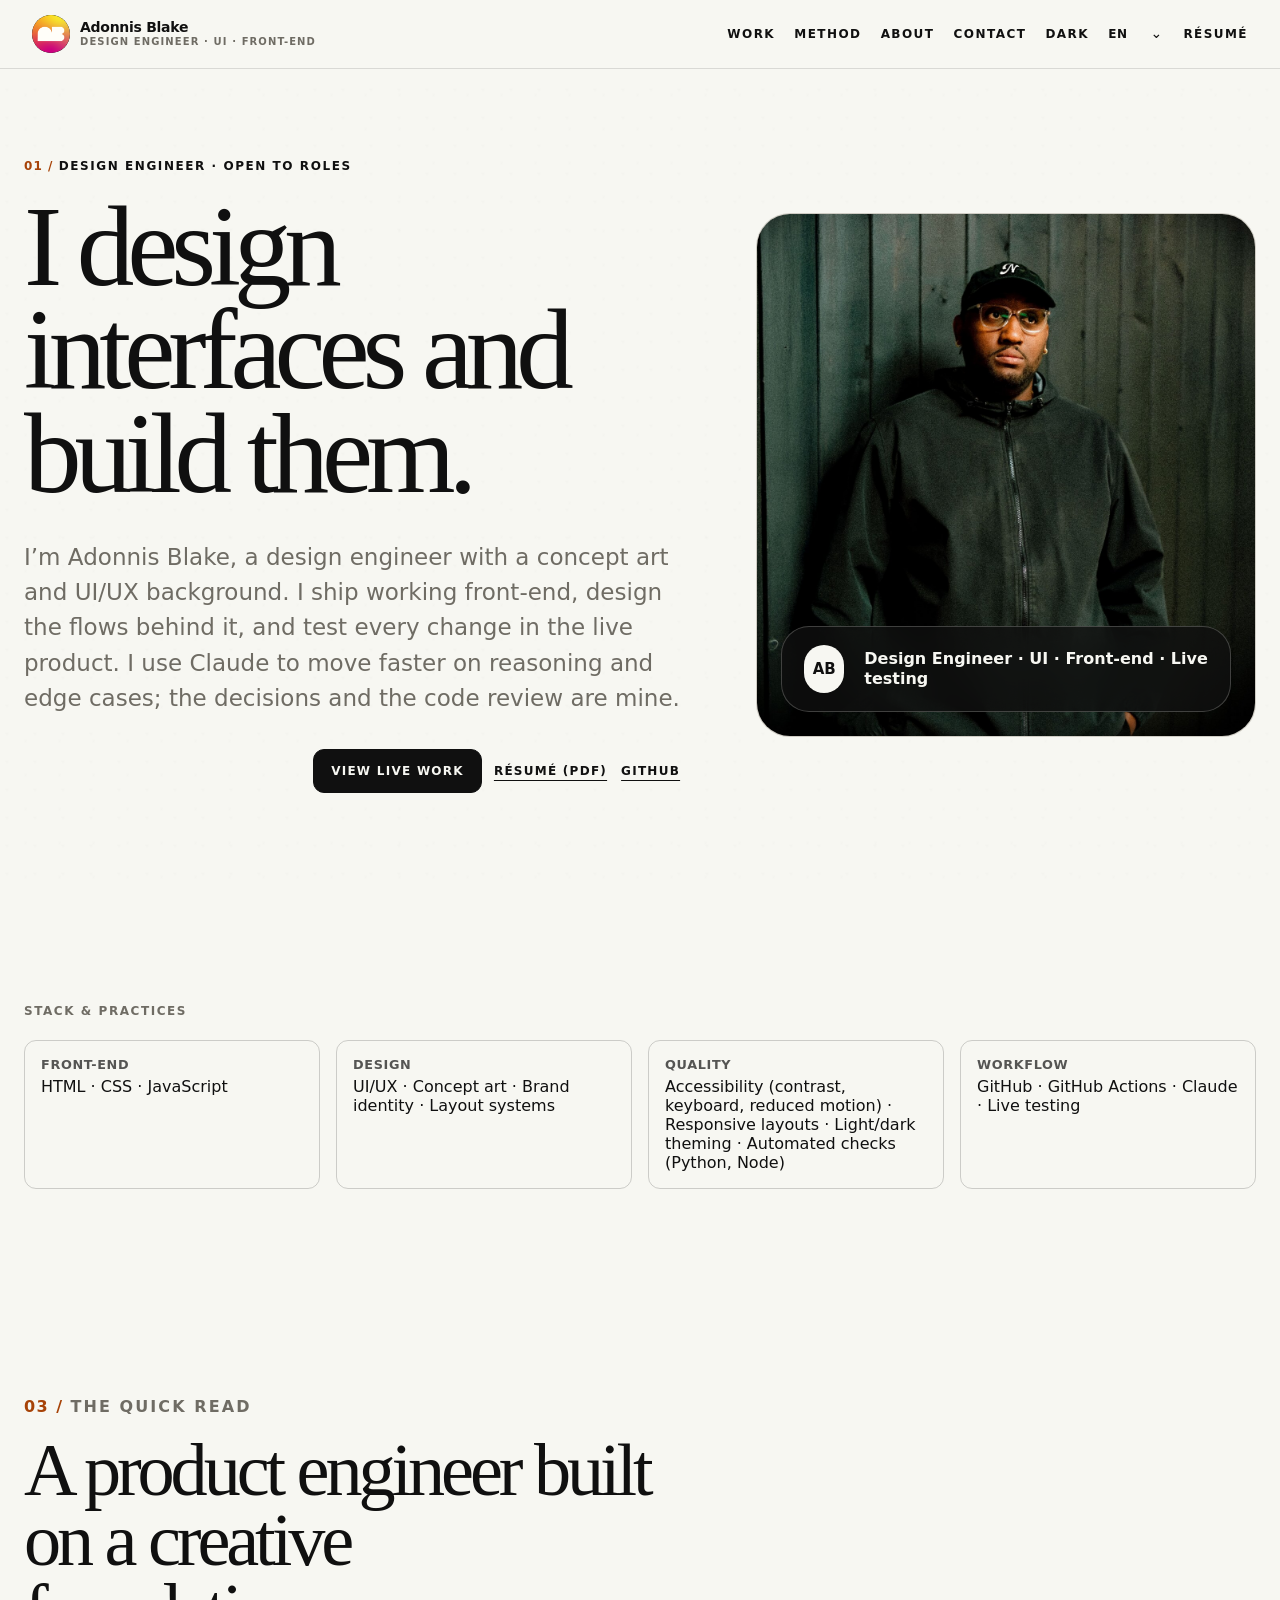
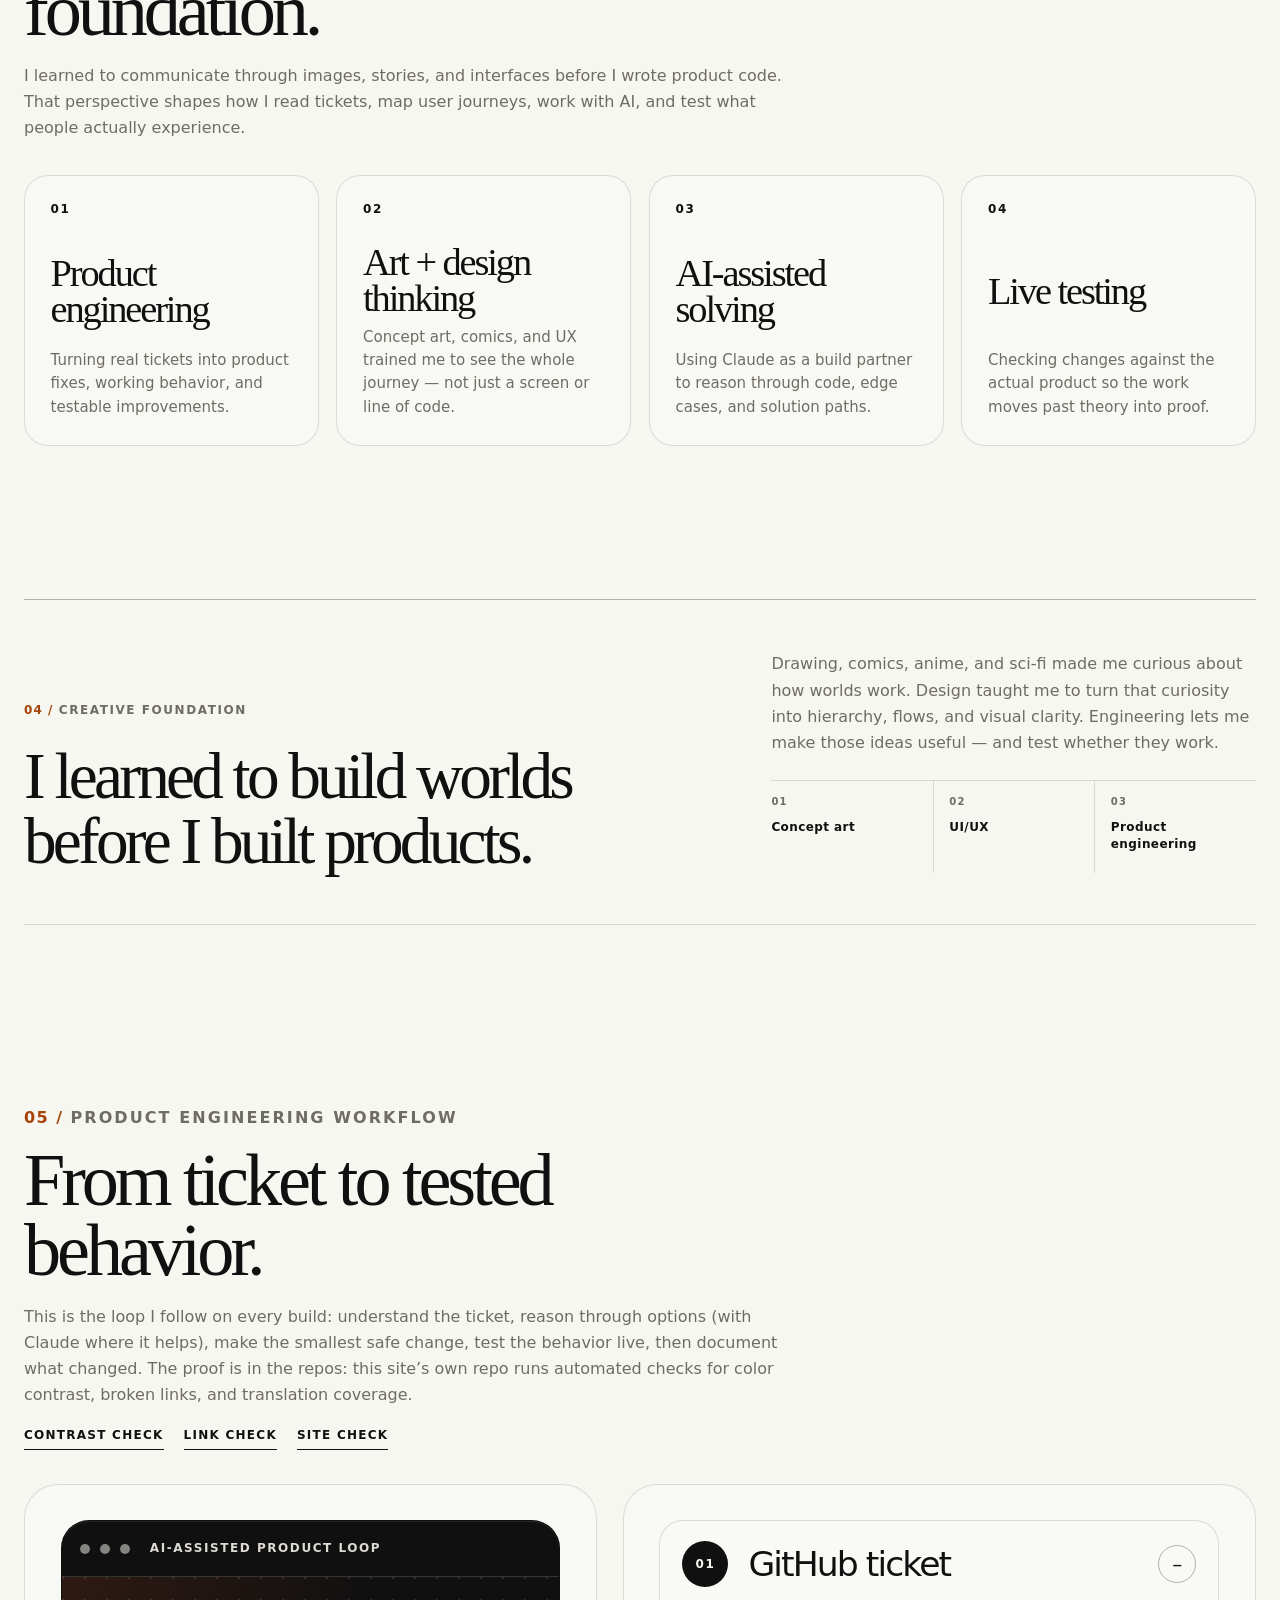
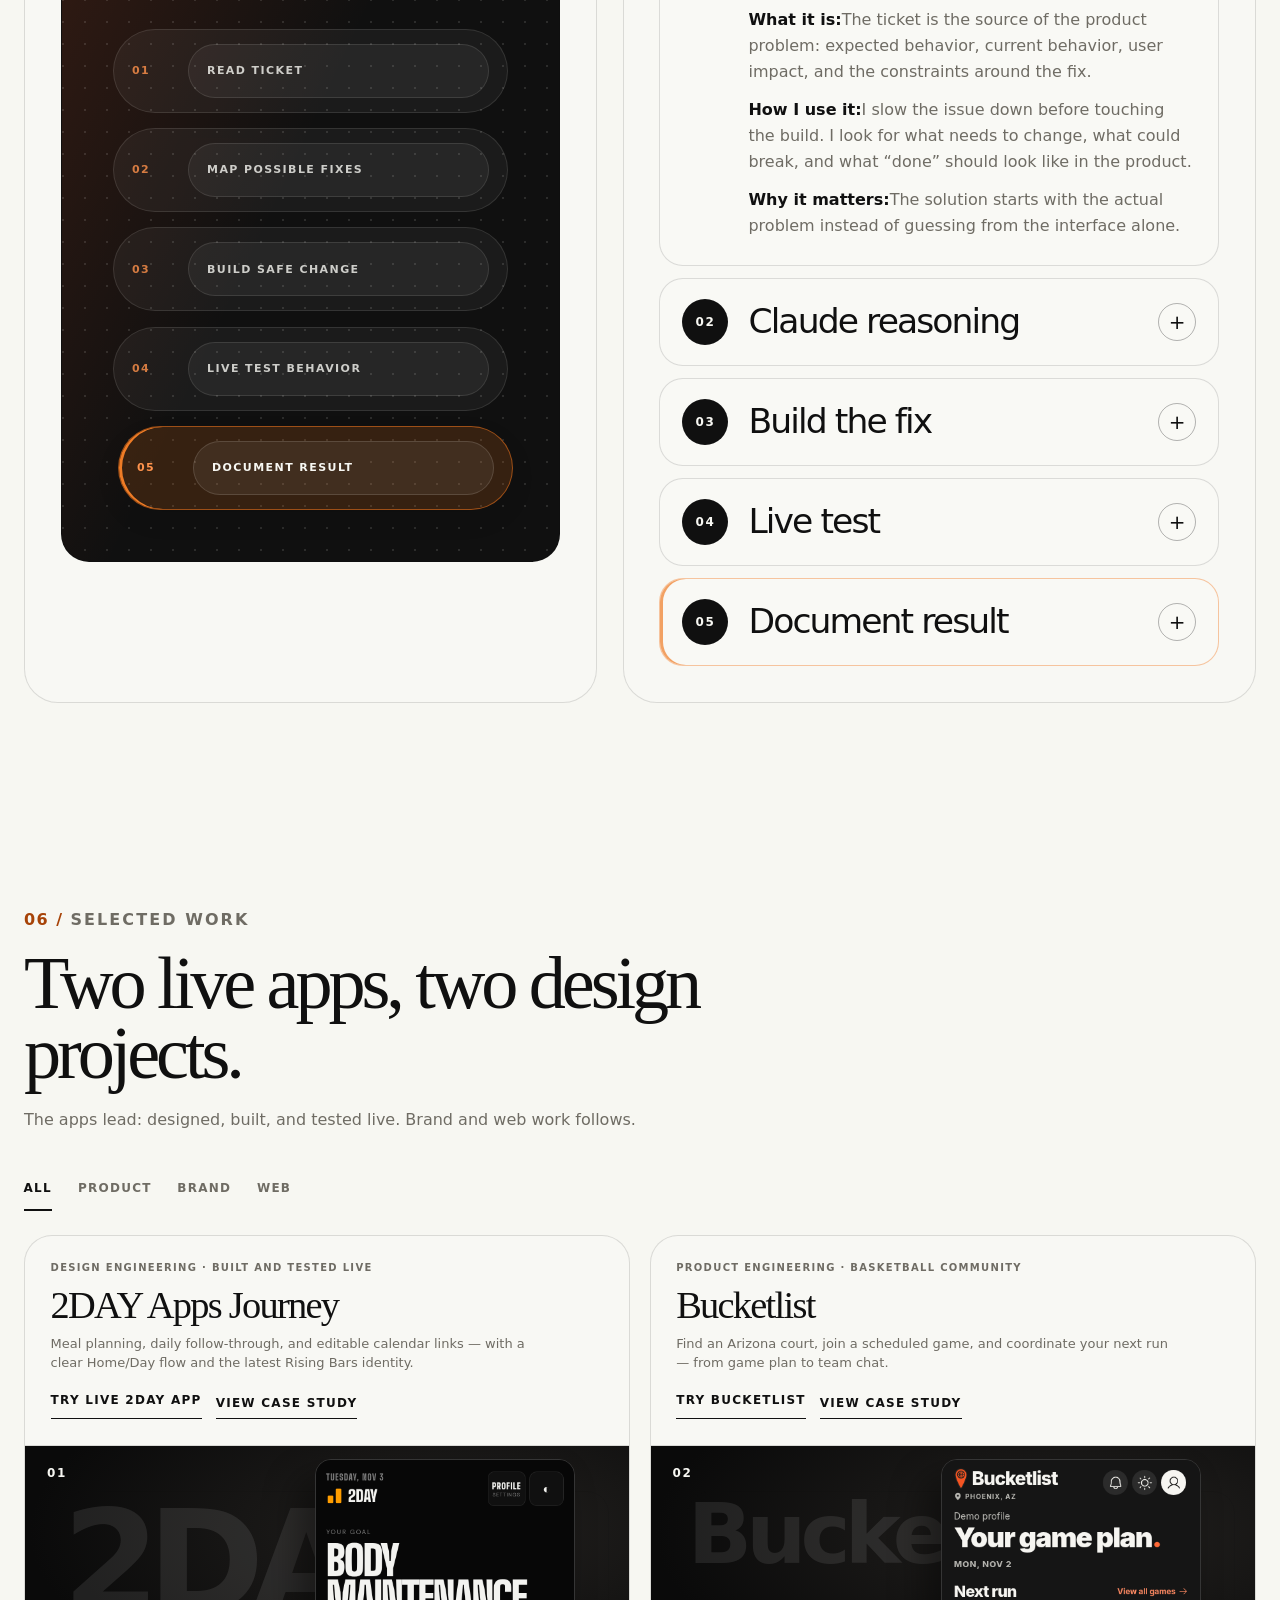
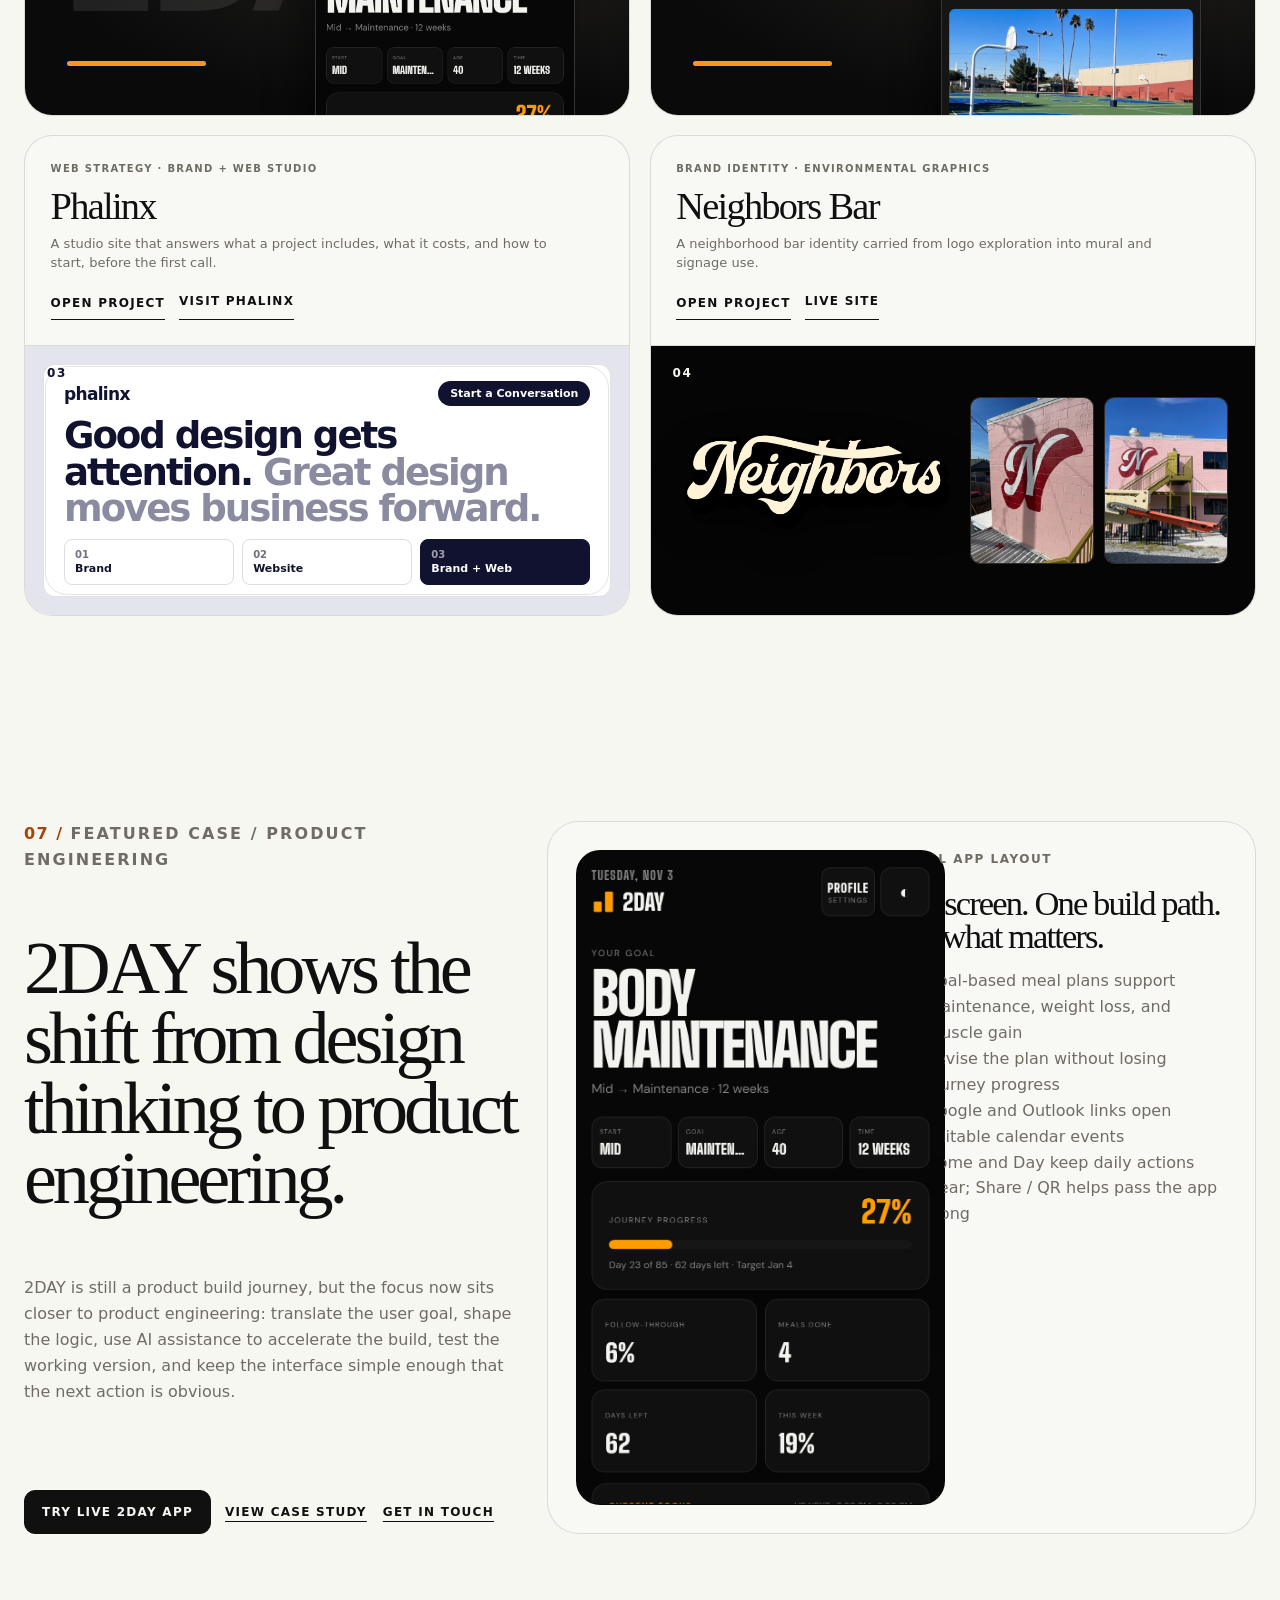
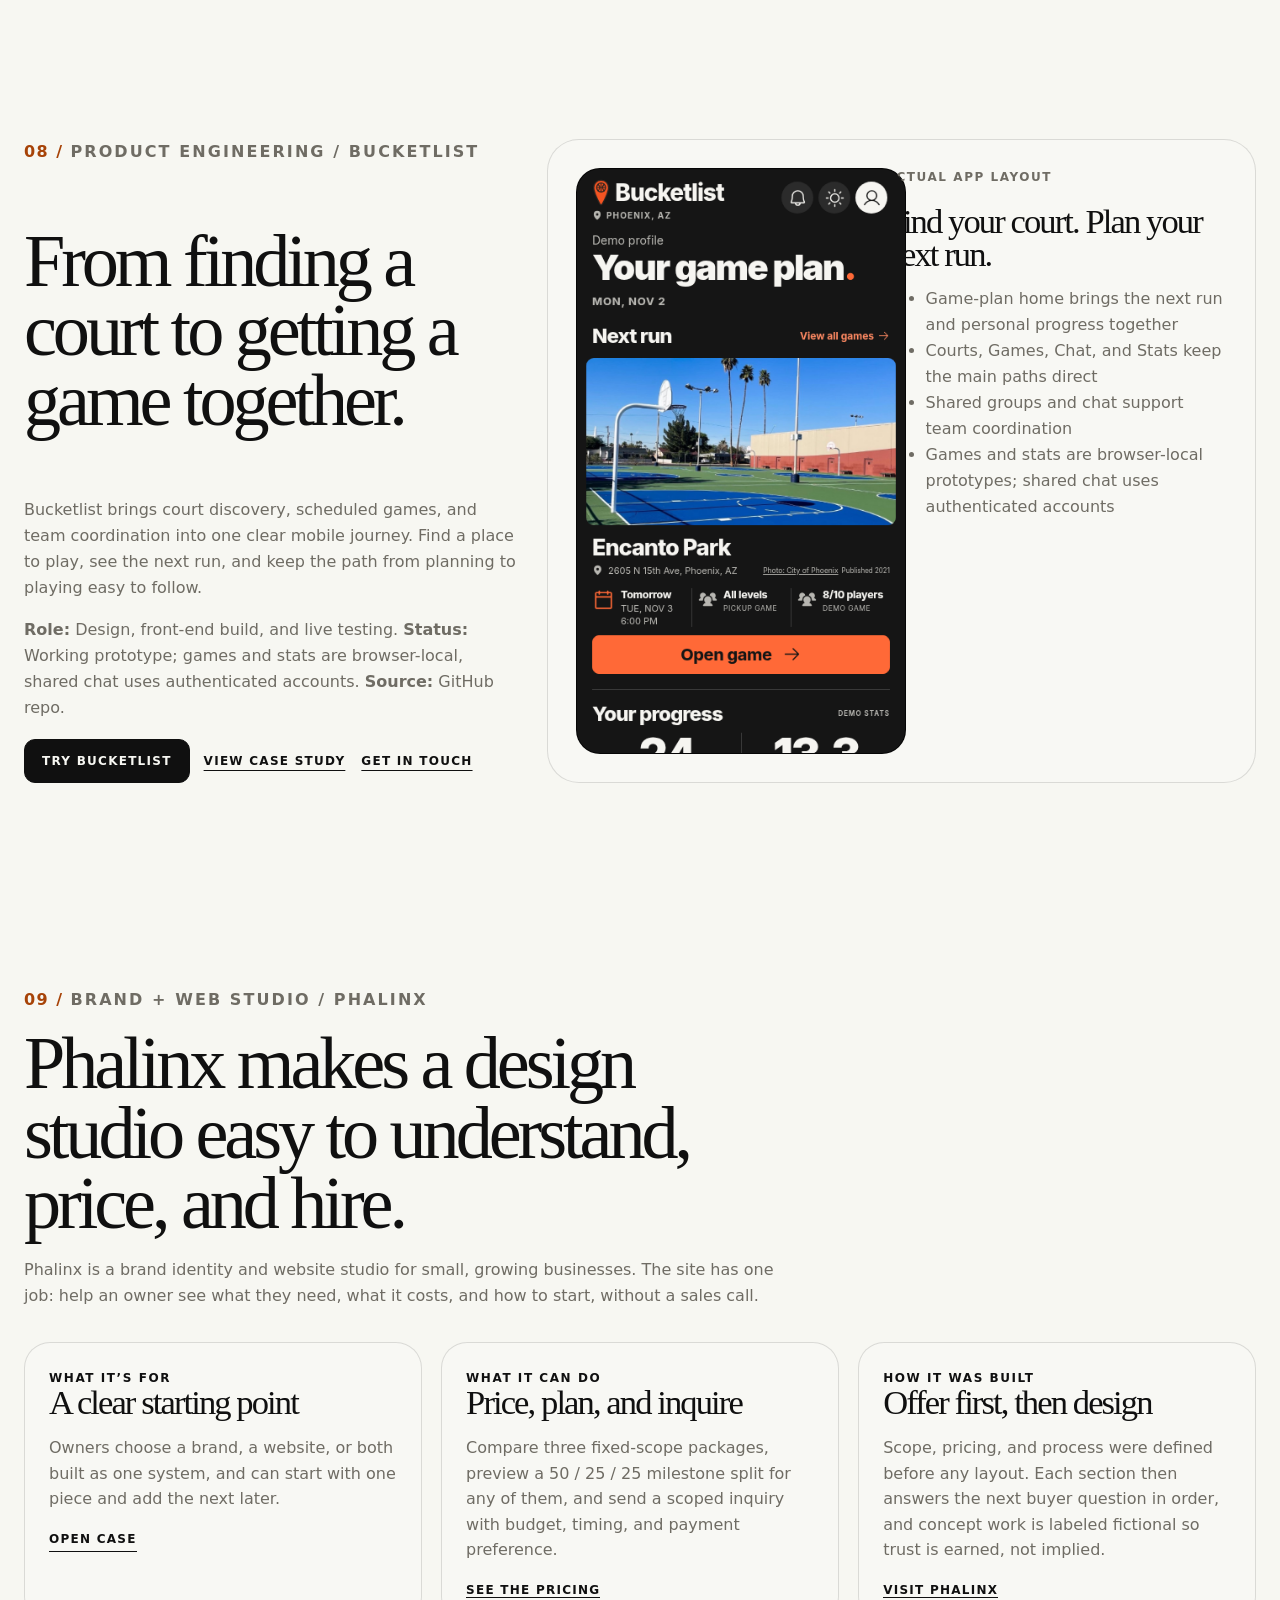
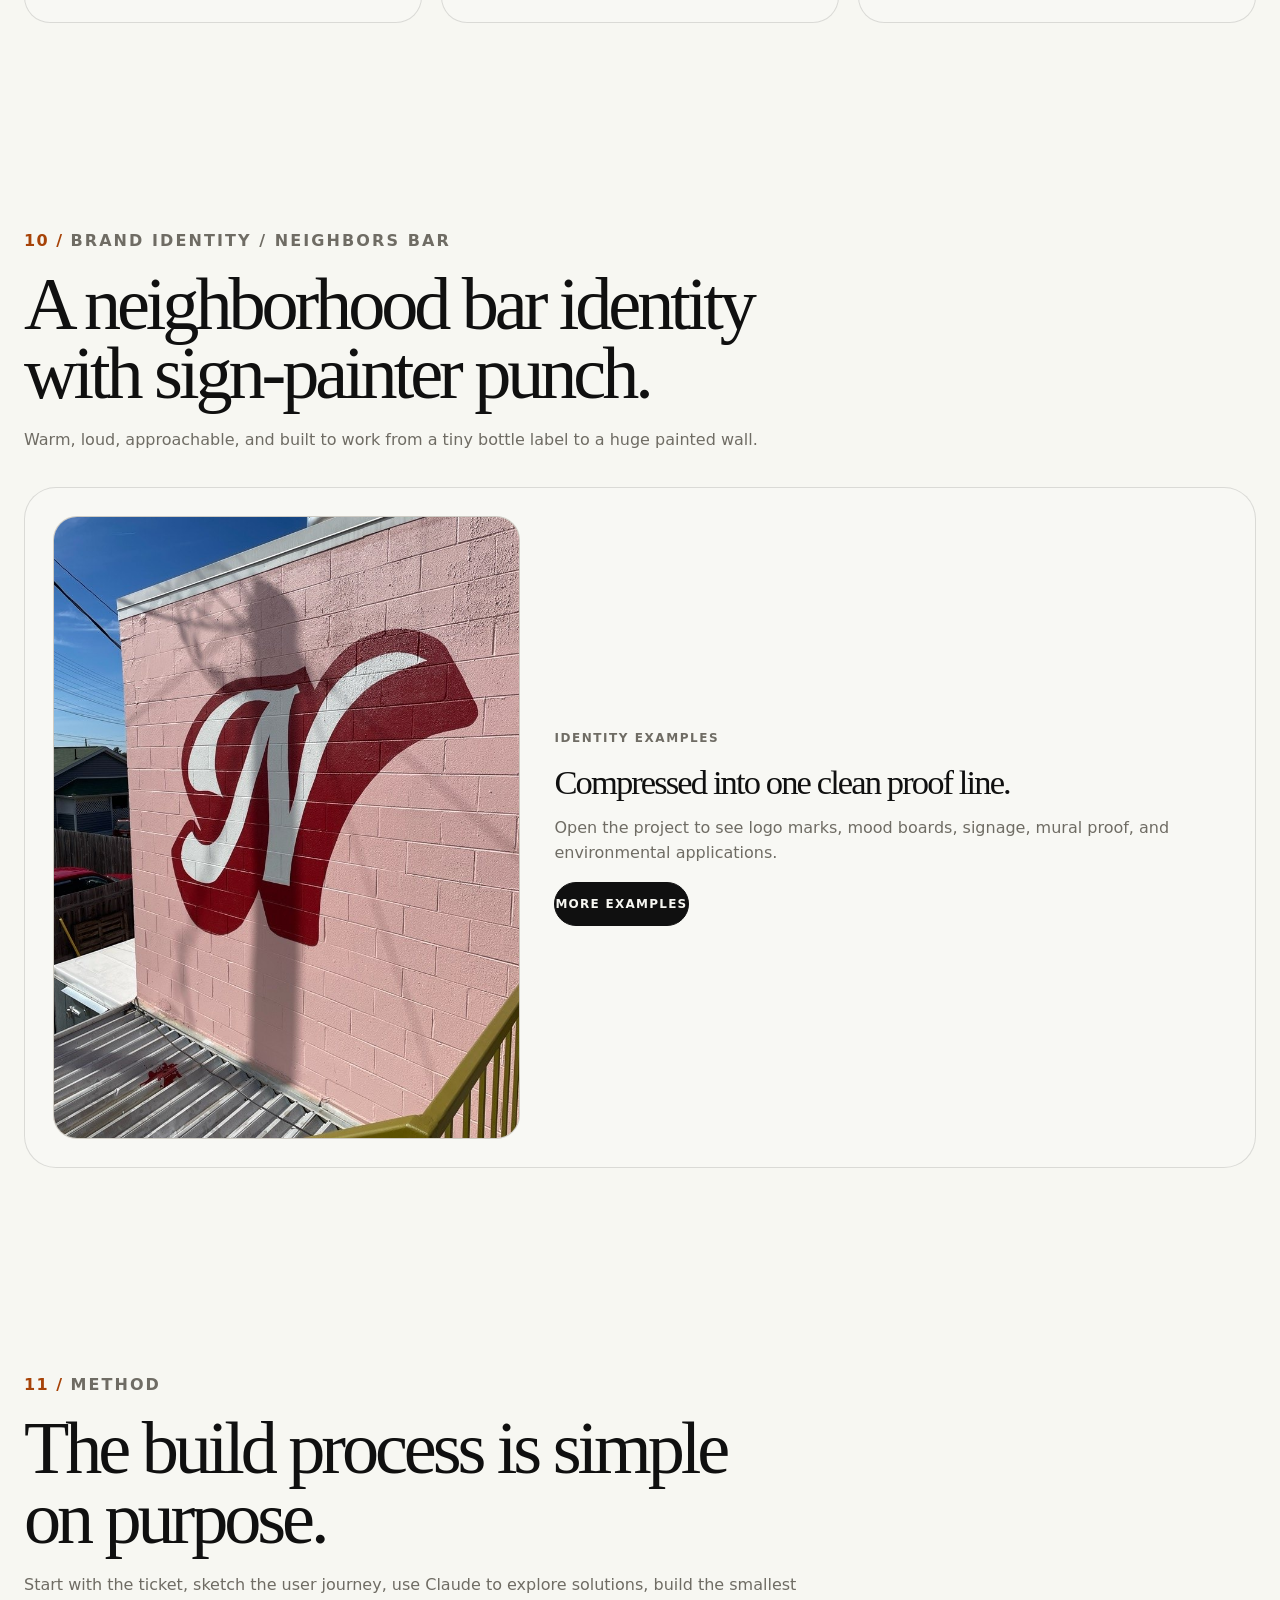
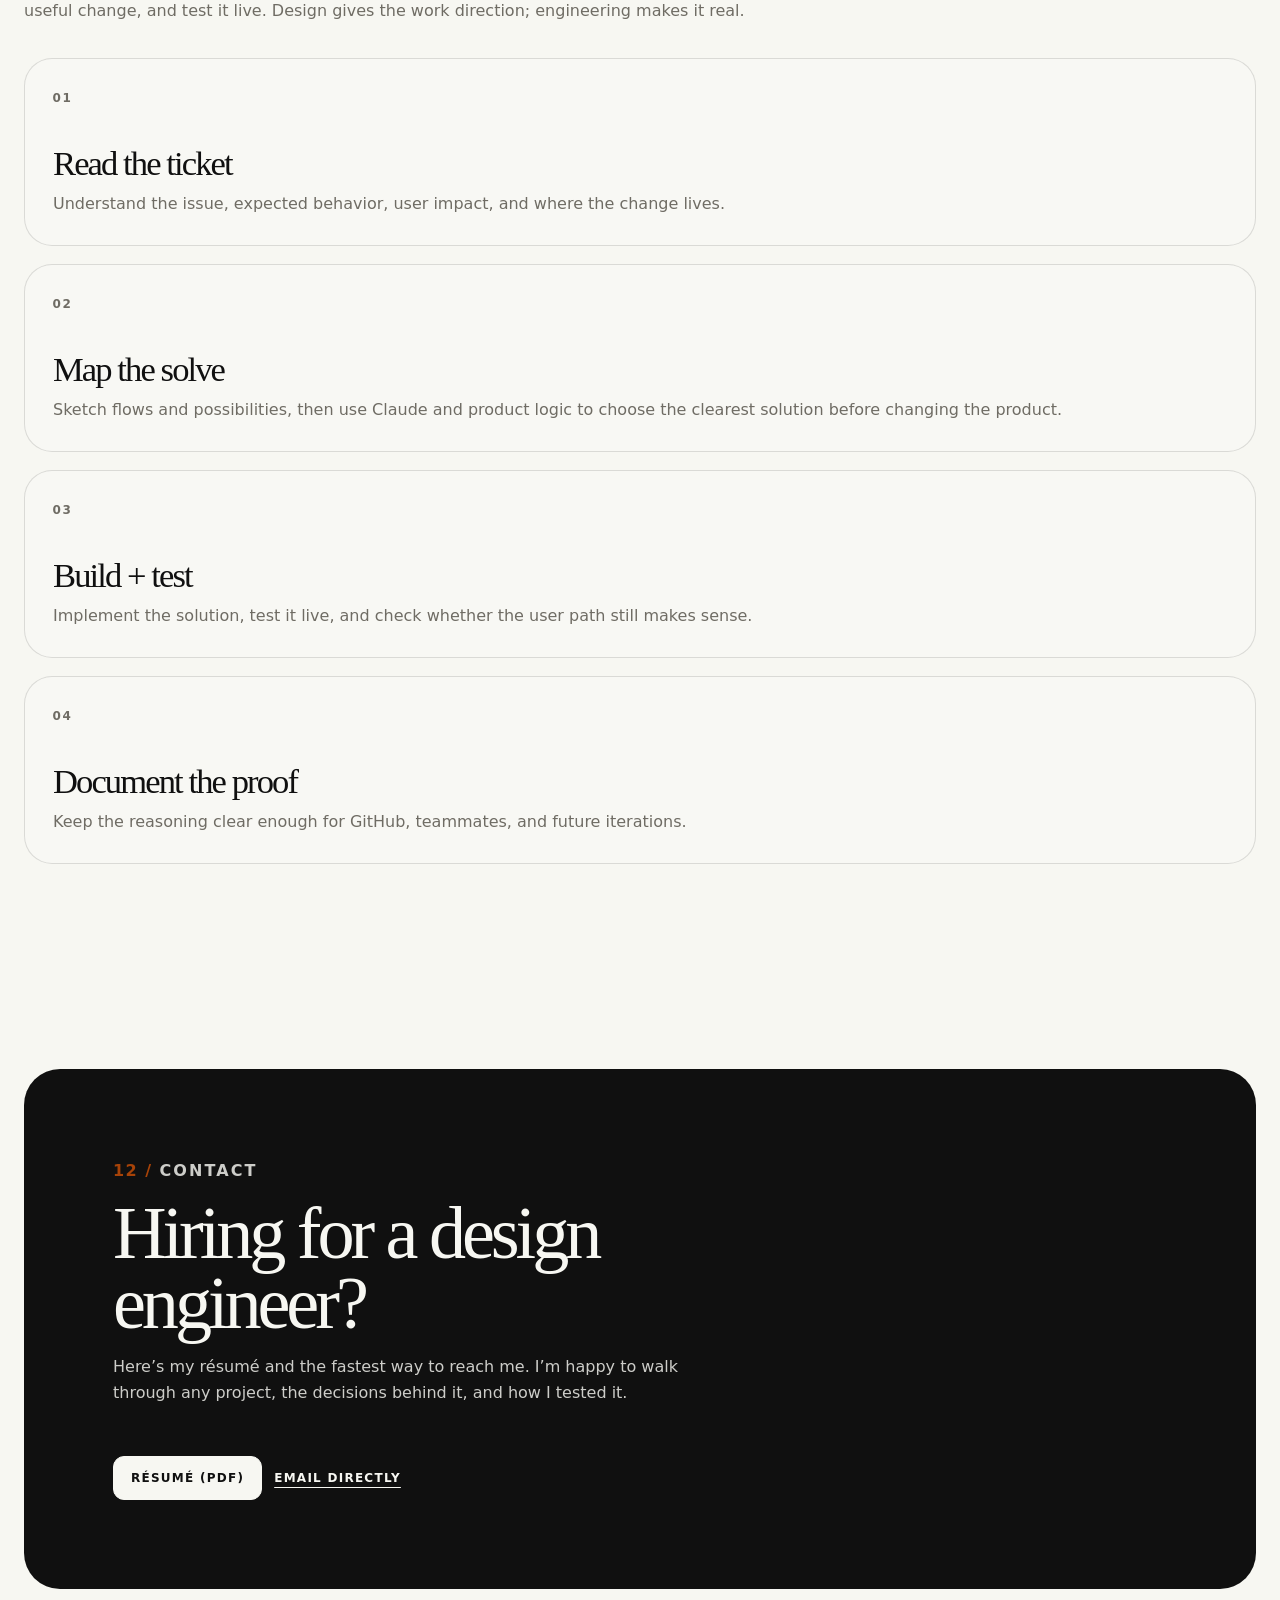
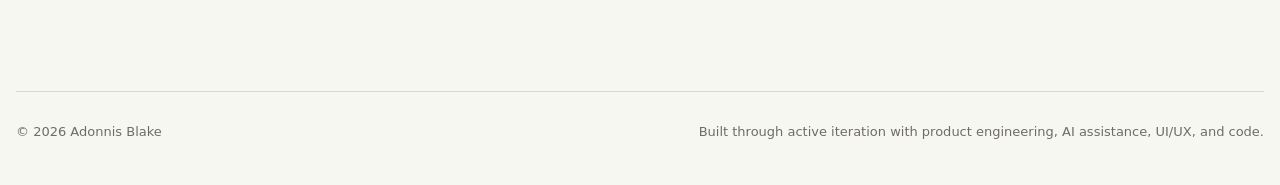
<file: index.html>
<!DOCTYPE html>
<html data-theme="light" lang="en">
<head>
<meta charset="utf-8"/>
<meta content="width=device-width, initial-scale=1" name="viewport"/><script>/* Match the saved theme before the first paint. */
try { const saved = localStorage.getItem('portfolio-theme'); if (saved === 'dark' || saved === 'light') document.documentElement.dataset.theme = saved; } catch (_) {}
</script>
<title>Adonnis Blake — Design Engineer | UI, front-end &amp; product prototyping</title>
<meta content="Design engineer who designs, builds, and ships product interfaces. Live apps, accessible front-end, and Claude-assisted workflows with every change tested live." name="description"/>
<meta content="Adonnis Blake — Design Engineer" property="og:title"/>
<meta content="I design interfaces and build them: live apps, accessible front-end, and changes tested in the real product." property="og:description"/>
<meta content="website" property="og:type"/>
<link href="assets/brand/adonnis-brand-icon.png" rel="icon" type="image/png"/>
<link href="assets/brand/adonnis-brand-icon.png" rel="apple-touch-icon"/>
<link as="image" href="assets/profile/adonnis-portrait.jpg" rel="preload"/>
<link href="styles.css?v=1c3d6984ef" rel="stylesheet"/><link href="interaction.css?v=c7dfd8cf5f" rel="stylesheet"/><link href="navigation.css?v=df268bb4ef" rel="stylesheet"/><link href="work-showcase.css?v=73d6e37c05" rel="stylesheet"/><link href="scroll-story.css?v=0881466326" rel="stylesheet"/>
<link href="theme-contrast.css?v=f7cd2ef5aa" rel="stylesheet"/><link href="studio-polish.css?v=4f4edba51f" rel="stylesheet"/>
<script type="application/ld+json">{"@context":"https://schema.org","@type":"Person","name":"Adonnis Blake","jobTitle":"Design Engineer","sameAs":["https://github.com/adoblake"],"email":"mailto:adoblake@gmail.com"}</script>
<style>
.stack-strip dl{display:grid;grid-template-columns:repeat(auto-fit,minmax(220px,1fr));gap:1rem;margin:1rem 0 0}
.stack-strip dl>div{padding:1rem;border:1px solid color-mix(in srgb,currentColor 18%,transparent);border-radius:12px}
.stack-strip dt{font-size:.8rem;font-weight:700;letter-spacing:.05em;text-transform:uppercase;opacity:.7}
.stack-strip dd{margin:.35rem 0 0}
.case-facts{font-size:.95rem;margin:1rem 0}
.evidence-links{margin-top:1rem;display:flex;flex-wrap:wrap;gap:.75rem 1.25rem}
</style>
</head>
<body>
<a class="skip" data-i18n="Skip to work" href="#work">Skip to work</a>
<div aria-hidden="true" class="grain"></div>
<header class="site-header" data-reveal="">
<a class="brand" href="index.html#top">
<span class="brand-mark"><img alt="" src="assets/brand/adonnis-brand-icon.png"/></span>
<span class="brand-copy"><strong>Adonnis Blake</strong><small data-i18n="Design Engineer · UI · Front-end">Design Engineer · UI · Front-end</small></span>
</a>
<nav aria-label="Primary navigation" class="site-nav">
<a data-i18n="Work" href="#work">Work</a>
<a data-i18n="Method" href="#method">Method</a>
<a data-i18n="About" href="about.html">About</a>
<a data-i18n="Contact" href="#contact">Contact</a>
<button class="theme-toggle" data-i18n="Dark" data-theme-toggle="" type="button">Dark</button>
<label class="language-control"><span class="sr-only" data-i18n="Website language">Website language</span><select aria-label="Website language" data-language-select=""><option value="en">EN</option><option value="es">ES</option><option value="fr">FR</option><option value="zh">中文</option><option value="ja">日本語</option></select></label><a class="button button-dark nav-project-button" href="assets/resume/adonnis-blake-resume.pdf" target="_blank" rel="noopener">Résumé</a>
</nav>
<button aria-controls="mobileNav" aria-expanded="false" class="menu-button" data-i18n="Menu" type="button">Menu</button>
</header>
<nav aria-label="Mobile navigation" class="mobile-nav" hidden id="mobileNav">
<a data-i18n="Work" href="#work">Work</a>
<a data-i18n="Method" href="#method">Method</a>
<a data-i18n="About" href="about.html">About</a>
<a data-i18n="Contact" href="#contact">Contact</a>
<button class="theme-toggle" data-i18n="Dark" data-theme-toggle="" type="button">Dark</button>
<label class="language-control"><span class="sr-only" data-i18n="Website language">Website language</span><select aria-label="Website language" data-language-select=""><option value="en">EN</option><option value="es">ES</option><option value="fr">FR</option><option value="zh">中文</option><option value="ja">日本語</option></select></label><a class="button button-dark" href="assets/resume/adonnis-blake-resume.pdf" target="_blank" rel="noopener">Résumé</a>
</nav>
<main id="top">
<section aria-label="Portfolio introduction" class="hero apple-hero">
<div class="hero-copy" data-reveal="">
<p class="eyebrow">Design Engineer · Open to roles</p>
<h1>I design interfaces and build them.</h1>
<p class="lead" data-i18n="I’m Adonnis Blake, a design engineer with a concept art and UI/UX background. I ship working front-end, design the flows behind it, and test every change in the live product. I use Claude to move faster on reasoning and edge cases; the decisions and the code review are mine.">I’m Adonnis Blake, a design engineer with a concept art and UI/UX background. I ship working front-end, design the flows behind it, and test every change in the live product. I use Claude to move faster on reasoning and edge cases; the decisions and the code review are mine.</p>
<div class="hero-actions"><a class="button button-dark" href="#work">View live work</a> <a class="button button-ghost" href="assets/resume/adonnis-blake-resume.pdf" target="_blank" rel="noopener">Résumé (PDF)</a> <a class="button button-ghost" href="https://github.com/adoblake" target="_blank" rel="noopener">GitHub</a></div>
</div>
<aside aria-label="Portfolio summary card" class="hero-product" data-reveal="">
<div class="hero-device">
<img alt="Portrait of Adonnis Blake" data-hero-parallax="" src="assets/profile/adonnis-portrait.jpg"/>
<div class="device-overlay">
<span>AB</span>
<p>Design Engineer · UI · Front-end · Live testing</p>
</div>
</div>
</aside>
</section>
<section aria-labelledby="stack-title" class="section stack-strip">
<p class="eyebrow" id="stack-title">Stack &amp; practices</p>
<!-- Add Figma, React, TypeScript, etc. here ONLY if you can discuss them in an interview. -->
<dl>
<div><dt>Front-end</dt><dd>HTML · CSS · JavaScript</dd></div>
<div><dt>Design</dt><dd>UI/UX · Concept art · Brand identity · Layout systems</dd></div>
<div><dt>Quality</dt><dd>Accessibility (contrast, keyboard, reduced motion) · Responsive layouts · Light/dark theming · Automated checks (Python, Node)</dd></div>
<div><dt>Workflow</dt><dd>GitHub · GitHub Actions · Claude · Live testing</dd></div>
</dl>
</section>
<section aria-labelledby="quick-read-title" class="section quick-read">
<div class="section-head compact" data-reveal="">
<p class="eyebrow" data-i18n="The quick read">The quick read</p>
<h2 data-i18n="A product engineer built on a creative foundation." id="quick-read-title">A product engineer built on a creative foundation.</h2>
<p data-i18n="I learned to communicate through images, stories, and interfaces before I wrote product code. That perspective shapes how I read tickets, map user journeys, work with AI, and test what people actually experience.">I learned to communicate through images, stories, and interfaces before I wrote product code. That perspective shapes how I read tickets, map user journeys, work with AI, and test what people actually experience.</p>
</div>
<div role="group" aria-label="Core creative lanes" class="feature-strip quick-lanes" data-reveal="">
<article><span>01</span><h3 data-i18n="Product engineering">Product engineering</h3><p data-i18n="Turning real tickets into product fixes, working behavior, and testable improvements.">Turning real tickets into product fixes, working behavior, and testable improvements.</p></article>
<article><span>02</span><h3 data-i18n="Art + design thinking">Art + design thinking</h3><p data-i18n="Concept art, comics, and UX trained me to see the whole journey — not just a screen or line of code.">Concept art, comics, and UX trained me to see the whole journey — not just a screen or line of code.</p></article>
<article><span>03</span><h3 data-i18n="AI-assisted solving">AI-assisted solving</h3><p data-i18n="Using Claude as a build partner to reason through code, edge cases, and solution paths.">Using Claude as a build partner to reason through code, edge cases, and solution paths.</p></article>
<article><span>04</span><h3 data-i18n="Live testing">Live testing</h3><p data-i18n="Checking changes against the actual product so the work moves past theory into proof.">Checking changes against the actual product so the work moves past theory into proof.</p></article>
</div>
</section>
<section aria-labelledby="creative-foundation-title" class="section creative-foundation">
<div class="creative-grid" data-reveal="">
<div class="creative-copy">
<p class="eyebrow" data-i18n="Creative foundation">Creative foundation</p>
<h2 id="creative-foundation-title" data-i18n="I learned to build worlds before I built products.">I learned to build worlds before I built products.</h2>
</div>
<div class="creative-support">
<p data-i18n="Drawing, comics, anime, and sci-fi made me curious about how worlds work. Design taught me to turn that curiosity into hierarchy, flows, and visual clarity. Engineering lets me make those ideas useful — and test whether they work.">Drawing, comics, anime, and sci-fi made me curious about how worlds work. Design taught me to turn that curiosity into hierarchy, flows, and visual clarity. Engineering lets me make those ideas useful — and test whether they work.</p>
<ol class="creative-path">
<li><span>01</span><strong data-i18n="Concept art">Concept art</strong></li>
<li><span>02</span><strong>UI/UX</strong></li>
<li><span>03</span><strong data-i18n="Product engineering">Product engineering</strong></li>
</ol>
</div>
</div>
</section>
<section aria-labelledby="skill-update-title" class="section skill-update">
<div class="section-head compact" data-reveal="">
<p class="eyebrow" data-i18n="Product engineering workflow">Product engineering workflow</p>
<h2 data-i18n="From ticket to tested behavior." id="skill-update-title">From ticket to tested behavior.</h2>
<p>This is the loop I follow on every build: understand the ticket, reason through options (with Claude where it helps), make the smallest safe change, test the behavior live, then document what changed. The proof is in the repos: this site’s own repo runs automated checks for color contrast, broken links, and translation coverage.</p><p class="evidence-links"><a class="text-button" href="https://github.com/adoblake/portfolio-pe/blob/main/check-theme-contrast.py" target="_blank" rel="noopener">Contrast check</a><a class="text-button" href="https://github.com/adoblake/portfolio-pe/blob/main/check-2day-links.js" target="_blank" rel="noopener">Link check</a><a class="text-button" href="https://github.com/adoblake/portfolio-pe/blob/main/check-site.py" target="_blank" rel="noopener">Site check</a></p>
</div>
<div class="engineering-workflow" data-reveal="">
<div role="group" aria-label="Product engineering workflow preview" aria-live="off" class="workflow-visual" data-workflow-scroll="">
<div class="workflow-window">
<div class="workflow-window-top">
<span></span><span></span><span></span>
<p data-i18n="AI-assisted product loop">AI-assisted product loop</p>
</div>
<ol aria-label="Product engineering workflow steps" class="workflow-code-lines">
<li class="is-current" data-workflow-step="1"><b>01</b><span data-i18n="Read ticket">Read ticket</span></li>
<li data-workflow-step="2"><b>02</b><span data-i18n="Map possible fixes">Map possible fixes</span></li>
<li data-workflow-step="3"><b>03</b><span data-i18n="Build safe change">Build safe change</span></li>
<li data-workflow-step="4"><b>04</b><span data-i18n="Live test behavior">Live test behavior</span></li>
<li data-workflow-step="5"><b>05</b><span data-i18n="Document result">Document result</span></li>
</ol>
</div>
</div>
<div role="group" aria-label="Product engineering focus areas" class="workflow-accordion">
<details class="workflow-tab is-current" data-step="1" open="">
<summary><span>01</span><strong data-i18n="GitHub ticket">GitHub ticket</strong></summary>
<div class="workflow-tab-body">
<p><b data-i18n="What it is:">What it is:</b><span data-i18n="The ticket is the source of the product problem: expected behavior, current behavior, user impact, and the constraints around the fix.">The ticket is the source of the product problem: expected behavior, current behavior, user impact, and the constraints around the fix.</span></p>
<p><b data-i18n="How I use it:">How I use it:</b><span data-i18n="I slow the issue down before touching the build. I look for what needs to change, what could break, and what “done” should look like in the product.">I slow the issue down before touching the build. I look for what needs to change, what could break, and what “done” should look like in the product.</span></p>
<p><b data-i18n="Why it matters:">Why it matters:</b><span data-i18n="The solution starts with the actual problem instead of guessing from the interface alone.">The solution starts with the actual problem instead of guessing from the interface alone.</span></p>
</div>
</details>
<details class="workflow-tab" data-step="2">
<summary><span>02</span><strong data-i18n="Claude reasoning">Claude reasoning</strong></summary>
<div class="workflow-tab-body">
<p><b data-i18n="What it is:">What it is:</b><span data-i18n="Claude is a reasoning and build partner that helps compare code paths, possible causes, edge cases, and implementation options.">Claude is a reasoning and build partner that helps compare code paths, possible causes, edge cases, and implementation options.</span></p>
<p><b data-i18n="How I use it:">How I use it:</b><span data-i18n="I use it like a senior pair-programming assistant: ask better questions, test assumptions, compare possible fixes, and avoid overbuilding the solution.">I use it like a senior pair-programming assistant: ask better questions, test assumptions, compare possible fixes, and avoid overbuilding the solution.</span></p>
<p><b data-i18n="Why it matters:">Why it matters:</b><span data-i18n="AI helps me move faster, but the work stays connected to the ticket, the user need, and the product behavior I need to prove.">AI helps me move faster, but the work stays connected to the ticket, the user need, and the product behavior I need to prove.</span></p>
</div>
</details>
<details class="workflow-tab" data-step="3">
<summary><span>03</span><strong data-i18n="Build the fix">Build the fix</strong></summary>
<div class="workflow-tab-body">
<p><b data-i18n="What it is:">What it is:</b><span data-i18n="The build step turns the reasoning into a working change: UI behavior, product logic, layout adjustment, or bug fix.">The build step turns the reasoning into a working change: UI behavior, product logic, layout adjustment, or bug fix.</span></p>
<p><b data-i18n="How I use it:">How I use it:</b><span data-i18n="I aim for the smallest safe change first. The goal is not to complicate the code — it is to make the product behave correctly.">I aim for the smallest safe change first. The goal is not to complicate the code — it is to make the product behave correctly.</span></p>
<p><b data-i18n="Why it matters:">Why it matters:</b><span data-i18n="Smaller changes are easier to review, easier to test, and easier to explain to the people depending on the product.">Smaller changes are easier to review, easier to test, and easier to explain to the people depending on the product.</span></p>
</div>
</details>
<details class="workflow-tab" data-step="4">
<summary><span>04</span><strong data-i18n="Live test">Live test</strong></summary>
<div class="workflow-tab-body">
<p><b data-i18n="What it is:">What it is:</b><span data-i18n="Live testing checks the change inside the actual product flow instead of only trusting the code, the mockup, or the AI suggestion.">Live testing checks the change inside the actual product flow instead of only trusting the code, the mockup, or the AI suggestion.</span></p>
<p><b data-i18n="How I use it:">How I use it:</b><span data-i18n="I test the before-and-after behavior, make sure the expected result happens, and watch for anything that feels confusing or broken for the user.">I test the before-and-after behavior, make sure the expected result happens, and watch for anything that feels confusing or broken for the user.</span></p>
<p><b data-i18n="Why it matters:">Why it matters:</b><span data-i18n="The work becomes proof-based: ticket → build → observed behavior.">The work becomes proof-based: ticket → build → observed behavior.</span></p>
</div>
</details>
<details class="workflow-tab" data-step="5">
<summary><span>05</span><strong data-i18n="Document result">Document result</strong></summary>
<div class="workflow-tab-body">
<p><b data-i18n="What it is:">What it is:</b><span data-i18n="Documentation explains what changed, why it changed, how it was tested, and what someone else should know when reviewing the work.">Documentation explains what changed, why it changed, how it was tested, and what someone else should know when reviewing the work.</span></p>
<p><b data-i18n="How I use it:">How I use it:</b><span data-i18n="I capture the important decisions, test notes, and product behavior so the solution is easier to review, revisit, and build on later.">I capture the important decisions, test notes, and product behavior so the solution is easier to review, revisit, and build on later.</span></p>
<p><b data-i18n="Why it matters:">Why it matters:</b><span data-i18n="Clear documentation turns a fix into shared understanding — and that is where design judgment supports engineering work.">Clear documentation turns a fix into shared understanding — and that is where design judgment supports engineering work.</span></p>
</div>
</details>
</div>
</div>
</section>
<section aria-labelledby="selected-work-title" class="section work-section" id="work" tabindex="-1">
<div class="section-head compact" data-reveal="">
<p class="eyebrow" data-i18n="Selected work">Selected work</p>
<h2 id="selected-work-title">Two live apps, two design projects.</h2>
<p>The apps lead: designed, built, and tested live. Brand and web work follows.</p>
</div>
<div role="group" aria-label="Project filters" class="filter-row" data-reveal="">
<button class="filter active" data-filter="all" data-i18n="All" type="button">All</button>
<button class="filter" data-filter="product" data-i18n="Product" type="button">Product</button>
<button class="filter" data-filter="brand" data-i18n="Brand" type="button">Brand</button>
<button class="filter" data-filter="web" data-i18n="Web" type="button">Web</button>
</div>
<div role="group" aria-label="Selected projects" class="work-grid">
<article class="project-card" data-category="product" data-modal="twoday" data-reveal="">
<a class="project-visual has-image visual-twoday" href="https://adoblake.github.io/2DAY-APP/" target="_blank" rel="noopener noreferrer" data-i18n-aria-label="01 — Try live 2DAY app" aria-label="01 — Try live 2DAY app">
<span aria-hidden="true" class="project-number">01</span>
<img alt="2DAY Apps actual home layout preview" loading="lazy" src="assets/2day/2day-home-v12-1.png"/>
</a>
<div class="project-info">
<p>Design Engineering · Built and tested live</p>
<h3>2DAY Apps Journey</h3>
<span data-i18n="Meal planning, daily follow-through, and editable calendar links — with a clear Home/Day flow and the latest Rising Bars identity.">Meal planning, daily follow-through, and editable calendar links — with a clear Home/Day flow and the latest Rising Bars identity.</span>
<div class="card-actions">
<a class="text-button" data-i18n="Try live 2DAY app" href="https://adoblake.github.io/2DAY-APP/" rel="noopener noreferrer" target="_blank">Try live 2DAY app</a>
<button class="text-button" data-i18n="View case study" data-modal-open="twoday" type="button">View case study</button>
</div>
</div>
</article>
<article class="project-card" data-category="product" data-modal="bucketlist" data-reveal="">
<a class="project-visual has-image visual-bucketlist" href="https://adoblake.github.io/bucketlist/" target="_blank" rel="noopener noreferrer" data-i18n-aria-label="02 — Try Bucketlist" aria-label="02 — Try Bucketlist">
<span aria-hidden="true" class="project-number">02</span>
<img alt="Bucketlist game-plan screen showing the next basketball run at Encanto Park" loading="lazy" src="assets/bucketlist/game-plan-dark.png"/>
</a>
<div class="project-info">
<p data-i18n="Product Engineering · Basketball Community">Product Engineering · Basketball Community</p>
<h3>Bucketlist</h3>
<span data-i18n="Find an Arizona court, join a scheduled game, and coordinate your next run — from game plan to team chat.">Find an Arizona court, join a scheduled game, and coordinate your next run — from game plan to team chat.</span>
<div class="card-actions">
<a class="text-button" data-i18n="Try BUCKETLIST" href="https://adoblake.github.io/bucketlist/" target="_blank" rel="noopener noreferrer">Try BUCKETLIST</a>
<button class="text-button" data-i18n="View case study" data-modal-open="bucketlist" type="button">View case study</button>
</div>
</div>
</article>
<article class="project-card" data-category="web" data-modal="phalinx" data-reveal="">
<div class="project-visual visual-phalinx" data-modal-open="phalinx">
<span aria-hidden="true" class="project-number">03</span>
<div aria-hidden="true" class="phalinx-mini">
<div class="phalinx-preview-nav"><strong>phalinx</strong><i>Start a Conversation</i></div>
<p class="phalinx-preview-headline">Good design gets attention. <span>Great design moves business forward.</span></p>
<div class="phalinx-preview-tiers"><i><b>01</b>Brand</i><i><b>02</b>Website</i><i><b>03</b>Brand + Web</i></div>
</div>
</div>
<div class="project-info">
<p data-i18n="Web Strategy · Brand + Web Studio">Web Strategy · Brand + Web Studio</p>
<h3>Phalinx</h3>
<span data-i18n="A studio site that answers what a project includes, what it costs, and how to start, before the first call.">A studio site that answers what a project includes, what it costs, and how to start, before the first call.</span>
<div class="card-actions">
<button class="text-button" data-i18n="Open project" data-modal-open="phalinx" type="button">Open project</button>
<a class="text-button" data-i18n="Visit Phalinx" href="https://phalinx.space/" rel="noopener noreferrer" target="_blank">Visit Phalinx</a>
</div>
</div>
</article>
<article class="project-card" data-category="brand" data-modal="neighbors" data-reveal="">
<button data-i18n-aria-label="04 — View Neighbors Bar image" aria-label="04 — View Neighbors Bar image" class="project-visual has-image visual-neighbor" data-caption="Neighbors Bar — custom wordmark exploration" data-image="assets/neighbors/neighbors-wordmark.png" type="button">
<span aria-hidden="true" class="project-number">04</span>
<div aria-hidden="true" class="neighbor-preview">
<img alt="" class="neighbor-wordmark" loading="lazy" src="assets/neighbors/neighbors-wordmark.png"/>
<div class="neighbor-preview-strip">
<img alt="" loading="lazy" src="assets/neighbors/neighbors-wall-close.jpg"/>
<img alt="" loading="lazy" src="assets/neighbors/neighbors-building.jpg"/>
</div>
</div>
</button>
<div class="project-info">
<p data-i18n="Brand Identity · Environmental Graphics">Brand Identity · Environmental Graphics</p>
<h3>Neighbors Bar</h3>
<span data-i18n="A neighborhood bar identity carried from logo exploration into mural and signage use.">A neighborhood bar identity carried from logo exploration into mural and signage use.</span>
<div class="card-actions">
<button class="text-button" data-i18n="Open project" data-modal-open="neighbors" type="button">Open project</button>
<a class="text-button" data-i18n="Live site" href="https://neighborsgso.com/" rel="noreferrer" target="_blank">Live site</a>
</div>
</div>
</article>
</div>
</section>
<section aria-labelledby="twoday-title" class="section product-section split-case app-case" id="twoday-case">
<div class="case-copy" data-reveal="">
<p class="eyebrow" data-i18n="Featured case / Product Engineering">Featured case / Product Engineering</p>
<h2 data-i18n="2DAY shows the shift from design thinking to product engineering." id="twoday-title">2DAY shows the shift from design thinking to product engineering.</h2>
<p data-i18n="2DAY is still a product build journey, but the focus now sits closer to product engineering: translate the user goal, shape the logic, use AI assistance to accelerate the build, test the working version, and keep the interface simple enough that the next action is obvious.">2DAY is still a product build journey, but the focus now sits closer to product engineering: translate the user goal, shape the logic, use AI assistance to accelerate the build, test the working version, and keep the interface simple enough that the next action is obvious.</p>
<p class="case-facts"><strong>Role:</strong> Design, front-end build, and live testing. <strong>Status:</strong> Live on GitHub Pages. <strong>Source:</strong> <a href="https://github.com/adoblake/2DAY-APP" target="_blank" rel="noopener">GitHub repo</a>.</p>
<!-- TODO: add "Key decision" (what you chose, what you rejected, why) and "Result" (a real number or what you would measure next) -->
<div class="case-actions">
<a class="button button-dark" data-i18n="Try live 2DAY app" href="https://adoblake.github.io/2DAY-APP/" rel="noopener noreferrer" target="_blank">Try live 2DAY app</a>
<button class="button button-ghost" data-i18n="View case study" data-modal-open="twoday" type="button">View case study</button>
<button class="button button-ghost" data-inquiry-open="" type="button">Get in touch</button>
</div>
</div>
<div class="app-showcase" data-reveal="">
<a class="app-proof" href="https://adoblake.github.io/2DAY-APP/" target="_blank" rel="noopener noreferrer" data-i18n-aria-label="Try live 2DAY app" aria-label="Try live 2DAY app">
<img alt="Current 2DAY Home screen with Rising Bars branding, maintenance goal, journey progress, and current focus" loading="lazy" src="assets/2day/2day-home-v12-1.png"/>
</a>
<div class="app-proof-notes">
<p class="eyebrow" data-i18n="Actual app layout">Actual app layout</p>
<h3 data-i18n="One screen. One build path. Test what matters.">One screen. One build path. Test what matters.</h3>
<ul>
<li data-i18n="Goal-based meal plans support maintenance, weight loss, and muscle gain">Goal-based meal plans support maintenance, weight loss, and muscle gain</li>
<li data-i18n="Revise the plan without losing journey progress">Revise the plan without losing journey progress</li>
<li data-i18n="Google and Outlook links open editable calendar events">Google and Outlook links open editable calendar events</li>
<li data-i18n="Home and Day keep daily actions clear; Share / QR helps pass the app along">Home and Day keep daily actions clear; Share / QR helps pass the app along</li>
</ul>
</div>
</div>
</section>
<section aria-labelledby="bucketlist-title" class="section product-section split-case app-case" id="bucketlist-case">
<div class="case-copy" data-reveal="">
<p class="eyebrow" data-i18n="Product engineering / Bucketlist">Product engineering / Bucketlist</p>
<h2 data-i18n="From finding a court to getting a game together." id="bucketlist-title">From finding a court to getting a game together.</h2>
<p data-i18n="Bucketlist brings court discovery, scheduled games, and team coordination into one clear mobile journey. Find a place to play, see the next run, and keep the path from planning to playing easy to follow.">Bucketlist brings court discovery, scheduled games, and team coordination into one clear mobile journey. Find a place to play, see the next run, and keep the path from planning to playing easy to follow.</p>
<p class="case-facts"><strong>Role:</strong> Design, front-end build, and live testing. <strong>Status:</strong> Working prototype; games and stats are browser-local, shared chat uses authenticated accounts. <strong>Source:</strong> <a href="https://github.com/adoblake/bucketlist" target="_blank" rel="noopener">GitHub repo</a>.</p>
<!-- TODO: add "Key decision" and "Result" -->
<div class="case-actions">
<a class="button button-dark" data-i18n="Try BUCKETLIST" href="https://adoblake.github.io/bucketlist/" target="_blank" rel="noopener noreferrer">Try BUCKETLIST</a>
<button class="button button-ghost" data-i18n="View case study" data-modal-open="bucketlist" type="button">View case study</button>
<button class="button button-ghost" data-inquiry-open="" type="button">Get in touch</button>
</div>
</div>
<div class="app-showcase" data-reveal="">
<a class="app-proof" href="https://adoblake.github.io/bucketlist/" target="_blank" rel="noopener noreferrer" data-i18n-aria-label="Try BUCKETLIST" aria-label="Try BUCKETLIST">
<img alt="Bucketlist game-plan home with the next basketball run and demonstration progress" loading="lazy" src="assets/bucketlist/game-plan-dark.png"/>
</a>
<div class="app-proof-notes">
<p class="eyebrow" data-i18n="Actual app layout">Actual app layout</p>
<h3 data-i18n="Find your court. Plan your next run.">Find your court. Plan your next run.</h3>
<ul>
<li data-i18n="Game-plan home brings the next run and personal progress together">Game-plan home brings the next run and personal progress together</li>
<li data-i18n="Courts, Games, Chat, and Stats keep the main paths direct">Courts, Games, Chat, and Stats keep the main paths direct</li>
<li data-i18n="Shared groups and chat support team coordination">Shared groups and chat support team coordination</li>
<li data-i18n="Games and stats are browser-local prototypes; shared chat uses authenticated accounts">Games and stats are browser-local prototypes; shared chat uses authenticated accounts</li>
</ul>
</div>
</div>
</section>
<section aria-labelledby="phalinx-title" class="section simple-case" id="phalinx-case">
<div class="section-head compact" data-reveal="">
<p class="eyebrow" data-i18n="Brand + web studio / Phalinx">Brand + web studio / Phalinx</p>
<h2 data-i18n="Phalinx makes a design studio easy to understand, price, and hire." id="phalinx-title">Phalinx makes a design studio easy to understand, price, and hire.</h2>
<p data-i18n="Phalinx is a brand identity and website studio for small, growing businesses. The site has one job: help an owner see what they need, what it costs, and how to start, without a sales call.">Phalinx is a brand identity and website studio for small, growing businesses. The site has one job: help an owner see what they need, what it costs, and how to start, without a sales call.</p>
</div>
<div class="bento-grid" data-reveal="">
<article><span data-i18n="What it’s for">What it’s for</span><h3 data-i18n="A clear starting point">A clear starting point</h3><p data-i18n="Owners choose a brand, a website, or both built as one system, and can start with one piece and add the next later.">Owners choose a brand, a website, or both built as one system, and can start with one piece and add the next later.</p><button class="text-button" data-i18n="Open case" data-modal-open="phalinx" type="button">Open case</button></article>
<article><span data-i18n="What it can do">What it can do</span><h3 data-i18n="Price, plan, and inquire">Price, plan, and inquire</h3><p data-i18n="Compare three fixed-scope packages, preview a 50 / 25 / 25 milestone split for any of them, and send a scoped inquiry with budget, timing, and payment preference.">Compare three fixed-scope packages, preview a 50 / 25 / 25 milestone split for any of them, and send a scoped inquiry with budget, timing, and payment preference.</p><a class="text-button" data-i18n="See the pricing" href="https://phalinx.space/#packages" rel="noopener noreferrer" target="_blank">See the pricing</a></article>
<article><span data-i18n="How it was built">How it was built</span><h3 data-i18n="Offer first, then design">Offer first, then design</h3><p data-i18n="Scope, pricing, and process were defined before any layout. Each section then answers the next buyer question in order, and concept work is labeled fictional so trust is earned, not implied.">Scope, pricing, and process were defined before any layout. Each section then answers the next buyer question in order, and concept work is labeled fictional so trust is earned, not implied.</p><a class="text-button" data-i18n="Visit Phalinx" href="https://phalinx.space/" rel="noopener noreferrer" target="_blank">Visit Phalinx</a></article>
</div>
</section>
<section aria-labelledby="neighbors-title" class="section simple-case" id="neighbors-case">
<div class="section-head compact" data-reveal="">
<p class="eyebrow" data-i18n="Brand identity / Neighbors Bar">Brand identity / Neighbors Bar</p>
<h2 data-i18n="A neighborhood bar identity with sign-painter punch." id="neighbors-title">A neighborhood bar identity with sign-painter punch.</h2>
<p data-i18n="Warm, loud, approachable, and built to work from a tiny bottle label to a huge painted wall.">Warm, loud, approachable, and built to work from a tiny bottle label to a huge painted wall.</p>
</div>
<div class="feature-panel" data-reveal="">
<button data-caption="Neighbors wall mark — corrected orientation" data-image="assets/neighbors/neighbors-wall-close.jpg"><img alt="Neighbors wall mark on pink brick" loading="lazy" src="assets/neighbors/neighbors-wall-close.jpg"/></button>
<div>
<p class="eyebrow" data-i18n="Identity examples">Identity examples</p>
<h3 data-i18n="Compressed into one clean proof line.">Compressed into one clean proof line.</h3>
<p data-i18n="Open the project to see logo marks, mood boards, signage, mural proof, and environmental applications.">Open the project to see logo marks, mood boards, signage, mural proof, and environmental applications.</p>
<button class="button button-dark" data-i18n="More examples" data-modal-open="neighbors" type="button">More examples</button>
</div>
</div>
</section>

<section aria-labelledby="method-title" class="section method-section" id="method">
<div class="section-head compact" data-reveal="">
<p class="eyebrow" data-i18n="Method">Method</p>
<h2 data-i18n="The build process is simple on purpose." id="method-title">The build process is simple on purpose.</h2>
<p data-i18n="Start with the ticket, sketch the user journey, use Claude to explore solutions, build the smallest useful change, and test it live. Design gives the work direction; engineering makes it real.">Start with the ticket, sketch the user journey, use Claude to explore solutions, build the smallest useful change, and test it live. Design gives the work direction; engineering makes it real.</p>
</div>
<div class="method-list" data-reveal="">
<article><span>01</span><h3 data-i18n="Read the ticket">Read the ticket</h3><p data-i18n="Understand the issue, expected behavior, user impact, and where the change lives.">Understand the issue, expected behavior, user impact, and where the change lives.</p></article>
<article><span>02</span><h3 data-i18n="Map the solve">Map the solve</h3><p data-i18n="Sketch flows and possibilities, then use Claude and product logic to choose the clearest solution before changing the product.">Sketch flows and possibilities, then use Claude and product logic to choose the clearest solution before changing the product.</p></article>
<article><span>03</span><h3 data-i18n="Build + test">Build + test</h3><p data-i18n="Implement the solution, test it live, and check whether the user path still makes sense.">Implement the solution, test it live, and check whether the user path still makes sense.</p></article>
<article><span>04</span><h3 data-i18n="Document the proof">Document the proof</h3><p data-i18n="Keep the reasoning clear enough for GitHub, teammates, and future iterations.">Keep the reasoning clear enough for GitHub, teammates, and future iterations.</p></article>
</div>
</section>
<section aria-labelledby="contact-title" class="section contact-section" id="contact">
<div class="contact-card" data-reveal="">
<p class="eyebrow" data-i18n="Contact">Contact</p>
<h2 id="contact-title">Hiring for a design engineer?</h2>
<p>Here’s my résumé and the fastest way to reach me. I’m happy to walk through any project, the decisions behind it, and how I tested it.</p>
<div class="contact-actions">
<a class="button button-paper" href="assets/resume/adonnis-blake-resume.pdf" target="_blank" rel="noopener">Résumé (PDF)</a>
<a class="button button-outline-paper" data-i18n="Email directly" href="mailto:adoblake@gmail.com">Email directly</a>
</div>
</div>
</section>
</main>
<footer class="site-footer">
<span>© 2026 Adonnis Blake</span>
<span data-i18n="Built through active iteration with product engineering, AI assistance, UI/UX, and code.">Built through active iteration with product engineering, AI assistance, UI/UX, and code.</span>
</footer>
<div aria-hidden="true" aria-labelledby="projectModalTitle" aria-modal="true" class="modal" hidden inert id="projectModal" role="dialog">
<div class="modal-backdrop" data-modal-close=""></div>
<article class="modal-panel" role="document">
<button class="modal-close" data-i18n="Close" data-modal-close="" type="button">Close</button>
<p class="eyebrow" id="projectModalKicker"></p>
<h2 id="projectModalTitle"></h2>
<p id="projectModalIntro"></p>
<div class="modal-meta" id="projectModalMeta"></div>
<div class="modal-body" id="projectModalBody"></div>
<div class="examples-shell" id="modalExamplesShell">
<div class="examples-line">
<div><p class="eyebrow" data-i18n="Visual examples">Visual examples</p><p data-i18n="Open the examples only when you want the full proof board." id="projectModalExamplesNote">Open the examples only when you want the full proof board.</p></div>
<button aria-expanded="false" class="button button-dark" data-i18n="More" aria-controls="projectModalExamples" id="modalExamplesToggle" type="button">More</button>
</div>
<div aria-hidden="true" class="examples-panel" id="projectModalExamples"></div>
</div>
<div class="modal-actions" id="projectModalActions"></div>
</article>
</div>
<div aria-hidden="true" aria-labelledby="imageModalCaption" aria-modal="true" class="modal image-modal" hidden inert id="imageModal" role="dialog">
<div class="modal-backdrop" data-image-close=""></div>
<figure class="image-panel">
<button class="modal-close" data-i18n="Close" data-image-close="" type="button">Close</button>
<img alt="" id="imageModalImg">
<figcaption id="imageModalCaption"></figcaption>
</figure>
</div>
<div aria-hidden="true" aria-labelledby="inquiryTitle" aria-modal="true" class="modal inquiry-modal" hidden inert id="inquiryModal" role="dialog">
<div class="modal-backdrop" data-inquiry-close=""></div>
<article class="modal-panel inquiry-panel" role="document">
<button class="modal-close" data-i18n="Close" data-inquiry-close="" type="button">Close</button>
<p class="eyebrow" data-i18n="Start a project">Start a project</p>
<h2 data-i18n="Send the basics." id="inquiryTitle">Send the basics.</h2>
<p data-i18n="Nothing overcomplicated. Tell me what you’re building, what kind of help you need, and where the project stands.">Nothing overcomplicated. Tell me what you’re building, what kind of help you need, and where the project stands.</p>
<form class="inquiry-form" id="inquiryForm">
<label><span data-i18n="Name">Name</span><input data-i18n-placeholder="Your name" autocomplete="name" name="name" placeholder="Your name" required="" type="text"/></label>
<label><span data-i18n="Email">Email</span><input data-i18n-placeholder="you@email.com" autocomplete="email" name="email" placeholder="you@email.com" required="" type="email"/></label>
<label><span data-i18n="Project type">Project type</span><select name="type"><option>Full-time design engineer role</option><option>Contract / freelance</option><option>Product engineering / UI UX</option><option>Brand identity</option><option>Website / landing page</option><option>Creative direction / brand system</option><option>Not sure yet</option></select></label>
<label><span data-i18n="Timeline">Timeline</span><select name="timeline"><option>Just exploring</option><option>This month</option><option>1–3 months</option><option>3+ months</option></select></label>
<label><span data-i18n="Budget / scope">Budget / scope</span><select name="budget"><option>Small focused pass</option><option>Medium project</option><option>Large / ongoing build</option><option>Need help scoping</option></select></label>
<label class="full"><span data-i18n="Message">Message</span><textarea data-i18n-placeholder="What are you trying to make? What should people understand?" name="message" placeholder="What are you trying to make? What should people understand?" required="" rows="5"></textarea></label>
<button class="button button-dark full" data-i18n="Prepare email" type="submit">Prepare email</button>
</form>
</article>
</div>
<script src="i18n.js?v=c0856e7f4c"></script><script src="script.js?v=4e777afbd8"></script><script src="scroll-story.js?v=0416132216" defer></script>
</body>
</html>
</file>
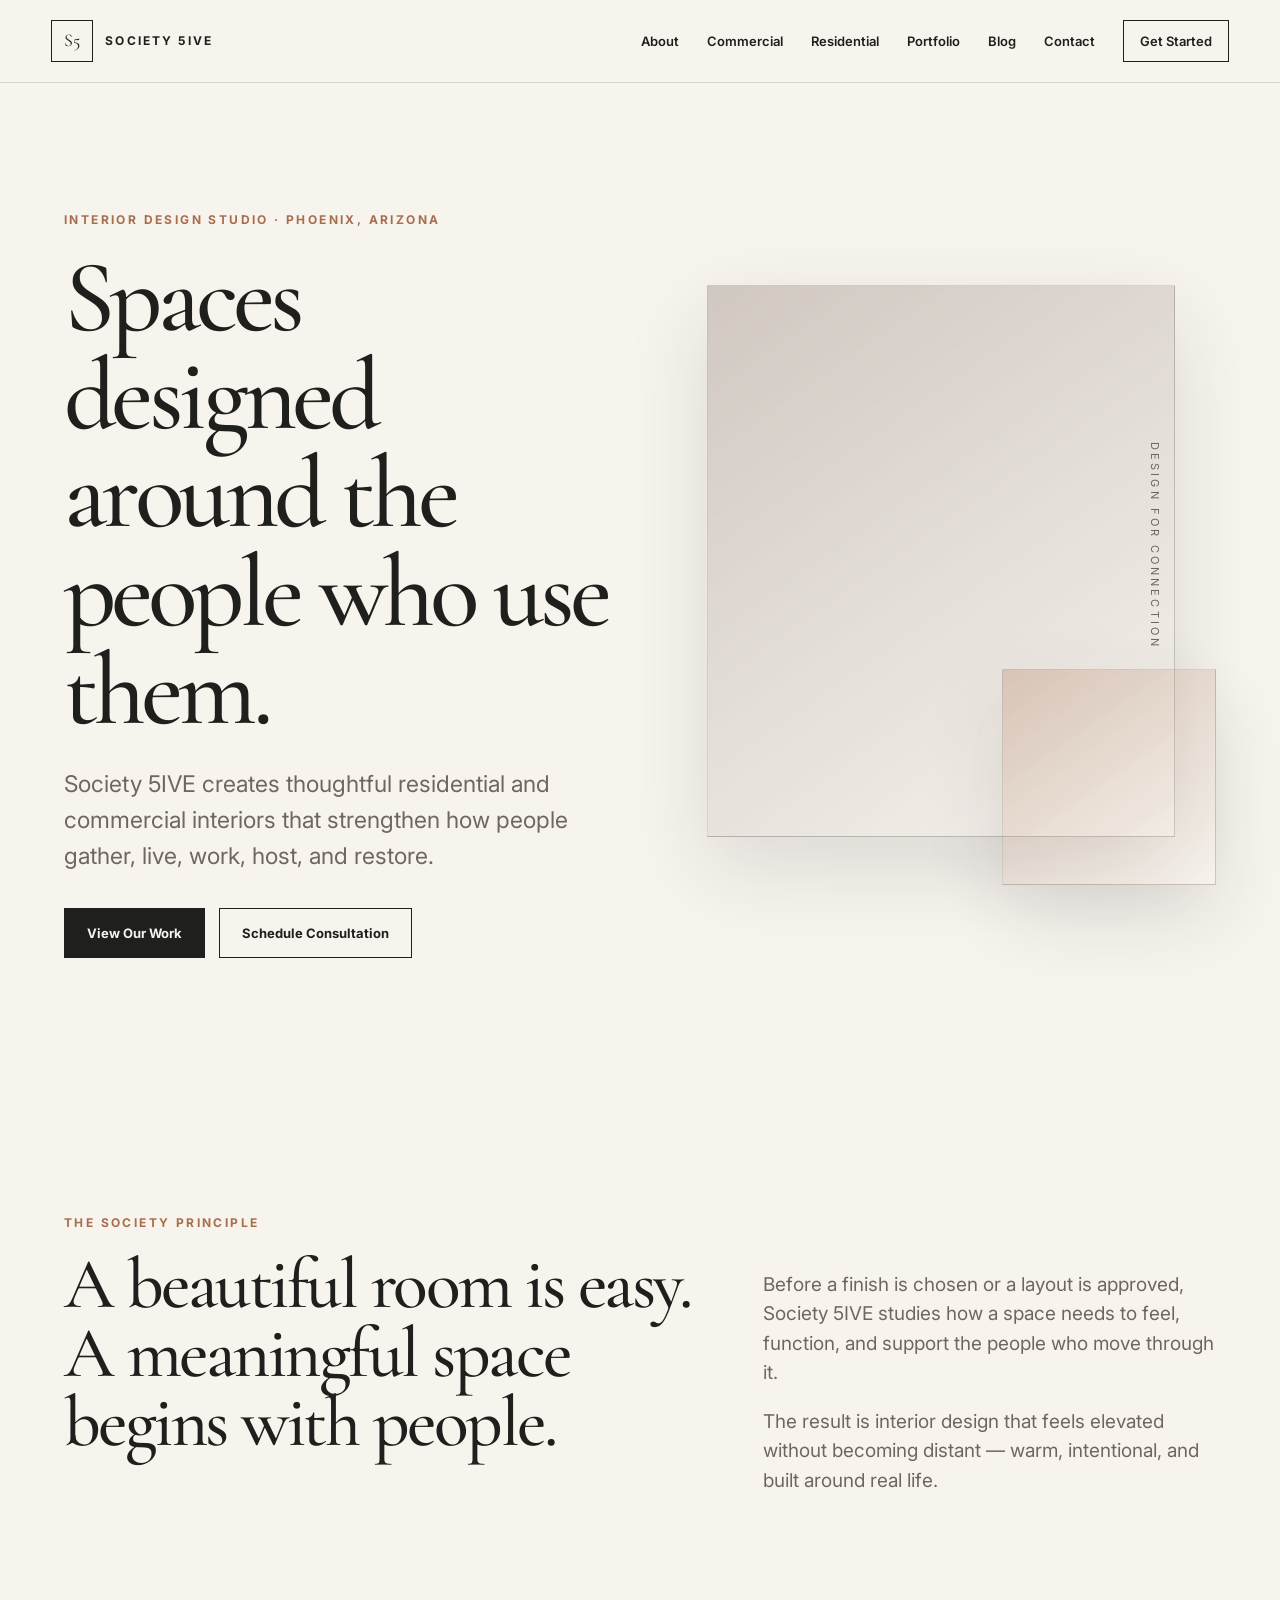
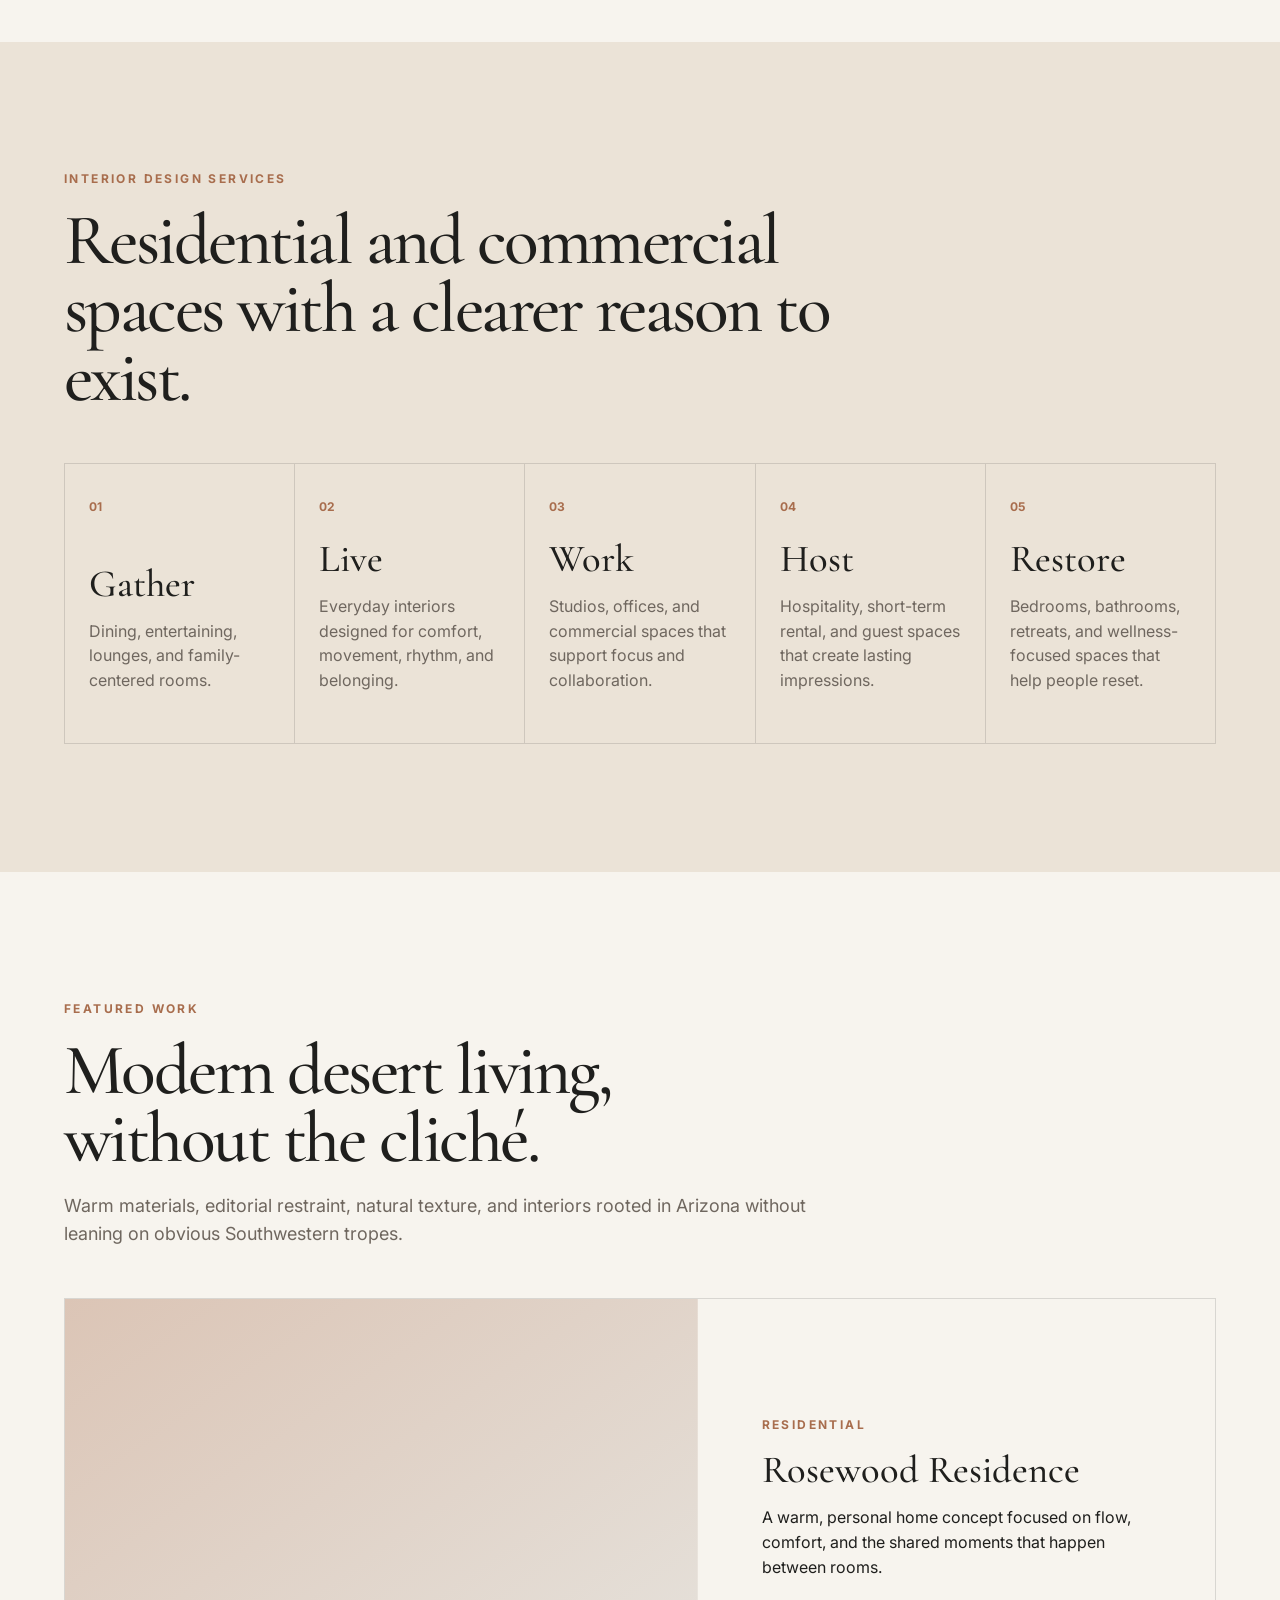
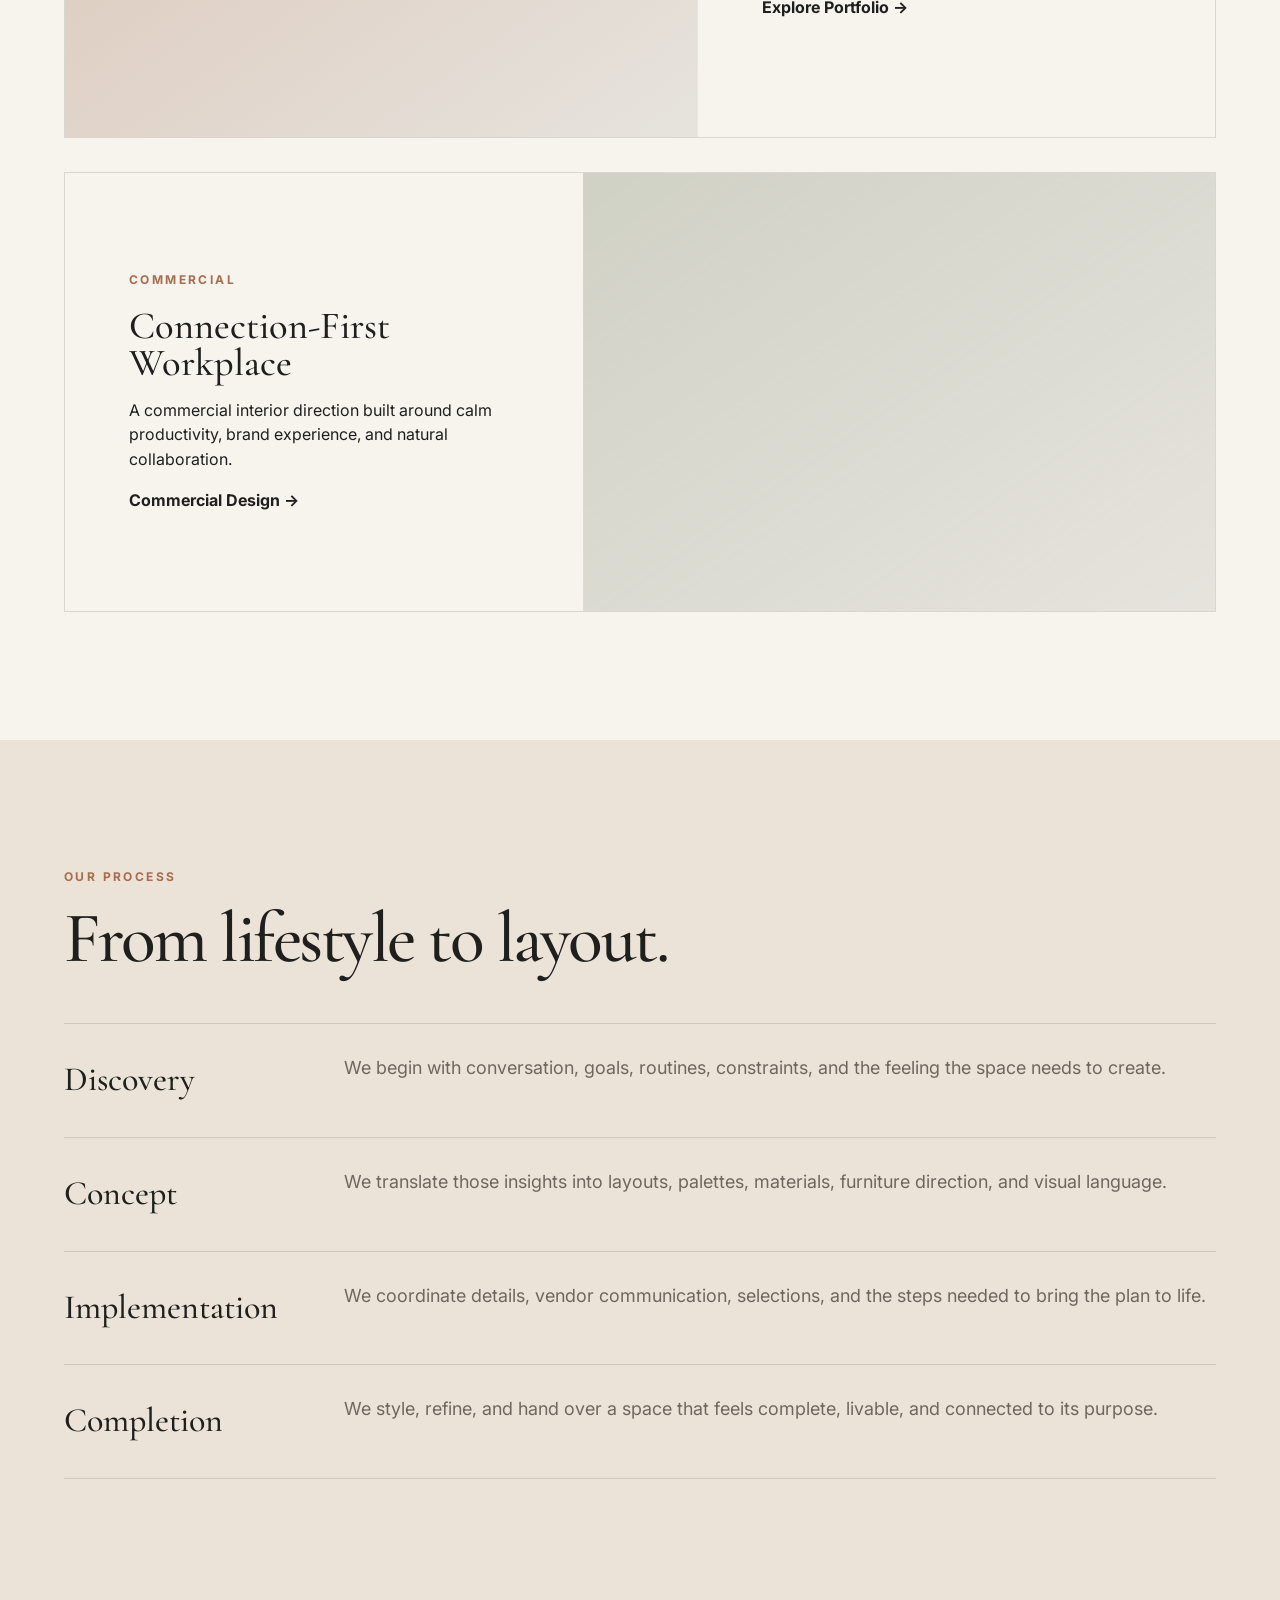
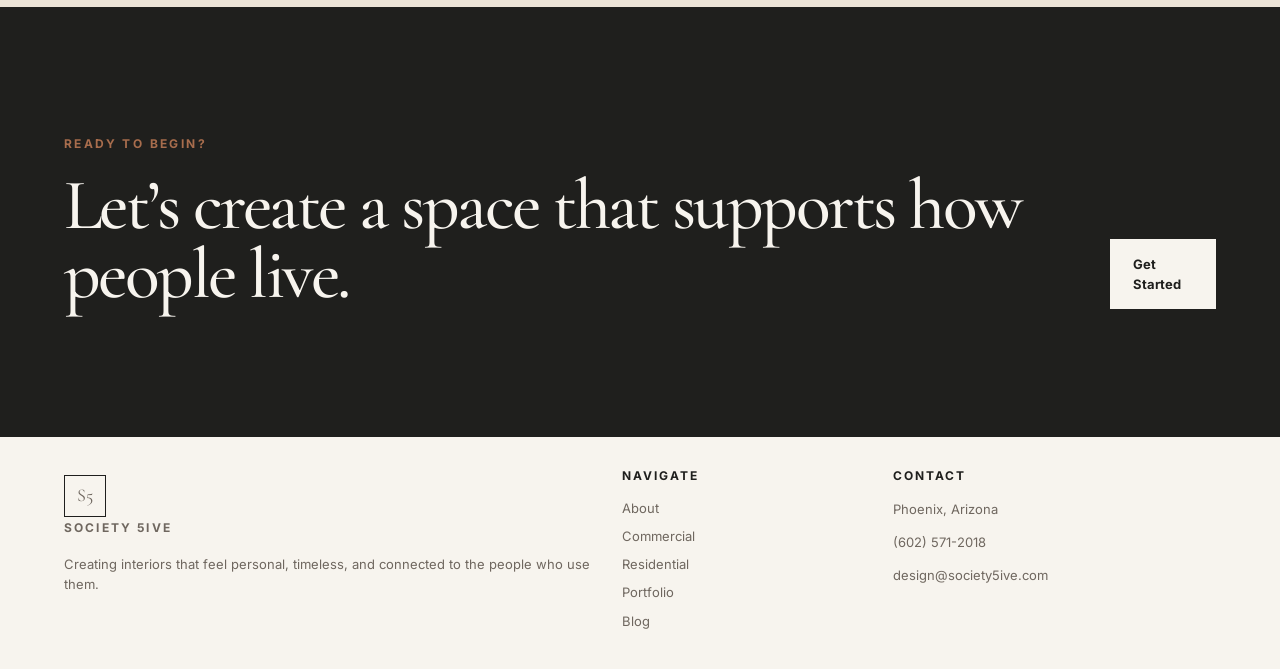
<file: assets/society5ive/index.html>
<!doctype html>
<html lang="en">
<head>
  <meta charset="utf-8" />
  <meta name="viewport" content="width=device-width, initial-scale=1" />
  <title>Society 5IVE — Phoenix Interior Design Studio</title>
  <meta name="description" content="A multi-page redesign concept for Society 5IVE focused on interior design, human connection, and modern desert living." />
  <link rel="preconnect" href="https://fonts.googleapis.com">
  <link rel="preconnect" href="https://fonts.gstatic.com" crossorigin>
  <link href="https://fonts.googleapis.com/css2?family=Cormorant+Garamond:wght@400;500;600&family=Inter:wght@400;500;600;700&display=swap" rel="stylesheet">
  <link rel="stylesheet" href="styles.css" />
</head>
<body>
  <header class="site-header" data-header>
    <a href="index.html" class="brand" aria-label="Society 5IVE home">
      <span class="brand-mark">S5</span>
      <span class="brand-text">Society 5IVE</span>
    </a>
    <button class="nav-toggle" aria-label="Open navigation" data-nav-toggle><span></span><span></span></button>
    <nav class="site-nav" data-nav>
      <a href="about.html">About</a><a href="commercial.html">Commercial</a><a href="residential.html">Residential</a><a href="portfolio.html">Portfolio</a><a href="blog.html">Blog</a><a href="contact.html">Contact</a>
      <a href="contact.html" class="nav-cta">Get Started</a>
    </nav>
  </header>
<main id="top">
<section class="hero section-pad"><div class="hero-copy reveal"><p class="eyebrow">Interior Design Studio · Phoenix, Arizona</p><h1>Spaces designed around the people who use them.</h1><p class="hero-sub">Society 5IVE creates thoughtful residential and commercial interiors that strengthen how people gather, live, work, host, and restore.</p><div class="hero-actions"><a href="portfolio.html" class="btn primary">View Our Work</a><a href="contact.html" class="btn secondary">Schedule Consultation</a></div></div><div class="hero-visual reveal delay-1"><div class="photo-card photo-main"></div><div class="photo-card photo-small"></div><div class="vertical-label">Design for connection</div></div></section>
<section class="principle section-pad"><div class="section-kicker">The Society Principle</div><div class="split"><h2>A beautiful room is easy. A meaningful space begins with people.</h2><div class="body-copy"><p>Before a finish is chosen or a layout is approved, Society 5IVE studies how a space needs to feel, function, and support the people who move through it.</p><p>The result is interior design that feels elevated without becoming distant — warm, intentional, and built around real life.</p></div></div></section>
<section class="connections section-pad alt-bg"><div class="section-heading"><p class="eyebrow">Interior Design Services</p><h2>Residential and commercial spaces with a clearer reason to exist.</h2></div><div class="connection-grid"><article><span>01</span><h3>Gather</h3><p>Dining, entertaining, lounges, and family-centered rooms.</p></article><article><span>02</span><h3>Live</h3><p>Everyday interiors designed for comfort, movement, rhythm, and belonging.</p></article><article><span>03</span><h3>Work</h3><p>Studios, offices, and commercial spaces that support focus and collaboration.</p></article><article><span>04</span><h3>Host</h3><p>Hospitality, short-term rental, and guest spaces that create lasting impressions.</p></article><article><span>05</span><h3>Restore</h3><p>Bedrooms, bathrooms, retreats, and wellness-focused spaces that help people reset.</p></article></div></section>
<section class="work section-pad"><div class="section-heading narrow"><p class="eyebrow">Featured Work</p><h2>Modern desert living, without the cliché.</h2><p>Warm materials, editorial restraint, natural texture, and interiors rooted in Arizona without leaning on obvious Southwestern tropes.</p></div><div class="project-stack"><article class="project-card"><div class="project-image clay"></div><div class="project-copy"><p class="eyebrow">Residential</p><h3>Rosewood Residence</h3><p>A warm, personal home concept focused on flow, comfort, and the shared moments that happen between rooms.</p><a href="portfolio.html">Explore Portfolio →</a></div></article><article class="project-card reversed"><div class="project-image sage"></div><div class="project-copy"><p class="eyebrow">Commercial</p><h3>Connection-First Workplace</h3><p>A commercial interior direction built around calm productivity, brand experience, and natural collaboration.</p><a href="commercial.html">Commercial Design →</a></div></article></div></section><section class="process section-pad alt-bg"><div class="section-heading"><p class="eyebrow">Our Process</p><h2>From lifestyle to layout.</h2></div><ol class="process-list"><li><strong>Discovery</strong><span>We begin with conversation, goals, routines, constraints, and the feeling the space needs to create.</span></li><li><strong>Concept</strong><span>We translate those insights into layouts, palettes, materials, furniture direction, and visual language.</span></li><li><strong>Implementation</strong><span>We coordinate details, vendor communication, selections, and the steps needed to bring the plan to life.</span></li><li><strong>Completion</strong><span>We style, refine, and hand over a space that feels complete, livable, and connected to its purpose.</span></li></ol></section><section class="contact section-pad"><div><p class="eyebrow">Ready To Begin?</p><h2>Let’s create a space that supports how people live.</h2></div><a class="btn primary" href="contact.html">Get Started</a></section></main>
  <footer class="site-footer rich-footer">
    <div>
      <a class="brand footer-brand" href="index.html"><span class="brand-mark">S5</span><span class="brand-text">Society 5IVE</span></a>
      <p>Creating interiors that feel personal, timeless, and connected to the people who use them.</p>
    </div>
    <div><h4>Navigate</h4><a href="about.html">About</a><a href="commercial.html">Commercial</a><a href="residential.html">Residential</a><a href="portfolio.html">Portfolio</a><a href="blog.html">Blog</a></div>
    <div><h4>Contact</h4><p>Phoenix, Arizona</p><p>(602) 571-2018</p><p>design@society5ive.com</p></div>
  </footer>
  <script src="script.js"></script>
</body>
</html>
</file>
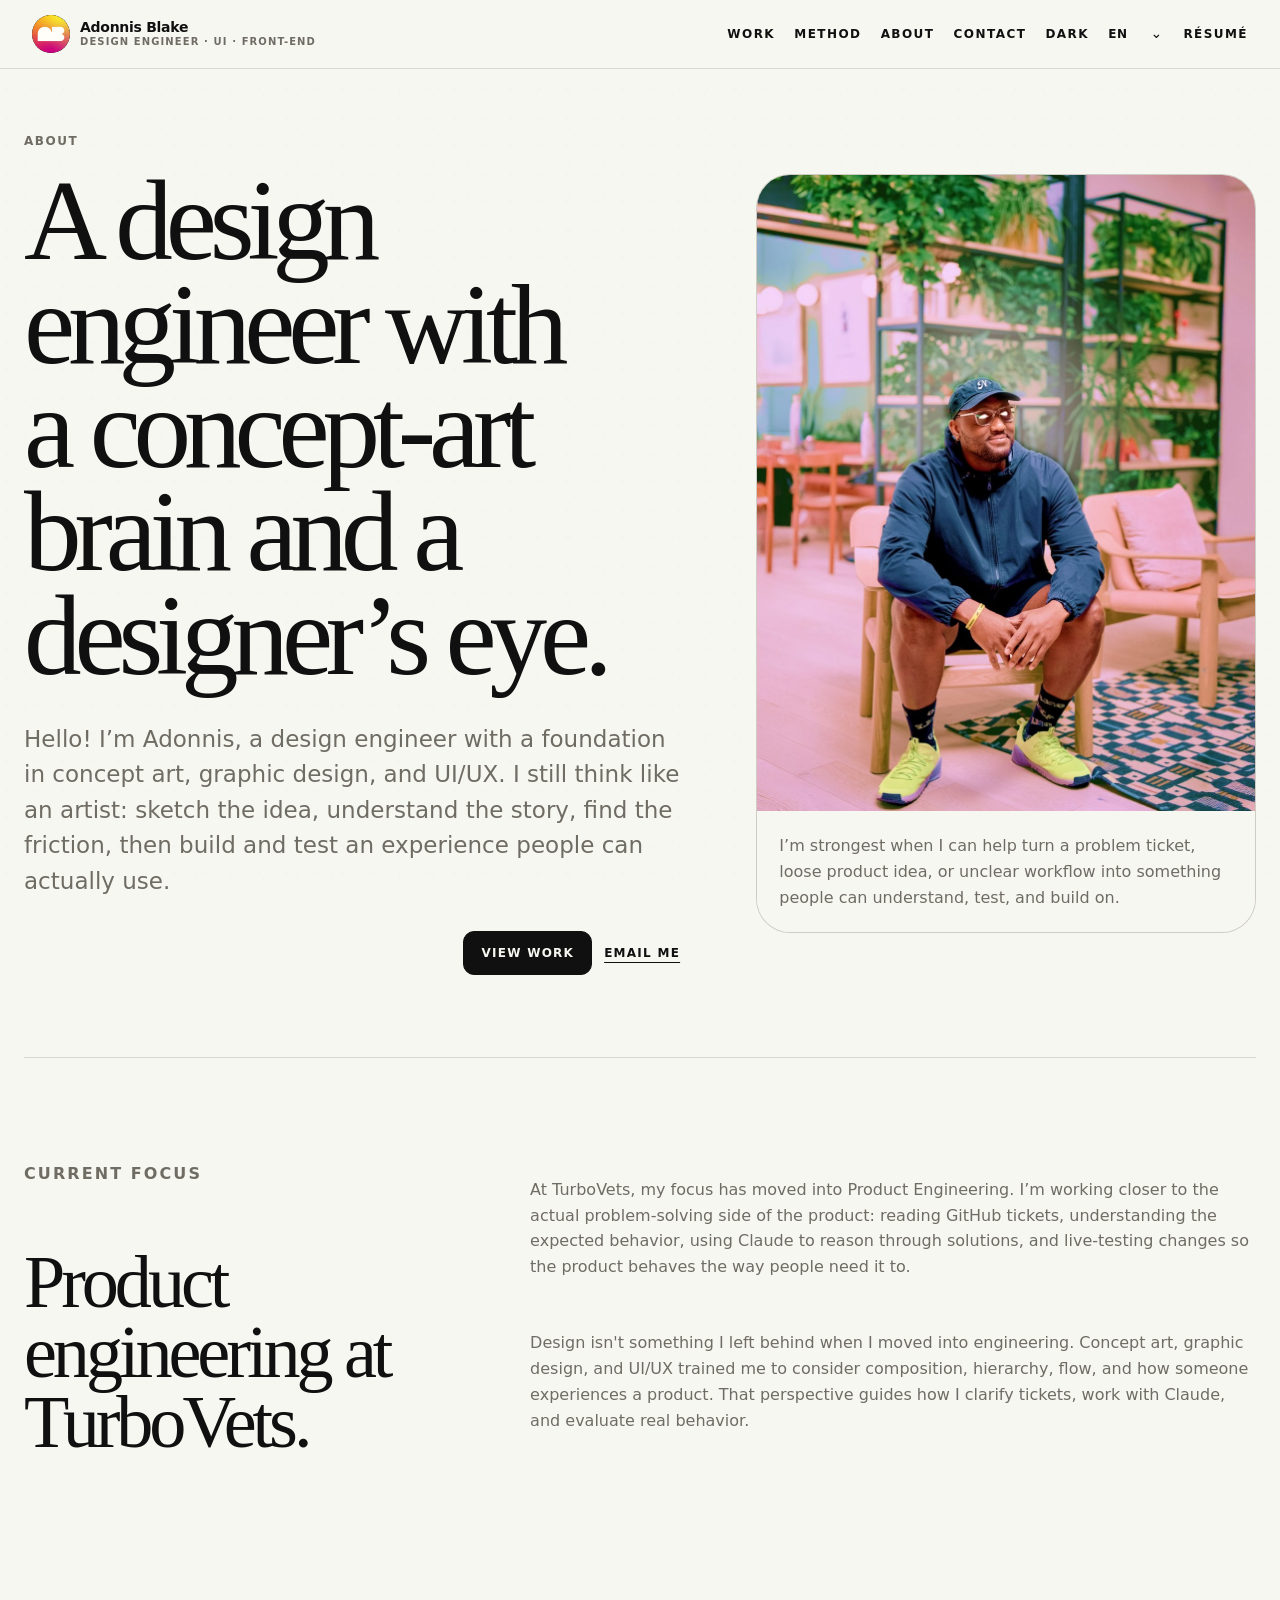
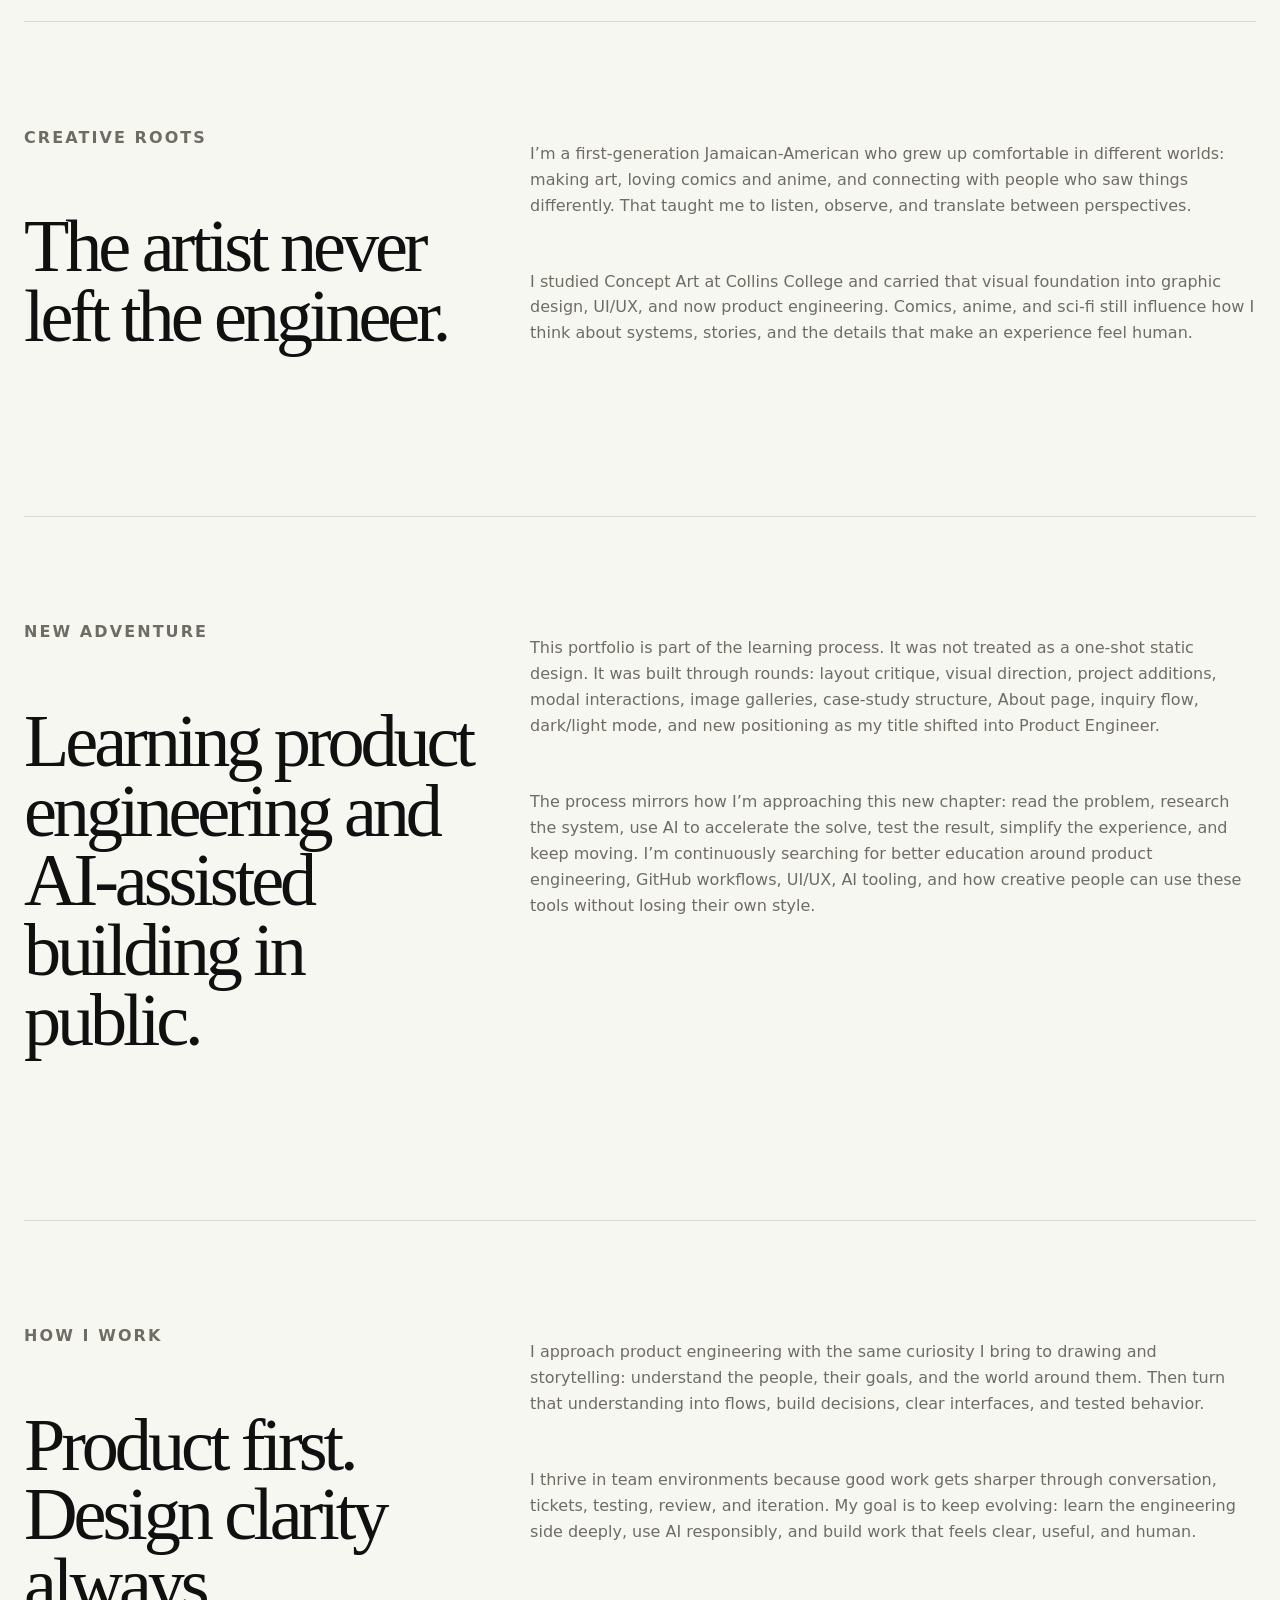
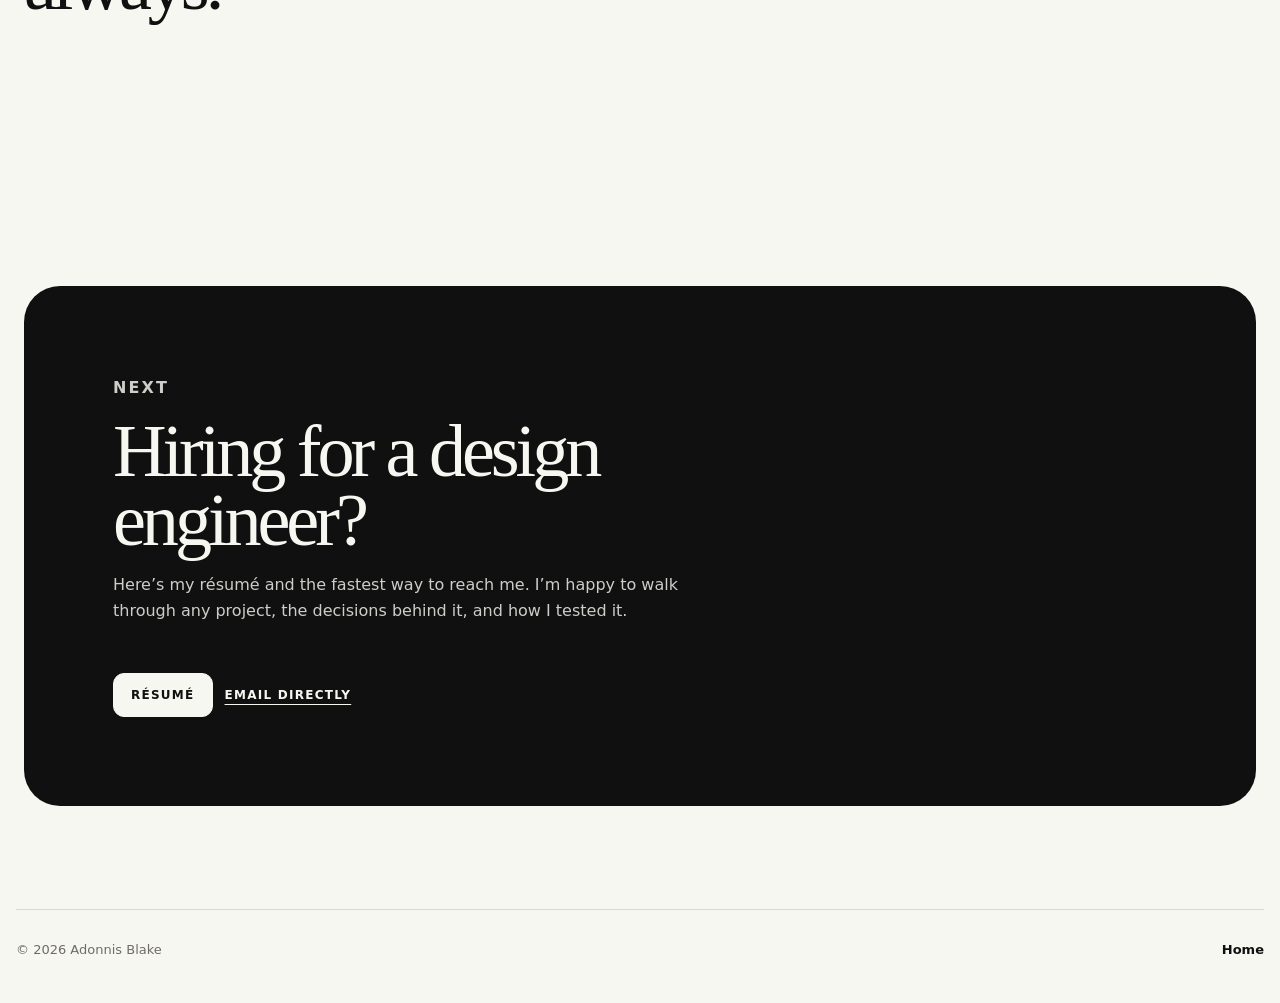
<file: about.html>
<!DOCTYPE html>
<html data-theme="light" lang="en">
<head>
<meta charset="utf-8"/>
<meta content="width=device-width, initial-scale=1" name="viewport"/><script>/* Match the saved theme before the first paint. */
try { const saved = localStorage.getItem('portfolio-theme'); if (saved === 'dark' || saved === 'light') document.documentElement.dataset.theme = saved; } catch (_) {}
</script>
<title>About — Adonnis Blake</title>
<meta content="About Adonnis Blake — Product Engineer, UI/UX designer, concept artist, TurboVets product work, Claude-assisted GitHub ticket solving, and live testing." name="description"/>
<link href="assets/brand/adonnis-brand-icon.png" rel="icon" type="image/png"/>
<link href="assets/brand/adonnis-brand-icon.png" rel="apple-touch-icon"/>
<link href="styles.css?v=1c3d6984ef" rel="stylesheet"/><link href="interaction.css?v=c7dfd8cf5f" rel="stylesheet"/><link href="navigation.css?v=df268bb4ef" rel="stylesheet"/>
<link href="theme-contrast.css?v=f7cd2ef5aa" rel="stylesheet"/><link href="studio-polish.css?v=4f4edba51f" rel="stylesheet"/>
</head>
<body class="about-page">
<a class="skip" data-i18n="Skip to story" href="#story">Skip to story</a>
<div aria-hidden="true" class="grain"></div>
<header class="site-header" data-reveal="">
<a class="brand" href="index.html#top">
<span class="brand-mark"><img alt="" src="assets/brand/adonnis-brand-icon.png"/></span>
<span class="brand-copy"><strong>Adonnis Blake</strong><small data-i18n="Design Engineer · UI · Front-end">Design Engineer · UI · Front-end</small></span>
</a>
<nav aria-label="Primary navigation" class="site-nav">
<a data-i18n="Work" href="index.html#work">Work</a>
<a data-i18n="Method" href="index.html#method">Method</a>
<a data-i18n="About" href="about.html">About</a>
<a data-i18n="Contact" href="index.html#contact">Contact</a>
<button class="theme-toggle" data-i18n="Dark" data-theme-toggle="" type="button">Dark</button>
<label class="language-control"><span class="sr-only" data-i18n="Website language">Website language</span><select aria-label="Website language" data-language-select=""><option value="en">EN</option><option value="es">ES</option><option value="fr">FR</option><option value="zh">中文</option><option value="ja">日本語</option></select></label><a class="button button-dark nav-project-button" href="assets/resume/adonnis-blake-resume.pdf" target="_blank" rel="noopener">Résumé</a>
</nav>
<button aria-controls="mobileNav" aria-expanded="false" class="menu-button" data-i18n="Menu" type="button">Menu</button>
</header>
<nav aria-label="Mobile navigation" class="mobile-nav" hidden id="mobileNav">
<a data-i18n="Work" href="index.html#work">Work</a>
<a data-i18n="Method" href="index.html#method">Method</a>
<a data-i18n="About" href="about.html">About</a>
<a data-i18n="Contact" href="index.html#contact">Contact</a>
<button class="theme-toggle" data-i18n="Dark" data-theme-toggle="" type="button">Dark</button>
<label class="language-control"><span class="sr-only" data-i18n="Website language">Website language</span><select aria-label="Website language" data-language-select=""><option value="en">EN</option><option value="es">ES</option><option value="fr">FR</option><option value="zh">中文</option><option value="ja">日本語</option></select></label><a class="button button-dark" href="assets/resume/adonnis-blake-resume.pdf" target="_blank" rel="noopener">Résumé</a>
</nav>
<main>
<section class="hero about-hero" id="story" tabindex="-1">
<div class="about-copy" data-reveal="">
<p class="eyebrow" data-i18n="About">About</p>
<h1 data-i18n="A design engineer with a concept-art brain and a designer’s eye.">A design engineer with a concept-art brain and a designer’s eye.</h1>
<p class="lead" data-i18n="Hello! I’m Adonnis, a design engineer with a foundation in concept art, graphic design, and UI/UX. I still think like an artist: sketch the idea, understand the story, find the friction, then build and test an experience people can actually use.">Hello! I’m Adonnis, a design engineer with a foundation in concept art, graphic design, and UI/UX. I still think like an artist: sketch the idea, understand the story, find the friction, then build and test an experience people can actually use.</p>
<div class="hero-actions">
<a class="button button-dark" data-i18n="View work" href="index.html#work">View work</a>
<a class="button button-ghost" href="mailto:adoblake@gmail.com">Email me</a>
</div>
</div>
<aside class="about-panel" data-reveal="">
<img alt="Adonnis Blake seated in a colorful, plant-filled creative lounge" src="assets/profile/adonnis-about-2026.jpg"/>
<p data-i18n="I’m strongest when I can help turn a problem ticket, loose product idea, or unclear workflow into something people can understand, test, and build on.">I’m strongest when I can help turn a problem ticket, loose product idea, or unclear workflow into something people can understand, test, and build on.</p>
</aside>
</section>
<section class="section about-section" data-reveal="">
<div><p class="eyebrow" data-i18n="Current focus">Current focus</p><h2 data-i18n="Product engineering at TurboVets.">Product engineering at TurboVets.</h2></div>
<div>
<p data-i18n="At TurboVets, my focus has moved into Product Engineering. I’m working closer to the actual problem-solving side of the product: reading GitHub tickets, understanding the expected behavior, using Claude to reason through solutions, and live-testing changes so the product behaves the way people need it to.">At TurboVets, my focus has moved into Product Engineering. I’m working closer to the actual problem-solving side of the product: reading GitHub tickets, understanding the expected behavior, using Claude to reason through solutions, and live-testing changes so the product behaves the way people need it to.</p>
<p data-i18n="Design isn't something I left behind when I moved into engineering. Concept art, graphic design, and UI/UX trained me to consider composition, hierarchy, flow, and how someone experiences a product. That perspective guides how I clarify tickets, work with Claude, and evaluate real behavior.">Design isn't something I left behind when I moved into engineering. Concept art, graphic design, and UI/UX trained me to consider composition, hierarchy, flow, and how someone experiences a product. That perspective guides how I clarify tickets, work with Claude, and evaluate real behavior.</p>
</div>
</section>
<section class="section about-section about-creative-roots" data-reveal="">
<div><p class="eyebrow" data-i18n="Creative roots">Creative roots</p><h2 data-i18n="The artist never left the engineer.">The artist never left the engineer.</h2></div>
<div class="creative-roots-copy">
<p data-i18n="I’m a first-generation Jamaican-American who grew up comfortable in different worlds: making art, loving comics and anime, and connecting with people who saw things differently. That taught me to listen, observe, and translate between perspectives.">I’m a first-generation Jamaican-American who grew up comfortable in different worlds: making art, loving comics and anime, and connecting with people who saw things differently. That taught me to listen, observe, and translate between perspectives.</p>
<p data-i18n="I studied Concept Art at Collins College and carried that visual foundation into graphic design, UI/UX, and now product engineering. Comics, anime, and sci-fi still influence how I think about systems, stories, and the details that make an experience feel human.">I studied Concept Art at Collins College and carried that visual foundation into graphic design, UI/UX, and now product engineering. Comics, anime, and sci-fi still influence how I think about systems, stories, and the details that make an experience feel human.</p>
</div>
</section>
<section class="section about-section" data-reveal="">
<div><p class="eyebrow" data-i18n="New adventure">New adventure</p><h2 data-i18n="Learning product engineering and AI-assisted building in public.">Learning product engineering and AI-assisted building in public.</h2></div>
<div>
<p data-i18n="This portfolio is part of the learning process. It was not treated as a one-shot static design. It was built through rounds: layout critique, visual direction, project additions, modal interactions, image galleries, case-study structure, About page, inquiry flow, dark/light mode, and new positioning as my title shifted into Product Engineer.">This portfolio is part of the learning process. It was not treated as a one-shot static design. It was built through rounds: layout critique, visual direction, project additions, modal interactions, image galleries, case-study structure, About page, inquiry flow, dark/light mode, and new positioning as my title shifted into Product Engineer.</p>
<p data-i18n="The process mirrors how I’m approaching this new chapter: read the problem, research the system, use AI to accelerate the solve, test the result, simplify the experience, and keep moving. I’m continuously searching for better education around product engineering, GitHub workflows, UI/UX, AI tooling, and how creative people can use these tools without losing their own style.">The process mirrors how I’m approaching this new chapter: read the problem, research the system, use AI to accelerate the solve, test the result, simplify the experience, and keep moving. I’m continuously searching for better education around product engineering, GitHub workflows, UI/UX, AI tooling, and how creative people can use these tools without losing their own style.</p>
</div>
</section>
<section class="section about-section" data-reveal="">
<div><p class="eyebrow" data-i18n="How I work">How I work</p><h2 data-i18n="Product first. Design clarity always.">Product first. Design clarity always.</h2></div>
<div>
<p data-i18n="I approach product engineering with the same curiosity I bring to drawing and storytelling: understand the people, their goals, and the world around them. Then turn that understanding into flows, build decisions, clear interfaces, and tested behavior.">I approach product engineering with the same curiosity I bring to drawing and storytelling: understand the people, their goals, and the world around them. Then turn that understanding into flows, build decisions, clear interfaces, and tested behavior.</p>
<p data-i18n="I thrive in team environments because good work gets sharper through conversation, tickets, testing, review, and iteration. My goal is to keep evolving: learn the engineering side deeply, use AI responsibly, and build work that feels clear, useful, and human.">I thrive in team environments because good work gets sharper through conversation, tickets, testing, review, and iteration. My goal is to keep evolving: learn the engineering side deeply, use AI responsibly, and build work that feels clear, useful, and human.</p>
</div>
</section>
<section aria-labelledby="about-contact-title" class="section contact-section">
<div class="contact-card" data-reveal="">
<p class="eyebrow" data-i18n="Next">Next</p>
<h2 id="about-contact-title">Hiring for a design engineer?</h2>
<p>Here’s my résumé and the fastest way to reach me. I’m happy to walk through any project, the decisions behind it, and how I tested it.</p>
<div class="contact-actions">
<a class="button button-paper" href="assets/resume/adonnis-blake-resume.pdf" target="_blank" rel="noopener">Résumé</a>
<a class="button button-outline-paper" data-i18n="Email directly" href="mailto:adoblake@gmail.com">Email directly</a>
</div>
</div>
</section>
</main>
<footer class="site-footer">
<span>© 2026 Adonnis Blake</span>
<a data-i18n="Home" href="index.html#top">Home</a>
</footer>
<div aria-hidden="true" aria-labelledby="inquiryTitle" aria-modal="true" class="modal inquiry-modal" hidden inert id="inquiryModal" role="dialog">
<div class="modal-backdrop" data-inquiry-close=""></div>
<article class="modal-panel inquiry-panel" role="document">
<button class="modal-close" data-i18n="Close" data-inquiry-close="" type="button">Close</button>
<p class="eyebrow" data-i18n="Start a project">Start a project</p>
<h2 data-i18n="Send the basics." id="inquiryTitle">Send the basics.</h2>
<p data-i18n="Nothing overcomplicated. Tell me what you’re building, what kind of help you need, and where the project stands.">Nothing overcomplicated. Tell me what you’re building, what kind of help you need, and where the project stands.</p>
<form class="inquiry-form" id="inquiryForm">
<label><span data-i18n="Name">Name</span><input data-i18n-placeholder="Your name" autocomplete="name" name="name" placeholder="Your name" required="" type="text"/></label>
<label><span data-i18n="Email">Email</span><input data-i18n-placeholder="you@email.com" autocomplete="email" name="email" placeholder="you@email.com" required="" type="email"/></label>
<label><span data-i18n="Project type">Project type</span><select name="type"><option>Product engineering / UI UX</option><option>Brand identity</option><option>Website / landing page</option><option>Creative direction / brand system</option><option>Not sure yet</option></select></label>
<label><span data-i18n="Timeline">Timeline</span><select name="timeline"><option>Just exploring</option><option>This month</option><option>1–3 months</option><option>3+ months</option></select></label>
<label><span data-i18n="Budget / scope">Budget / scope</span><select name="budget"><option>Small focused pass</option><option>Medium project</option><option>Large / ongoing build</option><option>Need help scoping</option></select></label>
<label class="full"><span data-i18n="Message">Message</span><textarea data-i18n-placeholder="What are you trying to make? What should people understand?" name="message" placeholder="What are you trying to make? What should people understand?" required="" rows="5"></textarea></label>
<button class="button button-dark full" data-i18n="Prepare email" type="submit">Prepare email</button>
</form>
</article>
</div>
<script src="i18n.js?v=c0856e7f4c"></script><script src="script.js?v=4e777afbd8"></script>
</body>
</html>
</file>
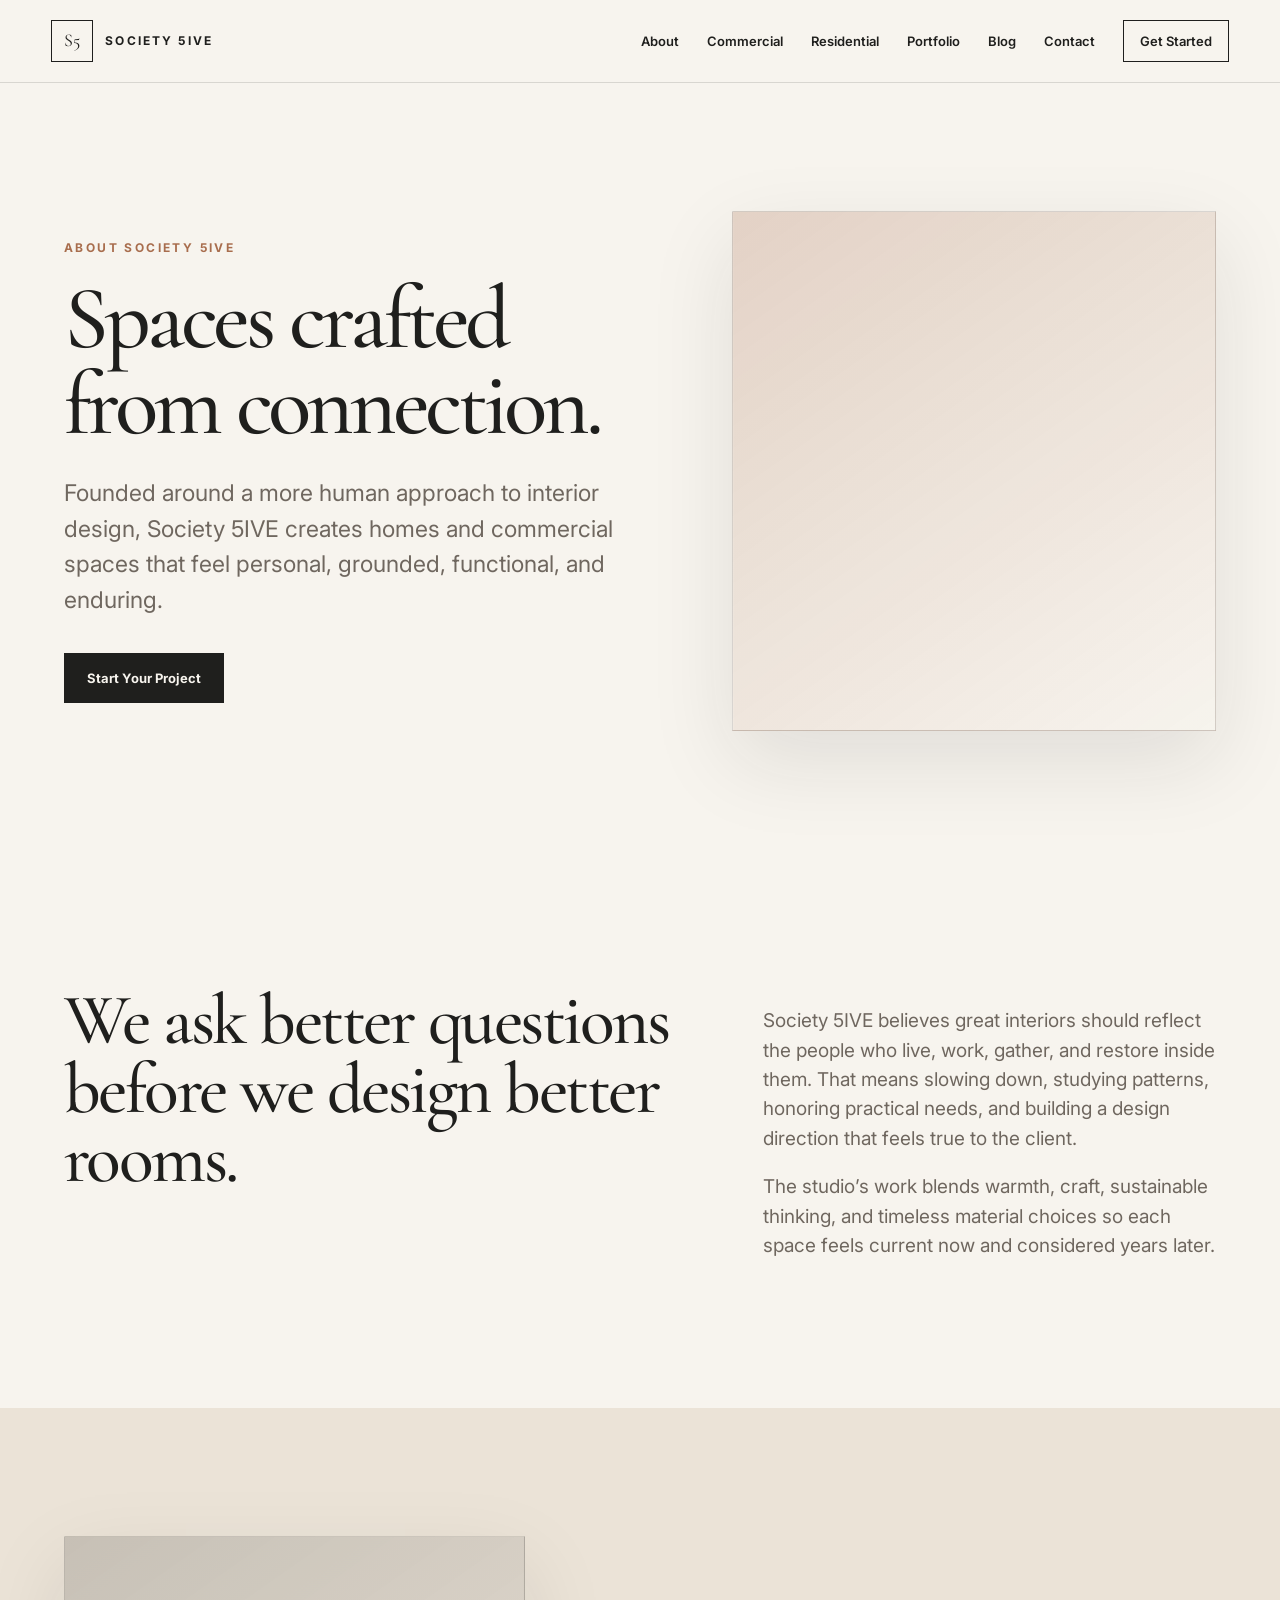
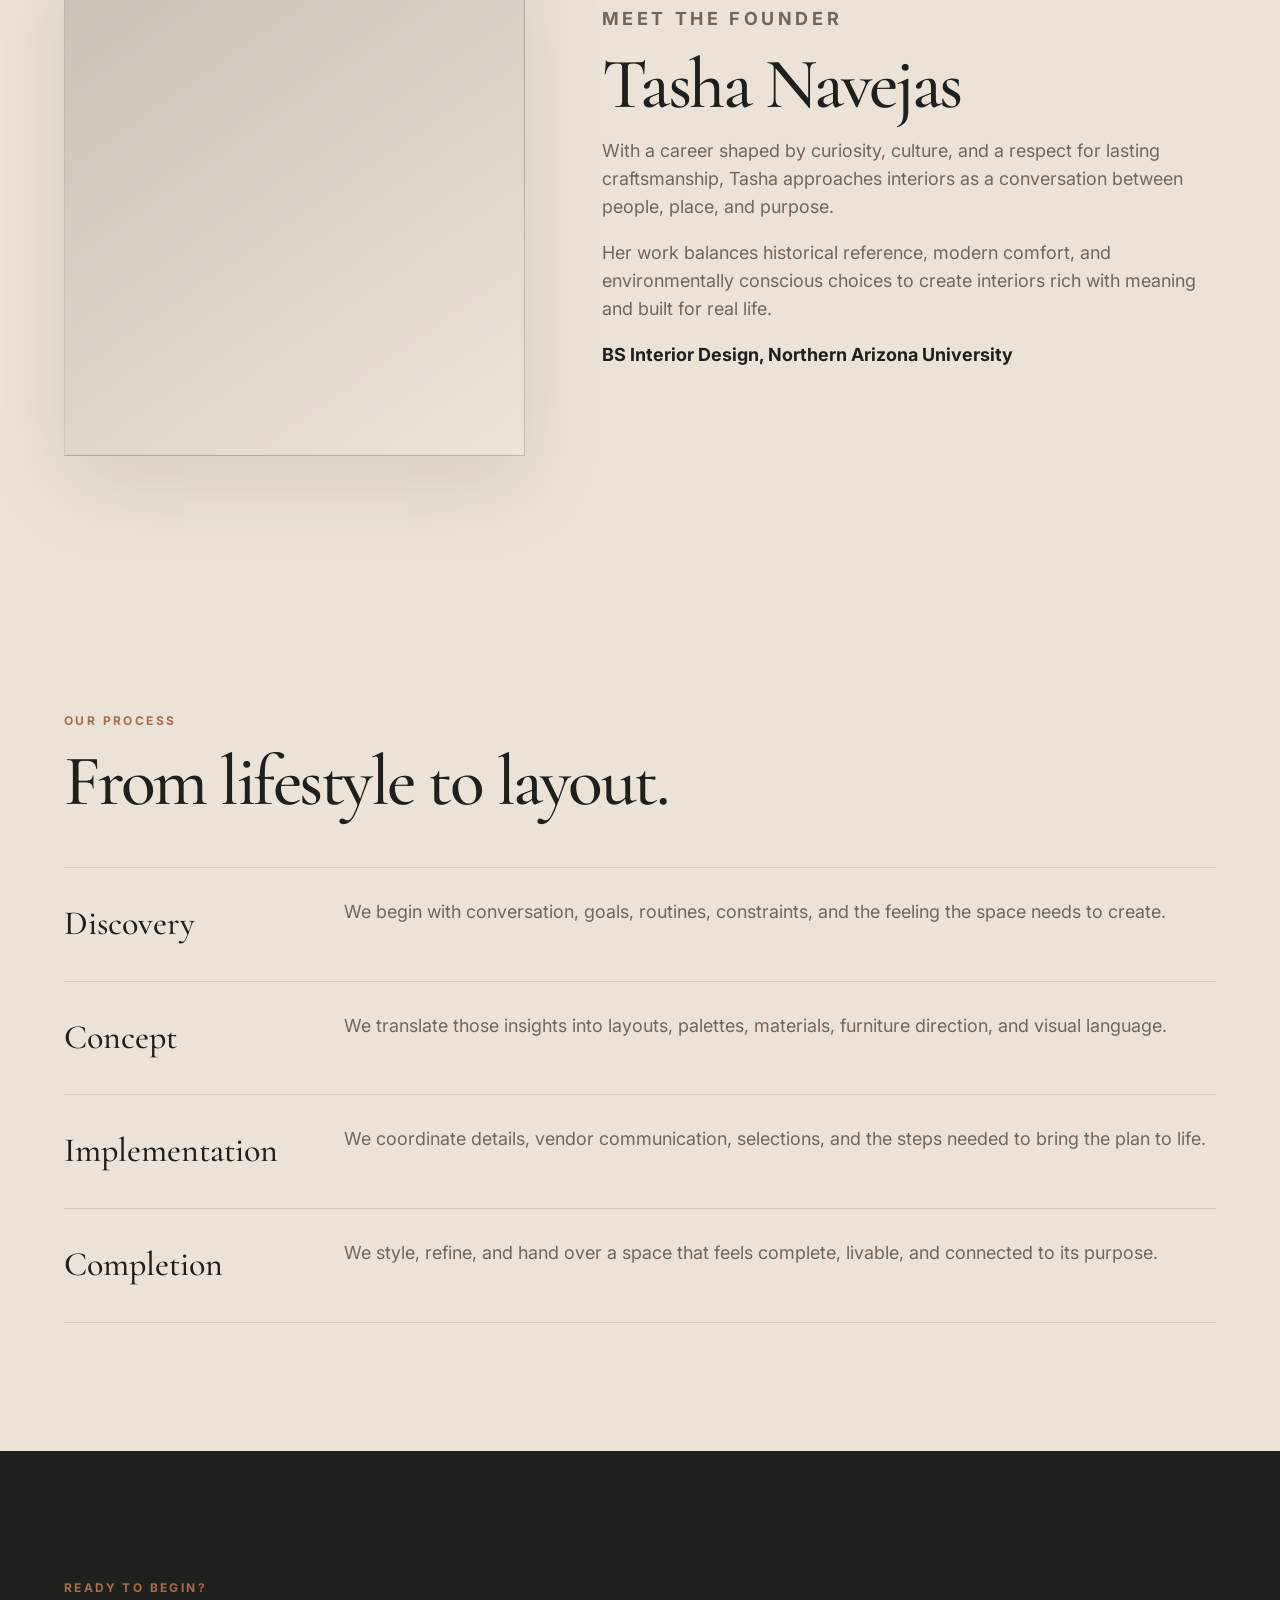
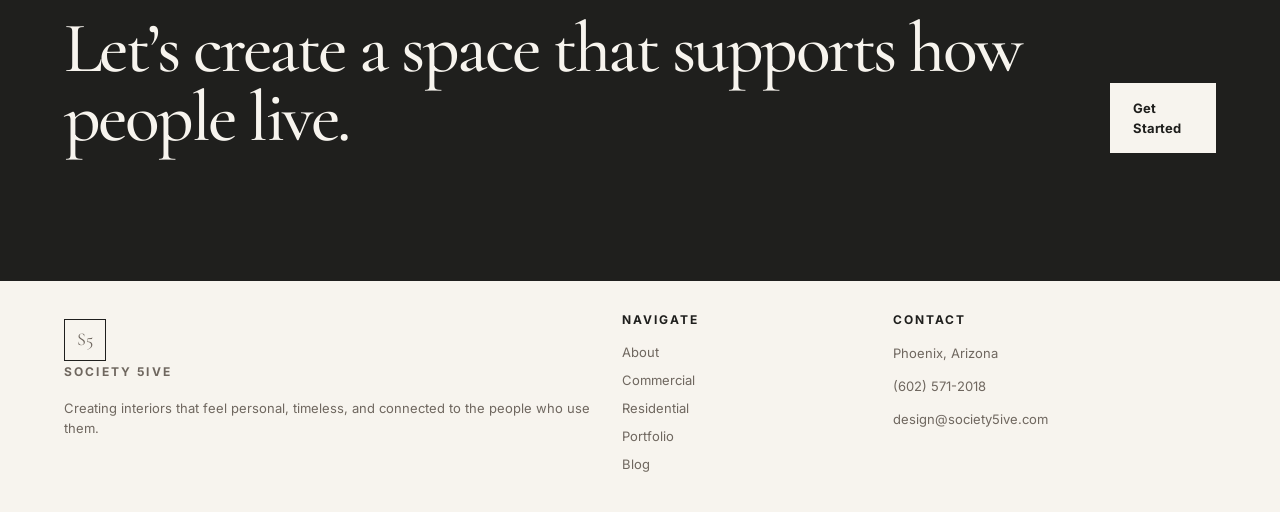
<file: assets/society5ive/about.html>
<!doctype html>
<html lang="en">
<head>
  <meta charset="utf-8" />
  <meta name="viewport" content="width=device-width, initial-scale=1" />
  <title>About — Society 5IVE</title>
  <meta name="description" content="About page for Society 5IVE interior design studio." />
  <link rel="preconnect" href="https://fonts.googleapis.com">
  <link rel="preconnect" href="https://fonts.gstatic.com" crossorigin>
  <link href="https://fonts.googleapis.com/css2?family=Cormorant+Garamond:wght@400;500;600&family=Inter:wght@400;500;600;700&display=swap" rel="stylesheet">
  <link rel="stylesheet" href="styles.css" />
</head>
<body>
  <header class="site-header" data-header>
    <a href="index.html" class="brand" aria-label="Society 5IVE home">
      <span class="brand-mark">S5</span>
      <span class="brand-text">Society 5IVE</span>
    </a>
    <button class="nav-toggle" aria-label="Open navigation" data-nav-toggle><span></span><span></span></button>
    <nav class="site-nav" data-nav>
      <a href="about.html">About</a><a href="commercial.html">Commercial</a><a href="residential.html">Residential</a><a href="portfolio.html">Portfolio</a><a href="blog.html">Blog</a><a href="contact.html">Contact</a>
      <a href="contact.html" class="nav-cta">Get Started</a>
    </nav>
  </header>
<main>
<section class="page-hero section-pad">
  <div class="page-copy reveal"><p class="eyebrow">About Society 5IVE</p><h1>Spaces crafted from connection.</h1><p class="hero-sub">Founded around a more human approach to interior design, Society 5IVE creates homes and commercial spaces that feel personal, grounded, functional, and enduring.</p><a class="btn primary" href="contact.html">Start Your Project</a></div>
  <div class="page-visual reveal delay-1 hero-img-2"></div>
</section><section class="section-pad"><div class="split"><h2>We ask better questions before we design better rooms.</h2><div class="body-copy"><p>Society 5IVE believes great interiors should reflect the people who live, work, gather, and restore inside them. That means slowing down, studying patterns, honoring practical needs, and building a design direction that feels true to the client.</p><p>The studio’s work blends warmth, craft, sustainable thinking, and timeless material choices so each space feels current now and considered years later.</p></div></div></section><section class="founder section-pad alt-bg"><div class="portrait founder-img"></div><div><p class="eyebrow">Meet The Founder</p><h2>Tasha Navejas</h2><p>With a career shaped by curiosity, culture, and a respect for lasting craftsmanship, Tasha approaches interiors as a conversation between people, place, and purpose.</p><p>Her work balances historical reference, modern comfort, and environmentally conscious choices to create interiors rich with meaning and built for real life.</p><p class="credential">BS Interior Design, Northern Arizona University</p></div></section><section class="process section-pad alt-bg"><div class="section-heading"><p class="eyebrow">Our Process</p><h2>From lifestyle to layout.</h2></div><ol class="process-list"><li><strong>Discovery</strong><span>We begin with conversation, goals, routines, constraints, and the feeling the space needs to create.</span></li><li><strong>Concept</strong><span>We translate those insights into layouts, palettes, materials, furniture direction, and visual language.</span></li><li><strong>Implementation</strong><span>We coordinate details, vendor communication, selections, and the steps needed to bring the plan to life.</span></li><li><strong>Completion</strong><span>We style, refine, and hand over a space that feels complete, livable, and connected to its purpose.</span></li></ol></section><section class="contact section-pad"><div><p class="eyebrow">Ready To Begin?</p><h2>Let’s create a space that supports how people live.</h2></div><a class="btn primary" href="contact.html">Get Started</a></section></main>
  <footer class="site-footer rich-footer">
    <div>
      <a class="brand footer-brand" href="index.html"><span class="brand-mark">S5</span><span class="brand-text">Society 5IVE</span></a>
      <p>Creating interiors that feel personal, timeless, and connected to the people who use them.</p>
    </div>
    <div><h4>Navigate</h4><a href="about.html">About</a><a href="commercial.html">Commercial</a><a href="residential.html">Residential</a><a href="portfolio.html">Portfolio</a><a href="blog.html">Blog</a></div>
    <div><h4>Contact</h4><p>Phoenix, Arizona</p><p>(602) 571-2018</p><p>design@society5ive.com</p></div>
  </footer>
  <script src="script.js"></script>
</body>
</html>
</file>
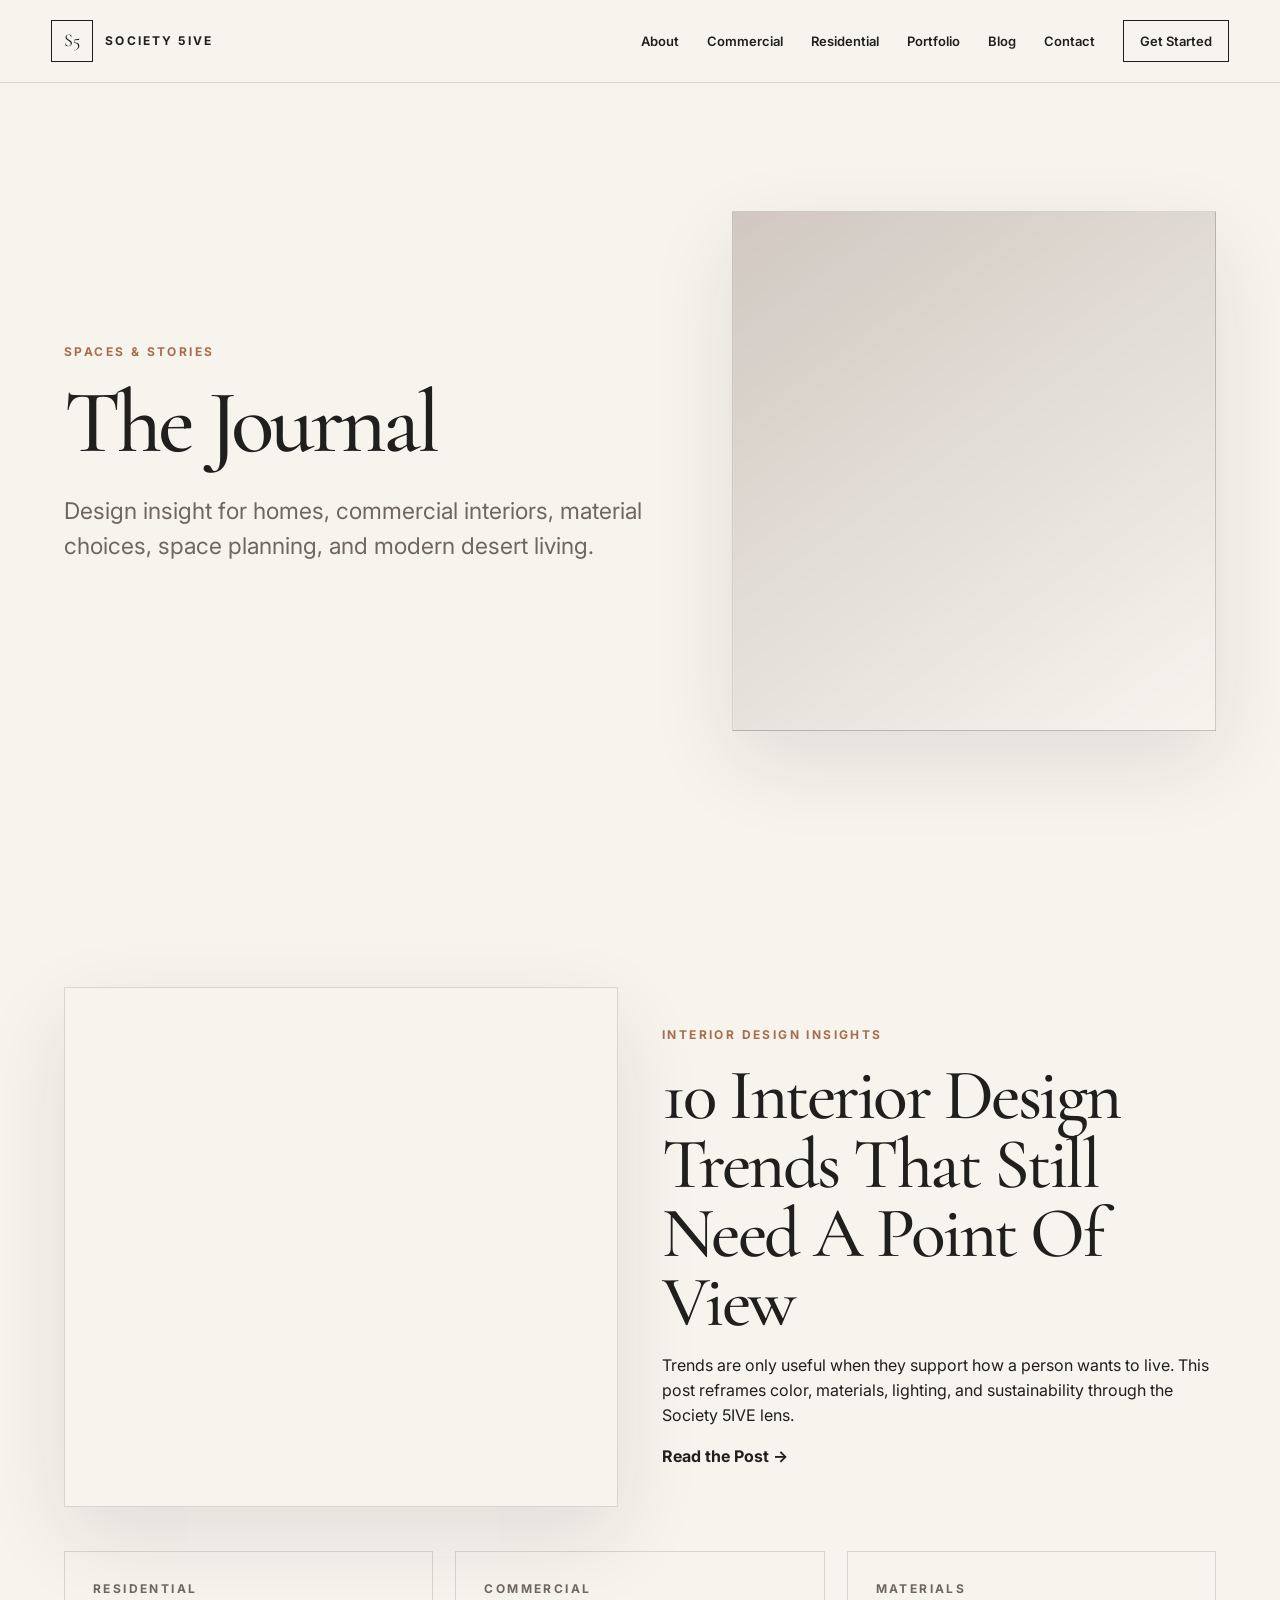
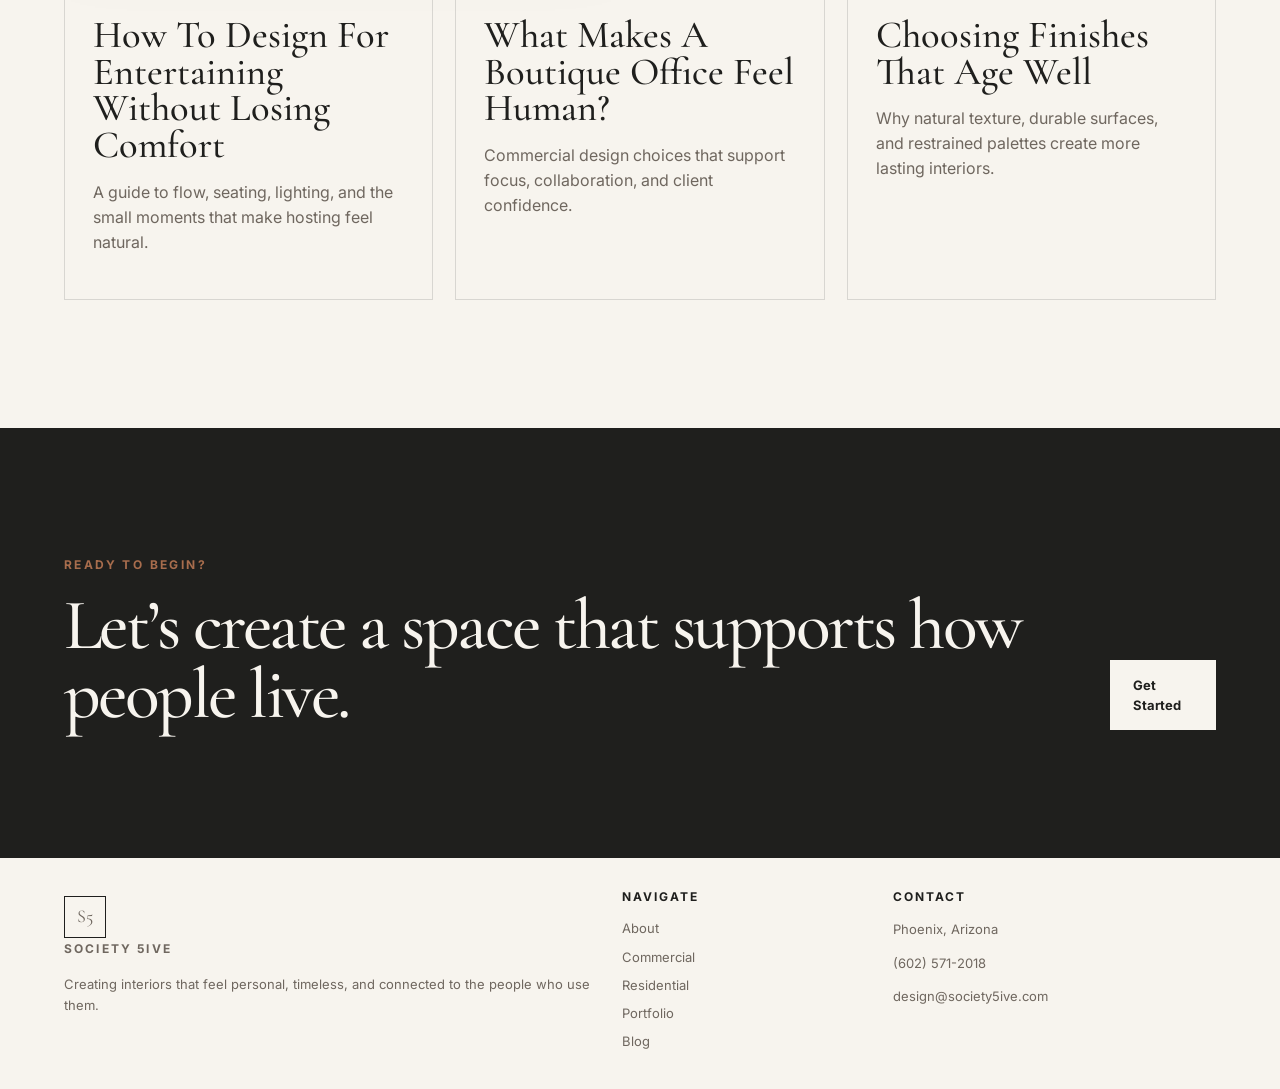
<file: assets/society5ive/blog.html>
<!doctype html>
<html lang="en">
<head>
  <meta charset="utf-8" />
  <meta name="viewport" content="width=device-width, initial-scale=1" />
  <title>Journal — Society 5IVE</title>
  <meta name="description" content="Journal page for Society 5IVE design insights." />
  <link rel="preconnect" href="https://fonts.googleapis.com">
  <link rel="preconnect" href="https://fonts.gstatic.com" crossorigin>
  <link href="https://fonts.googleapis.com/css2?family=Cormorant+Garamond:wght@400;500;600&family=Inter:wght@400;500;600;700&display=swap" rel="stylesheet">
  <link rel="stylesheet" href="styles.css" />
</head>
<body>
  <header class="site-header" data-header>
    <a href="index.html" class="brand" aria-label="Society 5IVE home">
      <span class="brand-mark">S5</span>
      <span class="brand-text">Society 5IVE</span>
    </a>
    <button class="nav-toggle" aria-label="Open navigation" data-nav-toggle><span></span><span></span></button>
    <nav class="site-nav" data-nav>
      <a href="about.html">About</a><a href="commercial.html">Commercial</a><a href="residential.html">Residential</a><a href="portfolio.html">Portfolio</a><a href="blog.html">Blog</a><a href="contact.html">Contact</a>
      <a href="contact.html" class="nav-cta">Get Started</a>
    </nav>
  </header>
<main><section class="page-hero section-pad"><div class="page-copy reveal"><p class="eyebrow">Spaces & Stories</p><h1>The Journal</h1><p class="hero-sub">Design insight for homes, commercial interiors, material choices, space planning, and modern desert living.</p></div><div class="page-visual hero-img-5 reveal delay-1"></div></section><section class="journal section-pad"><article class="post-card featured"><div class="post-img"></div><div><p class="eyebrow">Interior Design Insights</p><h2>10 Interior Design Trends That Still Need A Point Of View</h2><p>Trends are only useful when they support how a person wants to live. This post reframes color, materials, lighting, and sustainability through the Society 5IVE lens.</p><a href="#">Read the Post →</a></div></article><div class="post-grid"><article><p class="eyebrow">Residential</p><h3>How To Design For Entertaining Without Losing Comfort</h3><p>A guide to flow, seating, lighting, and the small moments that make hosting feel natural.</p></article><article><p class="eyebrow">Commercial</p><h3>What Makes A Boutique Office Feel Human?</h3><p>Commercial design choices that support focus, collaboration, and client confidence.</p></article><article><p class="eyebrow">Materials</p><h3>Choosing Finishes That Age Well</h3><p>Why natural texture, durable surfaces, and restrained palettes create more lasting interiors.</p></article></div></section><section class="contact section-pad"><div><p class="eyebrow">Ready To Begin?</p><h2>Let’s create a space that supports how people live.</h2></div><a class="btn primary" href="contact.html">Get Started</a></section></main>
  <footer class="site-footer rich-footer">
    <div>
      <a class="brand footer-brand" href="index.html"><span class="brand-mark">S5</span><span class="brand-text">Society 5IVE</span></a>
      <p>Creating interiors that feel personal, timeless, and connected to the people who use them.</p>
    </div>
    <div><h4>Navigate</h4><a href="about.html">About</a><a href="commercial.html">Commercial</a><a href="residential.html">Residential</a><a href="portfolio.html">Portfolio</a><a href="blog.html">Blog</a></div>
    <div><h4>Contact</h4><p>Phoenix, Arizona</p><p>(602) 571-2018</p><p>design@society5ive.com</p></div>
  </footer>
  <script src="script.js"></script>
</body>
</html>
</file>
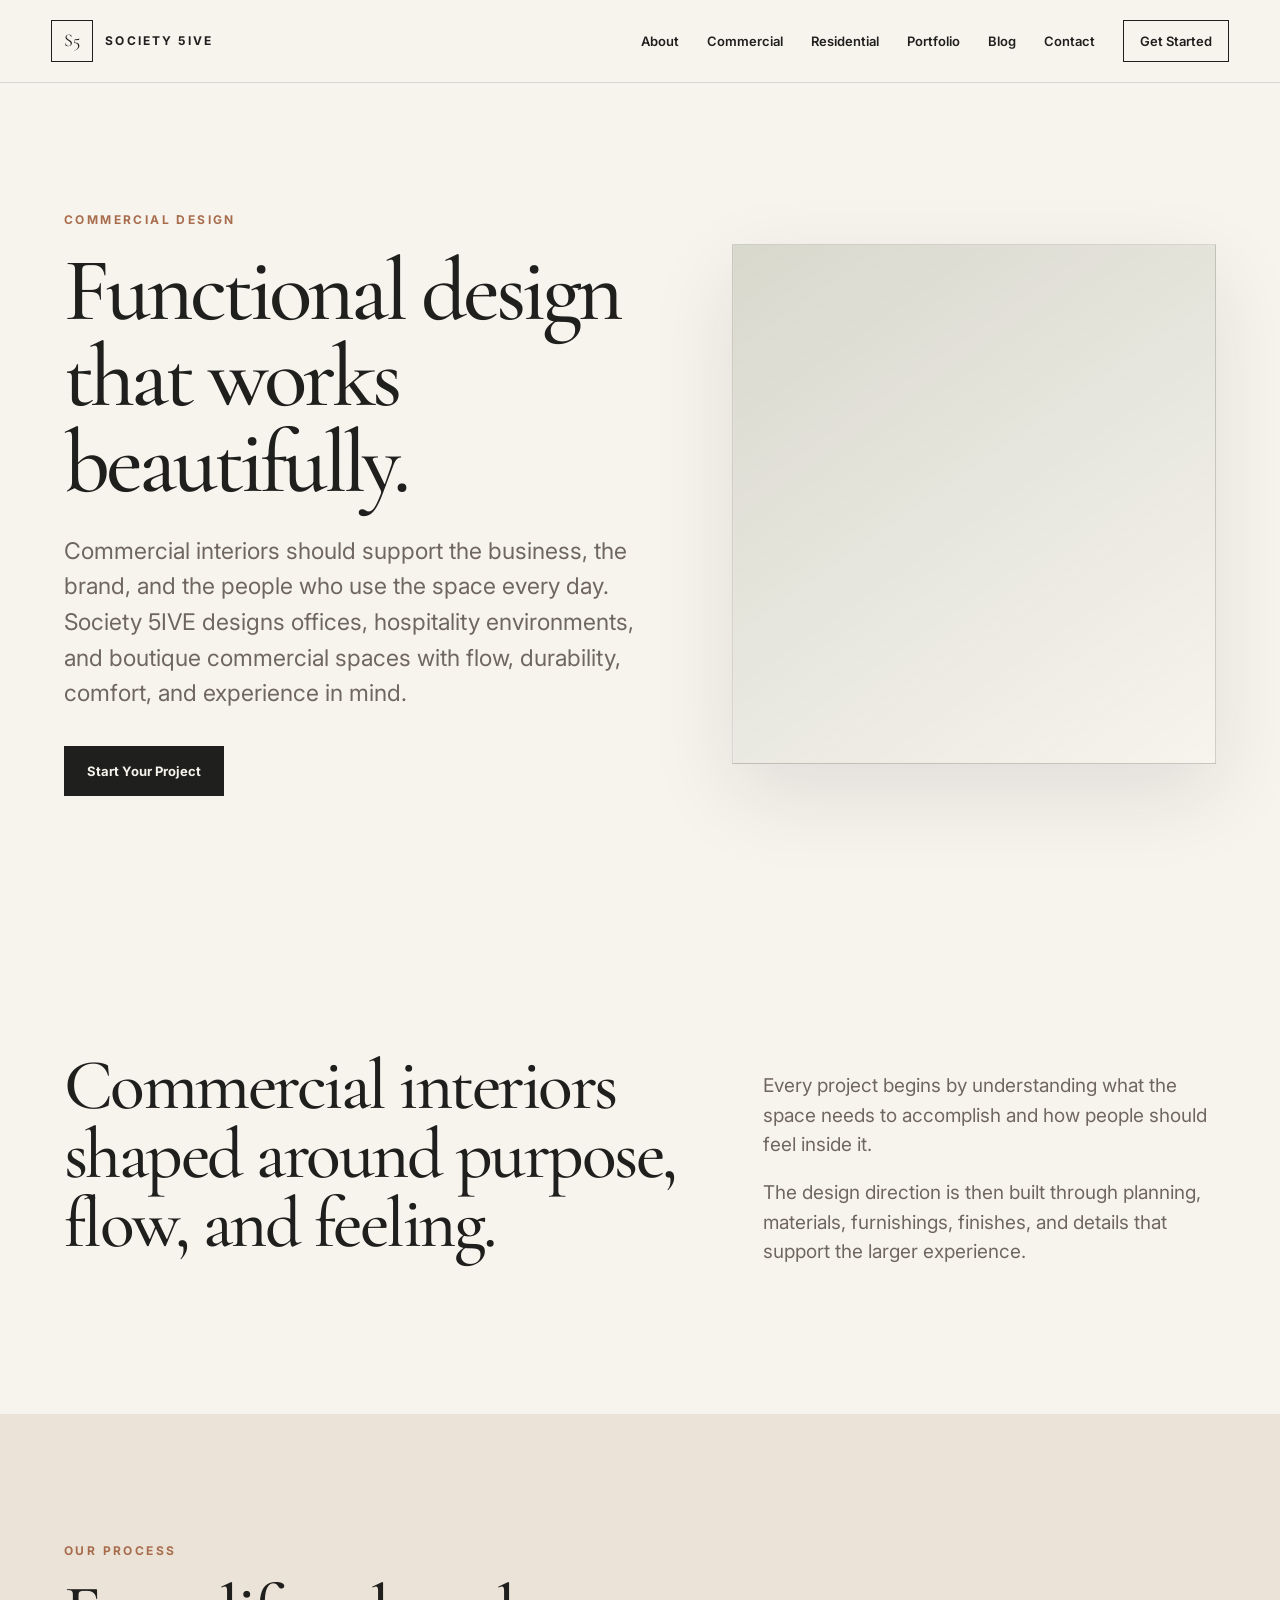
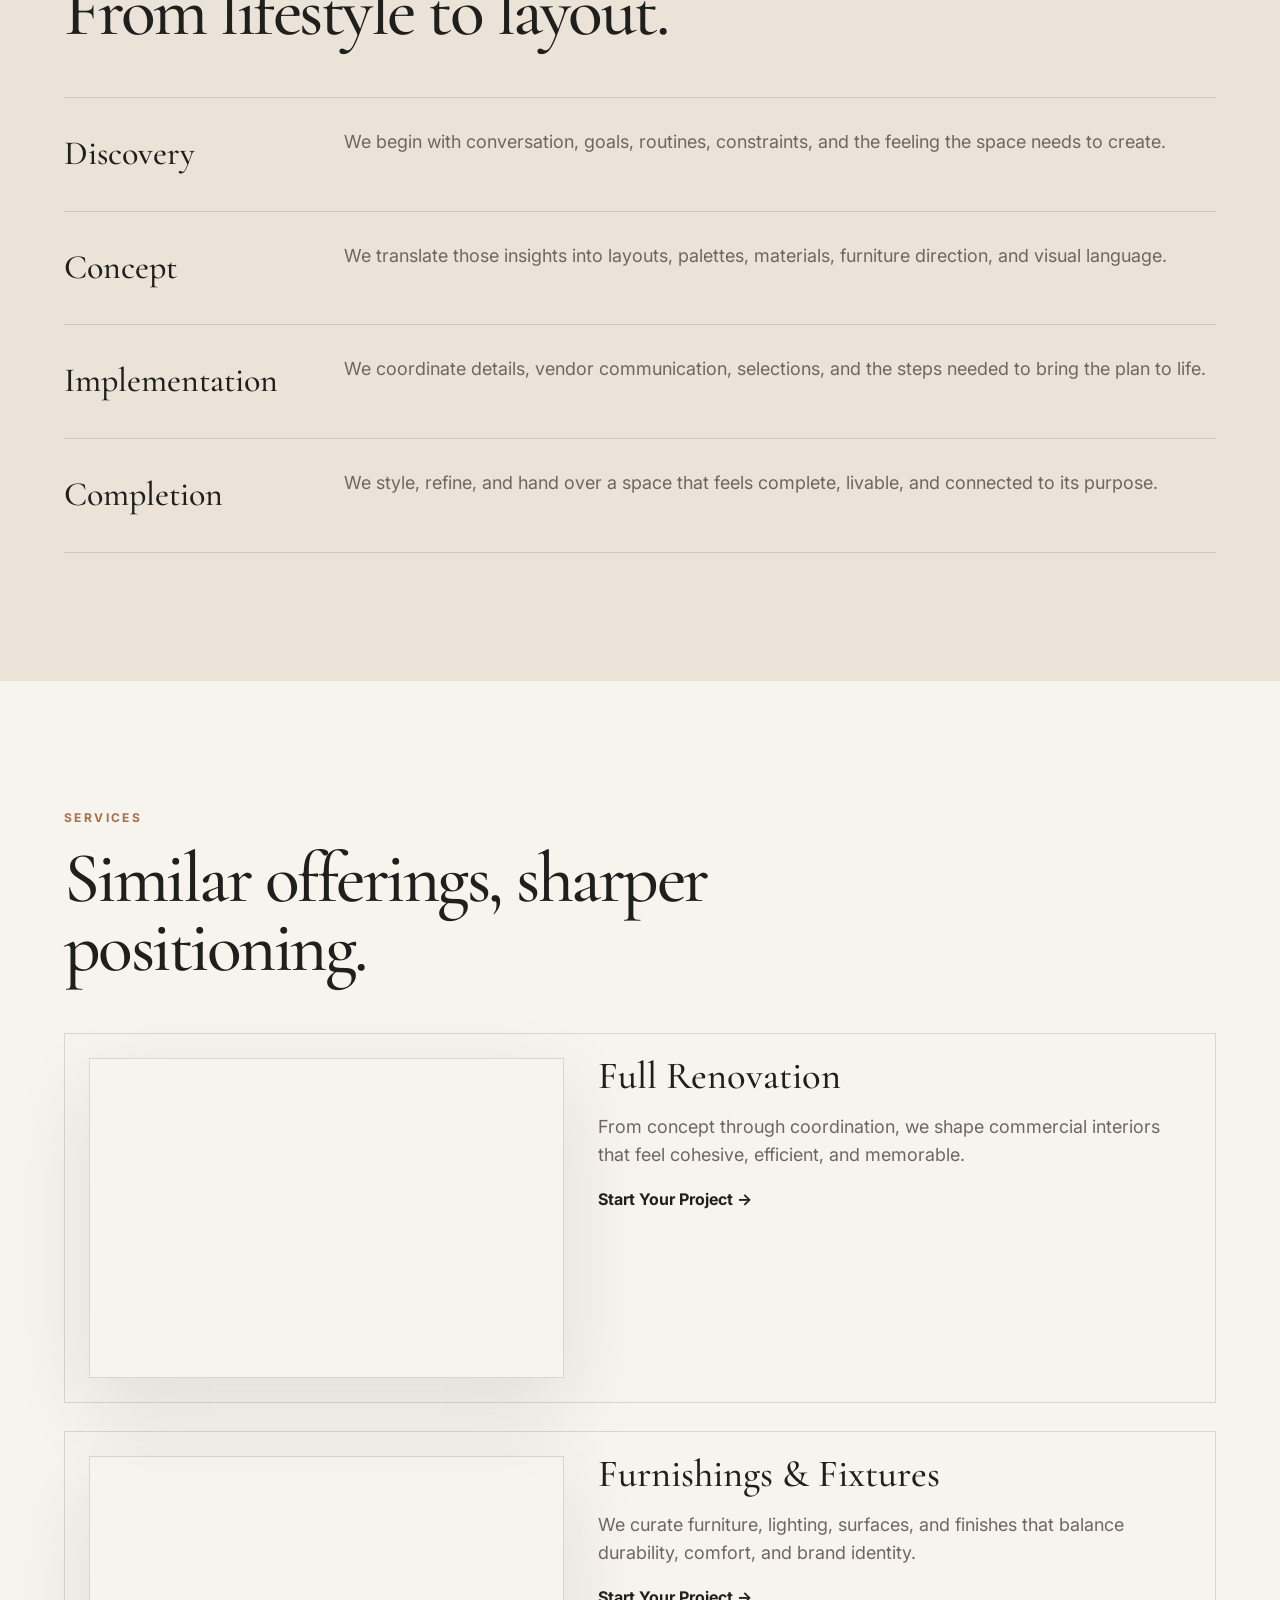
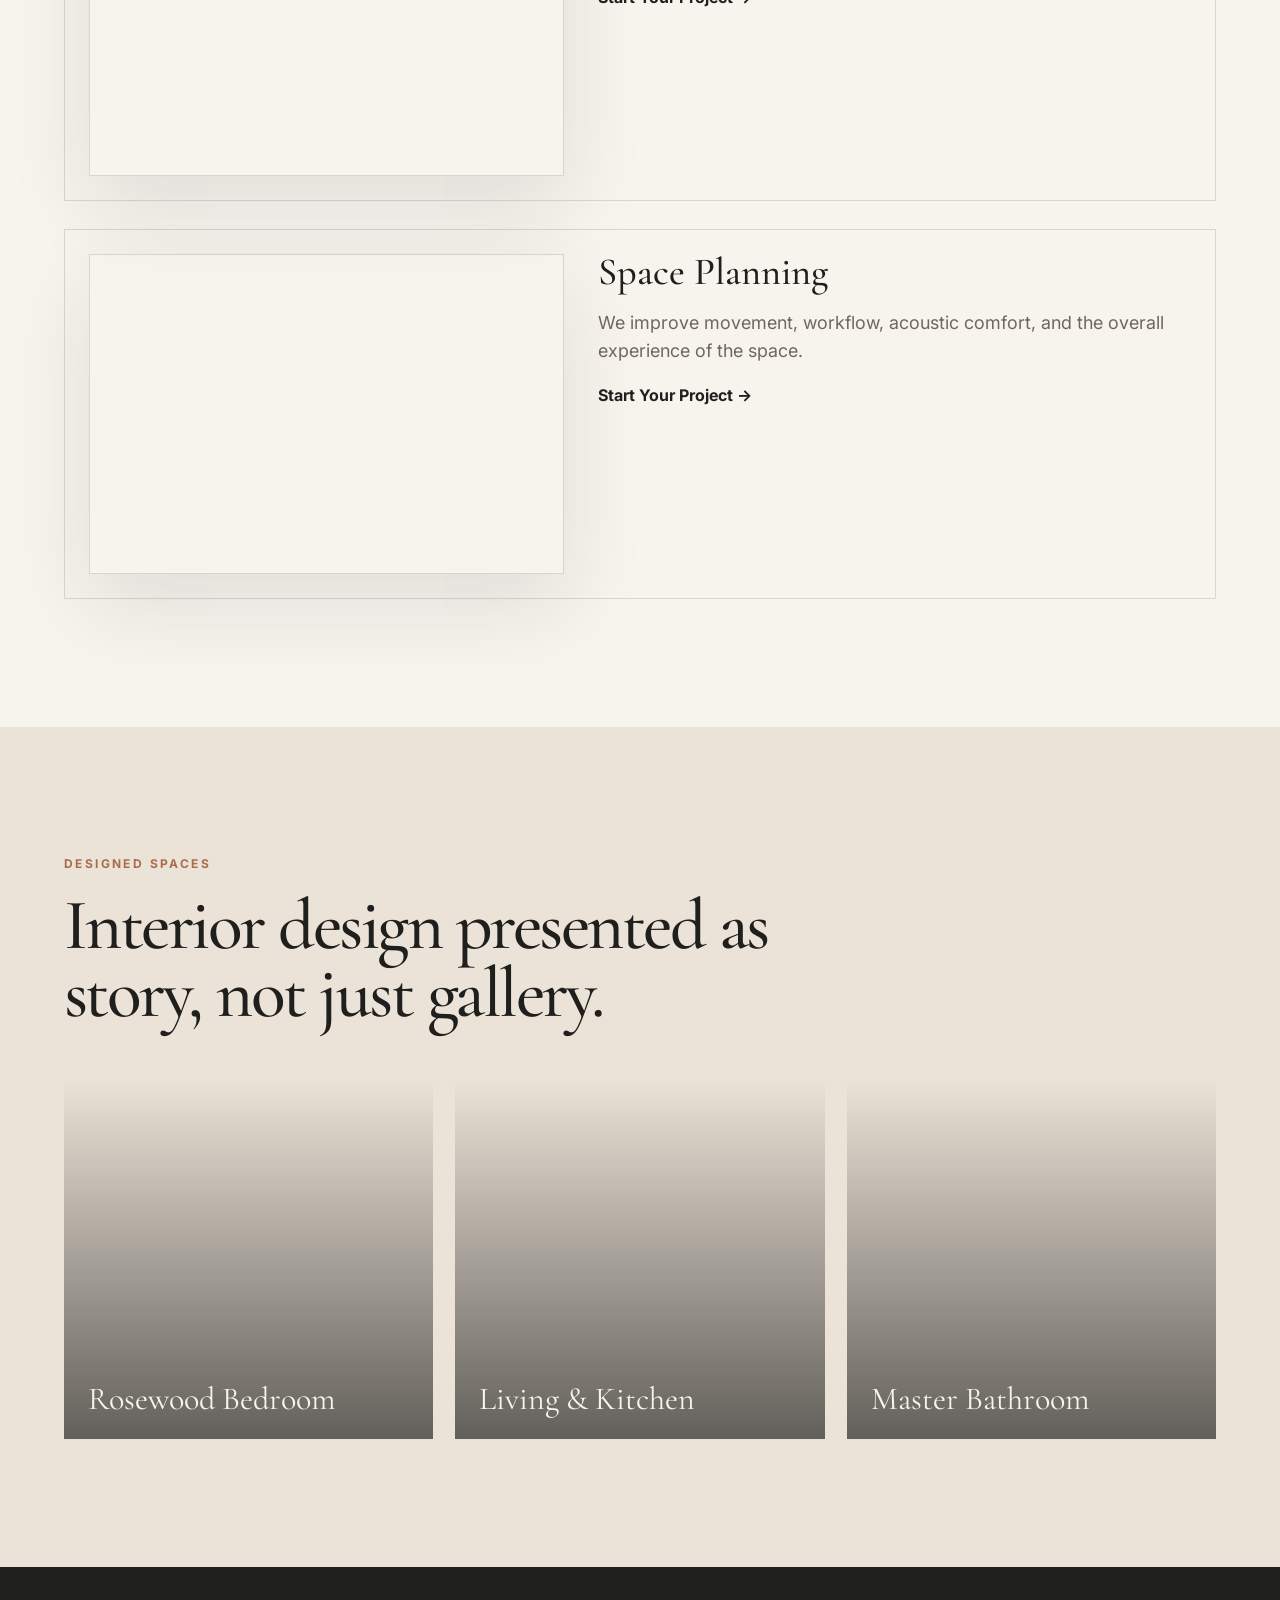
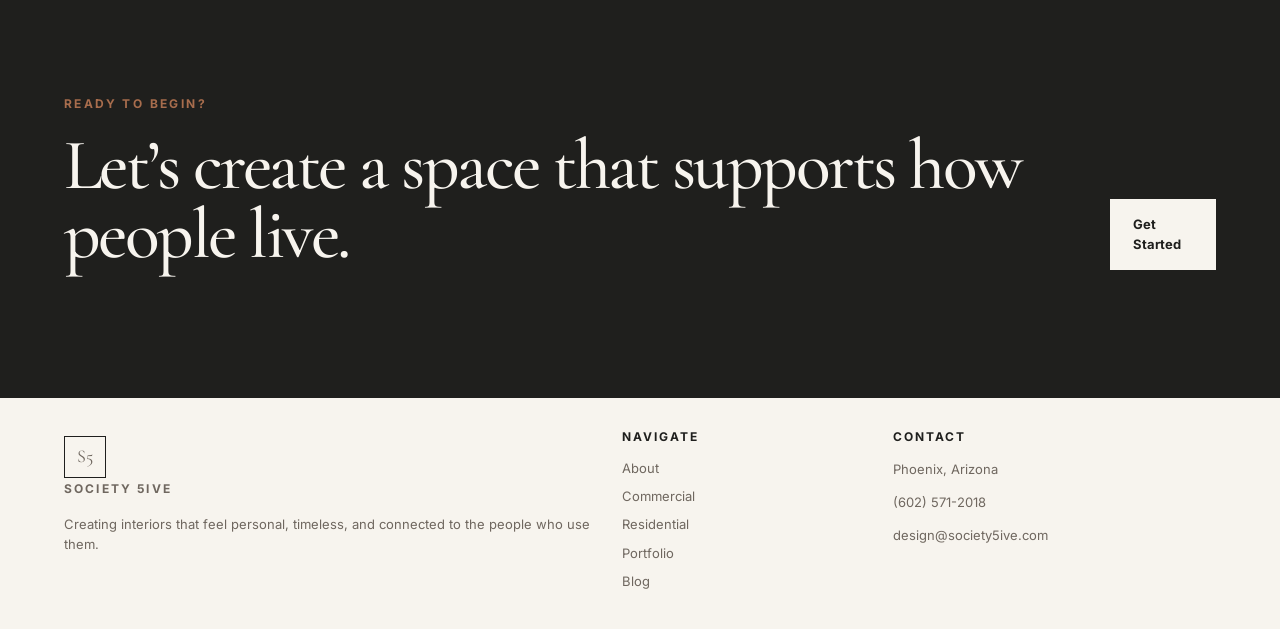
<file: assets/society5ive/commercial.html>
<!doctype html>
<html lang="en">
<head>
  <meta charset="utf-8" />
  <meta name="viewport" content="width=device-width, initial-scale=1" />
  <title>Commercial Design — Society 5IVE</title>
  <meta name="description" content="Commercial interior design services by Society 5IVE." />
  <link rel="preconnect" href="https://fonts.googleapis.com">
  <link rel="preconnect" href="https://fonts.gstatic.com" crossorigin>
  <link href="https://fonts.googleapis.com/css2?family=Cormorant+Garamond:wght@400;500;600&family=Inter:wght@400;500;600;700&display=swap" rel="stylesheet">
  <link rel="stylesheet" href="styles.css" />
</head>
<body>
  <header class="site-header" data-header>
    <a href="index.html" class="brand" aria-label="Society 5IVE home">
      <span class="brand-mark">S5</span>
      <span class="brand-text">Society 5IVE</span>
    </a>
    <button class="nav-toggle" aria-label="Open navigation" data-nav-toggle><span></span><span></span></button>
    <nav class="site-nav" data-nav>
      <a href="about.html">About</a><a href="commercial.html">Commercial</a><a href="residential.html">Residential</a><a href="portfolio.html">Portfolio</a><a href="blog.html">Blog</a><a href="contact.html">Contact</a>
      <a href="contact.html" class="nav-cta">Get Started</a>
    </nav>
  </header>
<main>
<section class="page-hero section-pad">
  <div class="page-copy reveal"><p class="eyebrow">Commercial Design</p><h1>Functional design that works beautifully.</h1><p class="hero-sub">Commercial interiors should support the business, the brand, and the people who use the space every day. Society 5IVE designs offices, hospitality environments, and boutique commercial spaces with flow, durability, comfort, and experience in mind.</p><a class="btn primary" href="contact.html">Start Your Project</a></div>
  <div class="page-visual reveal delay-1 hero-img-3"></div>
</section><section class="section-pad"><div class="split"><h2>Commercial interiors shaped around purpose, flow, and feeling.</h2><div class="body-copy"><p>Every project begins by understanding what the space needs to accomplish and how people should feel inside it.</p><p>The design direction is then built through planning, materials, furnishings, finishes, and details that support the larger experience.</p></div></div></section><section class="process section-pad alt-bg"><div class="section-heading"><p class="eyebrow">Our Process</p><h2>From lifestyle to layout.</h2></div><ol class="process-list"><li><strong>Discovery</strong><span>We begin with conversation, goals, routines, constraints, and the feeling the space needs to create.</span></li><li><strong>Concept</strong><span>We translate those insights into layouts, palettes, materials, furniture direction, and visual language.</span></li><li><strong>Implementation</strong><span>We coordinate details, vendor communication, selections, and the steps needed to bring the plan to life.</span></li><li><strong>Completion</strong><span>We style, refine, and hand over a space that feels complete, livable, and connected to its purpose.</span></li></ol></section><section class="services section-pad"><div class="section-heading"><p class="eyebrow">Services</p><h2>Similar offerings, sharper positioning.</h2></div><div class="service-list"><article class="service-card"><div class="service-img img-1"></div><div><h3>Full Renovation</h3><p>From concept through coordination, we shape commercial interiors that feel cohesive, efficient, and memorable.</p><a href="contact.html">Start Your Project →</a></div></article><article class="service-card"><div class="service-img img-2"></div><div><h3>Furnishings & Fixtures</h3><p>We curate furniture, lighting, surfaces, and finishes that balance durability, comfort, and brand identity.</p><a href="contact.html">Start Your Project →</a></div></article><article class="service-card"><div class="service-img img-3"></div><div><h3>Space Planning</h3><p>We improve movement, workflow, acoustic comfort, and the overall experience of the space.</p><a href="contact.html">Start Your Project →</a></div></article></div></section><section class="mini-portfolio section-pad alt-bg"><div class="section-heading"><p class="eyebrow">Designed Spaces</p><h2>Interior design presented as story, not just gallery.</h2></div><div class="portfolio-grid"><a class="portfolio-item p1" href="portfolio.html"><span>Rosewood Bedroom</span></a><a class="portfolio-item p2" href="portfolio.html"><span>Living & Kitchen</span></a><a class="portfolio-item p3" href="portfolio.html"><span>Master Bathroom</span></a></div></section><section class="contact section-pad"><div><p class="eyebrow">Ready To Begin?</p><h2>Let’s create a space that supports how people live.</h2></div><a class="btn primary" href="contact.html">Get Started</a></section></main>
  <footer class="site-footer rich-footer">
    <div>
      <a class="brand footer-brand" href="index.html"><span class="brand-mark">S5</span><span class="brand-text">Society 5IVE</span></a>
      <p>Creating interiors that feel personal, timeless, and connected to the people who use them.</p>
    </div>
    <div><h4>Navigate</h4><a href="about.html">About</a><a href="commercial.html">Commercial</a><a href="residential.html">Residential</a><a href="portfolio.html">Portfolio</a><a href="blog.html">Blog</a></div>
    <div><h4>Contact</h4><p>Phoenix, Arizona</p><p>(602) 571-2018</p><p>design@society5ive.com</p></div>
  </footer>
  <script src="script.js"></script>
</body>
</html>
</file>
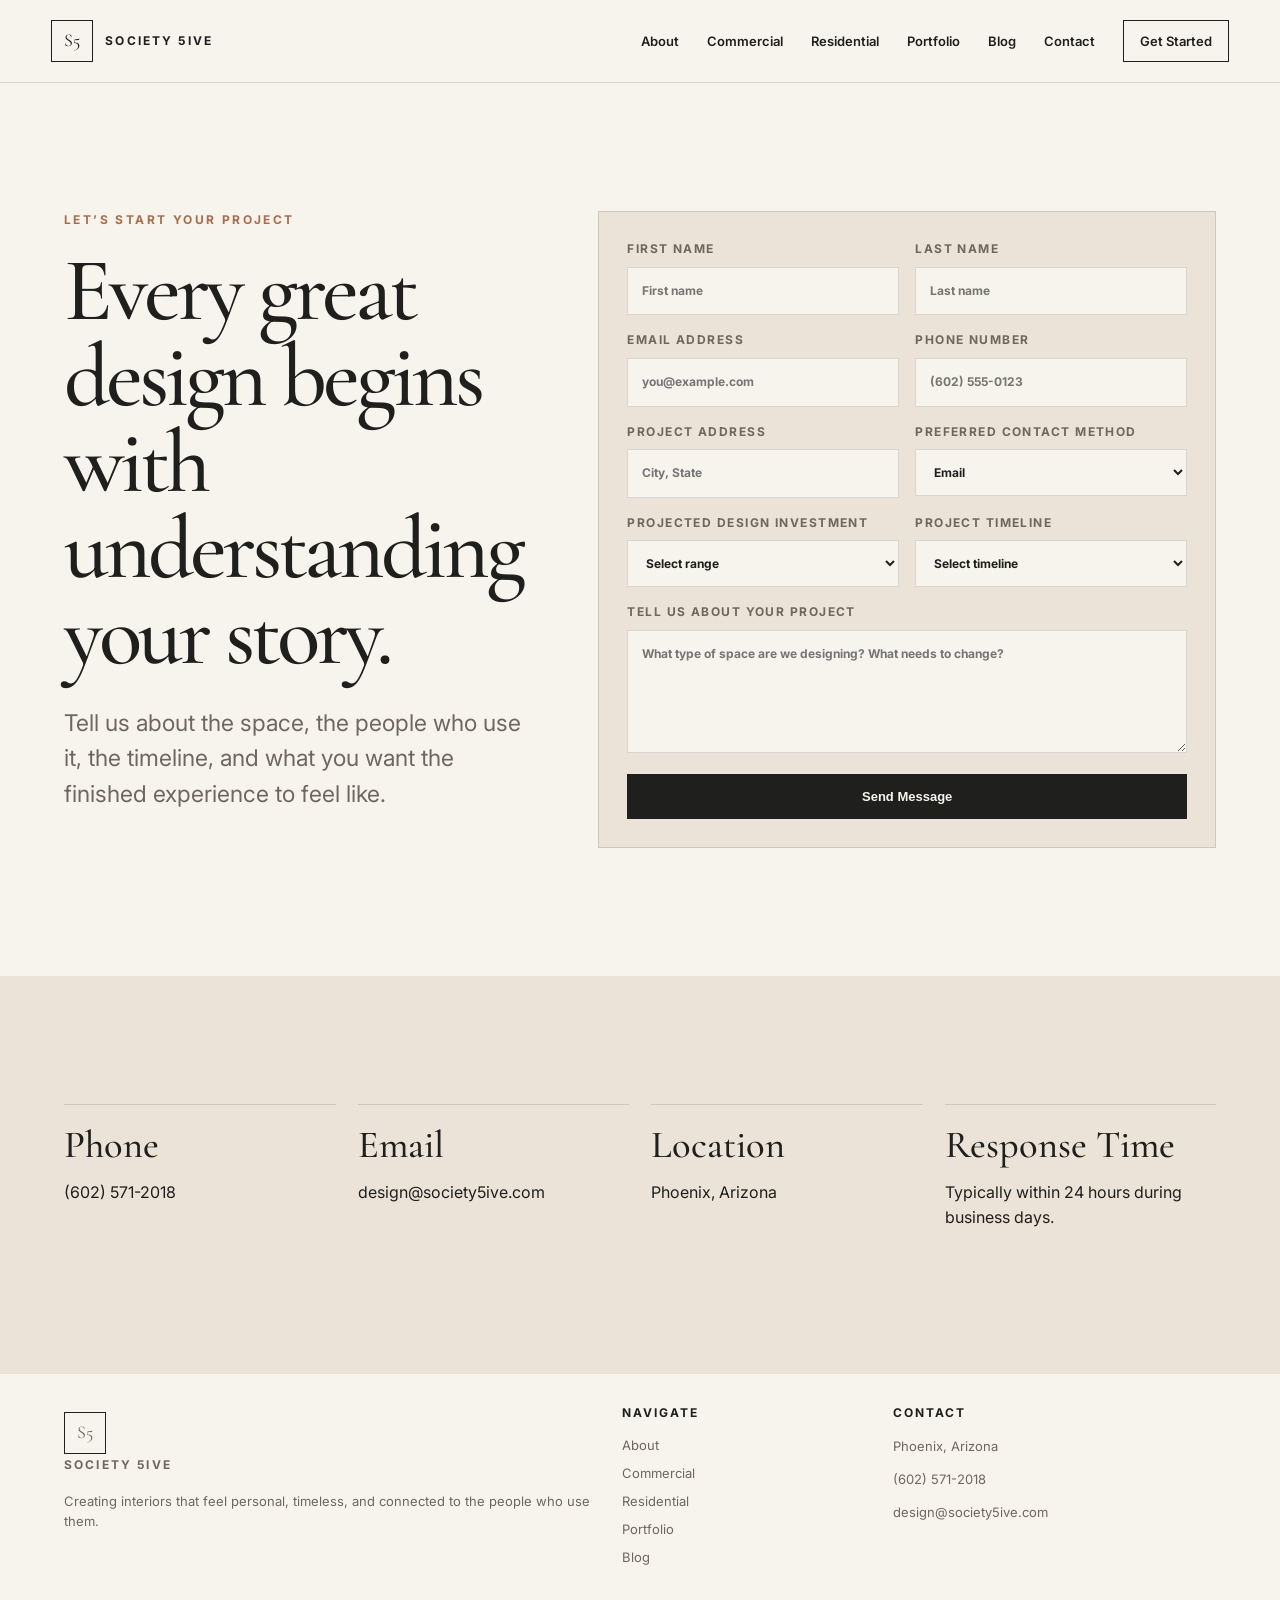
<file: assets/society5ive/contact.html>
<!doctype html>
<html lang="en">
<head>
  <meta charset="utf-8" />
  <meta name="viewport" content="width=device-width, initial-scale=1" />
  <title>Contact — Society 5IVE</title>
  <meta name="description" content="Contact page for Society 5IVE interior design projects." />
  <link rel="preconnect" href="https://fonts.googleapis.com">
  <link rel="preconnect" href="https://fonts.gstatic.com" crossorigin>
  <link href="https://fonts.googleapis.com/css2?family=Cormorant+Garamond:wght@400;500;600&family=Inter:wght@400;500;600;700&display=swap" rel="stylesheet">
  <link rel="stylesheet" href="styles.css" />
</head>
<body>
  <header class="site-header" data-header>
    <a href="index.html" class="brand" aria-label="Society 5IVE home">
      <span class="brand-mark">S5</span>
      <span class="brand-text">Society 5IVE</span>
    </a>
    <button class="nav-toggle" aria-label="Open navigation" data-nav-toggle><span></span><span></span></button>
    <nav class="site-nav" data-nav>
      <a href="about.html">About</a><a href="commercial.html">Commercial</a><a href="residential.html">Residential</a><a href="portfolio.html">Portfolio</a><a href="blog.html">Blog</a><a href="contact.html">Contact</a>
      <a href="contact.html" class="nav-cta">Get Started</a>
    </nav>
  </header>
<main><section class="contact-page section-pad"><div><p class="eyebrow">Let’s Start Your Project</p><h1>Every great design begins with understanding your story.</h1><p class="hero-sub">Tell us about the space, the people who use it, the timeline, and what you want the finished experience to feel like.</p></div><form class="project-form"><label>First Name<input type="text" placeholder="First name"></label><label>Last Name<input type="text" placeholder="Last name"></label><label>Email Address<input type="email" placeholder="you@example.com"></label><label>Phone Number<input type="tel" placeholder="(602) 555-0123"></label><label>Project Address<input type="text" placeholder="City, State"></label><label>Preferred Contact Method<select><option>Email</option><option>Call</option><option>Text</option></select></label><label>Projected Design Investment<select><option>Select range</option><option>$10k–$25k</option><option>$25k–$50k</option><option>$50k–$100k</option><option>$100k+</option></select></label><label>Project Timeline<select><option>Select timeline</option><option>Ready to start immediately</option><option>1–3 months</option><option>3–6 months</option><option>6+ months</option><option>Just exploring options</option></select></label><label class="full">Tell Us About Your Project<textarea rows="5" placeholder="What type of space are we designing? What needs to change?"></textarea></label><button class="btn primary" type="button">Send Message</button></form></section><section class="contact-details section-pad alt-bg"><div><h3>Phone</h3><p>(602) 571-2018</p></div><div><h3>Email</h3><p>design@society5ive.com</p></div><div><h3>Location</h3><p>Phoenix, Arizona</p></div><div><h3>Response Time</h3><p>Typically within 24 hours during business days.</p></div></section></main>
  <footer class="site-footer rich-footer">
    <div>
      <a class="brand footer-brand" href="index.html"><span class="brand-mark">S5</span><span class="brand-text">Society 5IVE</span></a>
      <p>Creating interiors that feel personal, timeless, and connected to the people who use them.</p>
    </div>
    <div><h4>Navigate</h4><a href="about.html">About</a><a href="commercial.html">Commercial</a><a href="residential.html">Residential</a><a href="portfolio.html">Portfolio</a><a href="blog.html">Blog</a></div>
    <div><h4>Contact</h4><p>Phoenix, Arizona</p><p>(602) 571-2018</p><p>design@society5ive.com</p></div>
  </footer>
  <script src="script.js"></script>
</body>
</html>
</file>
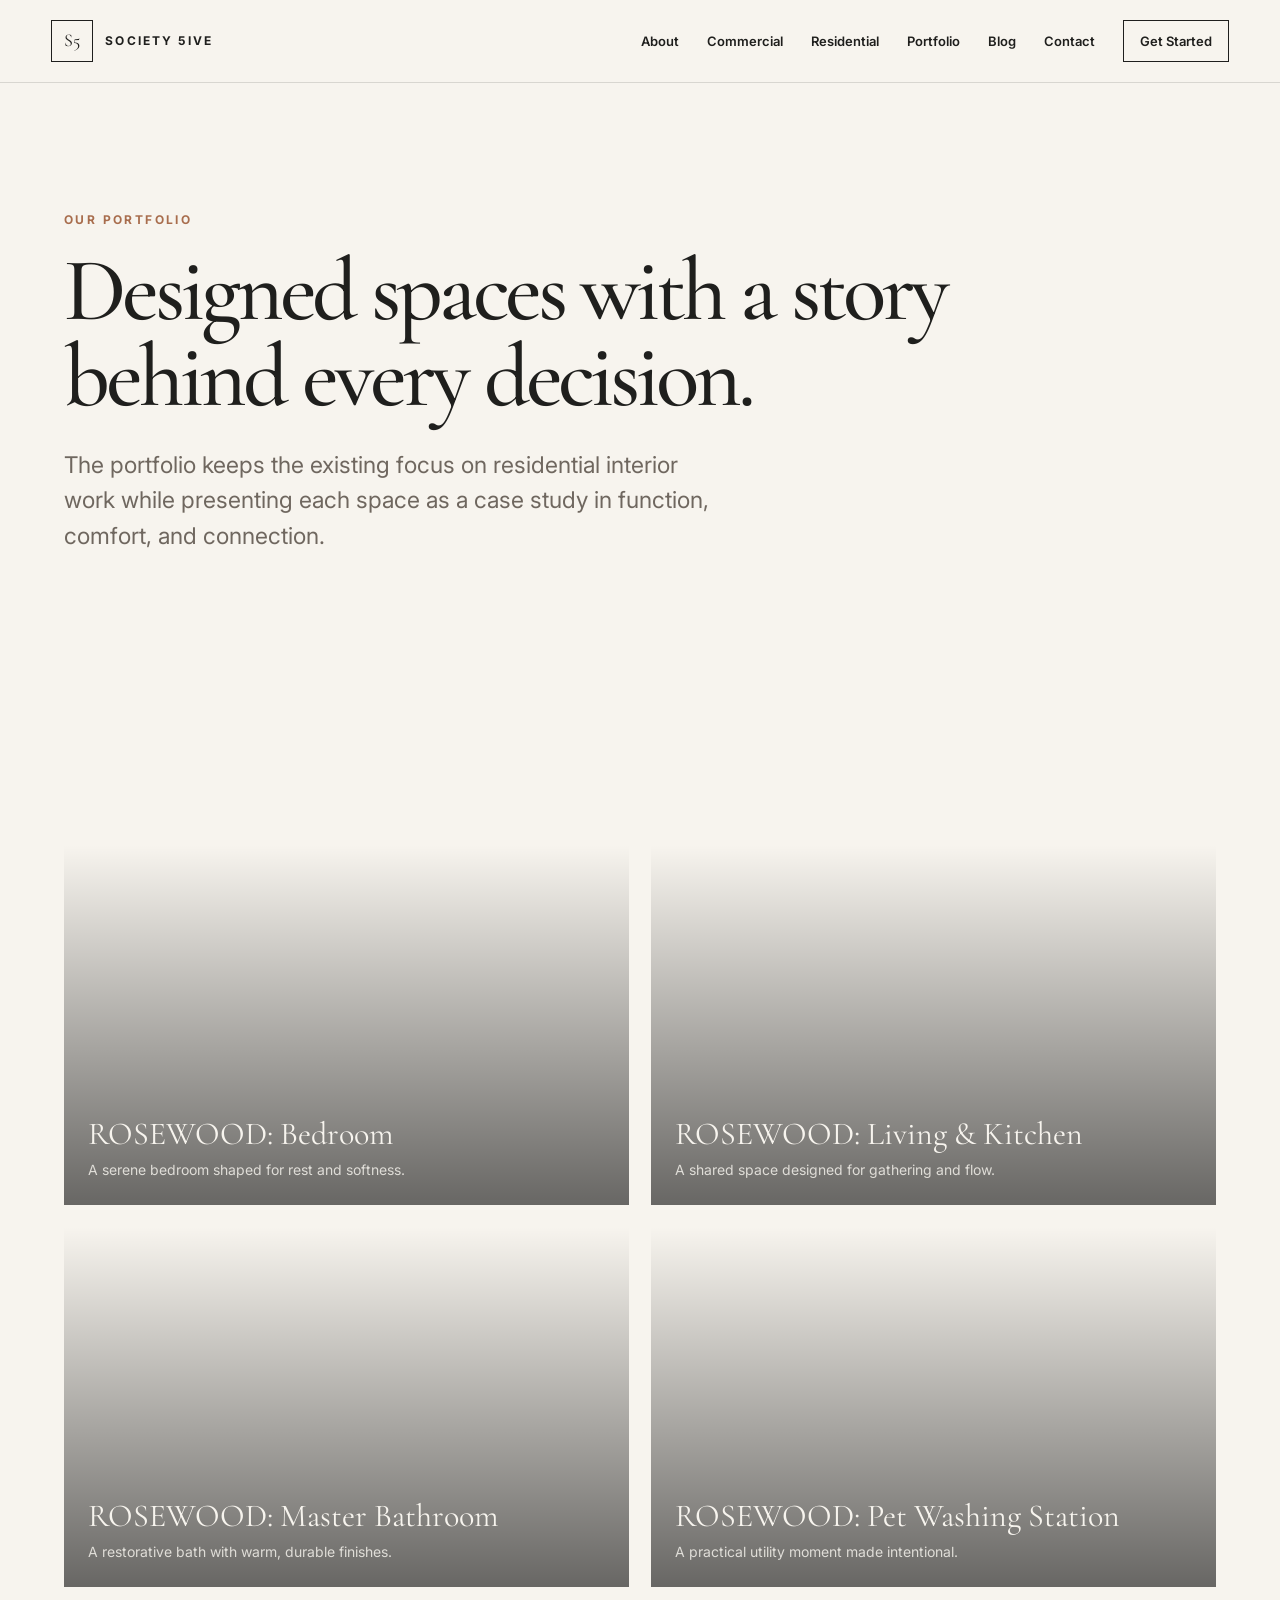
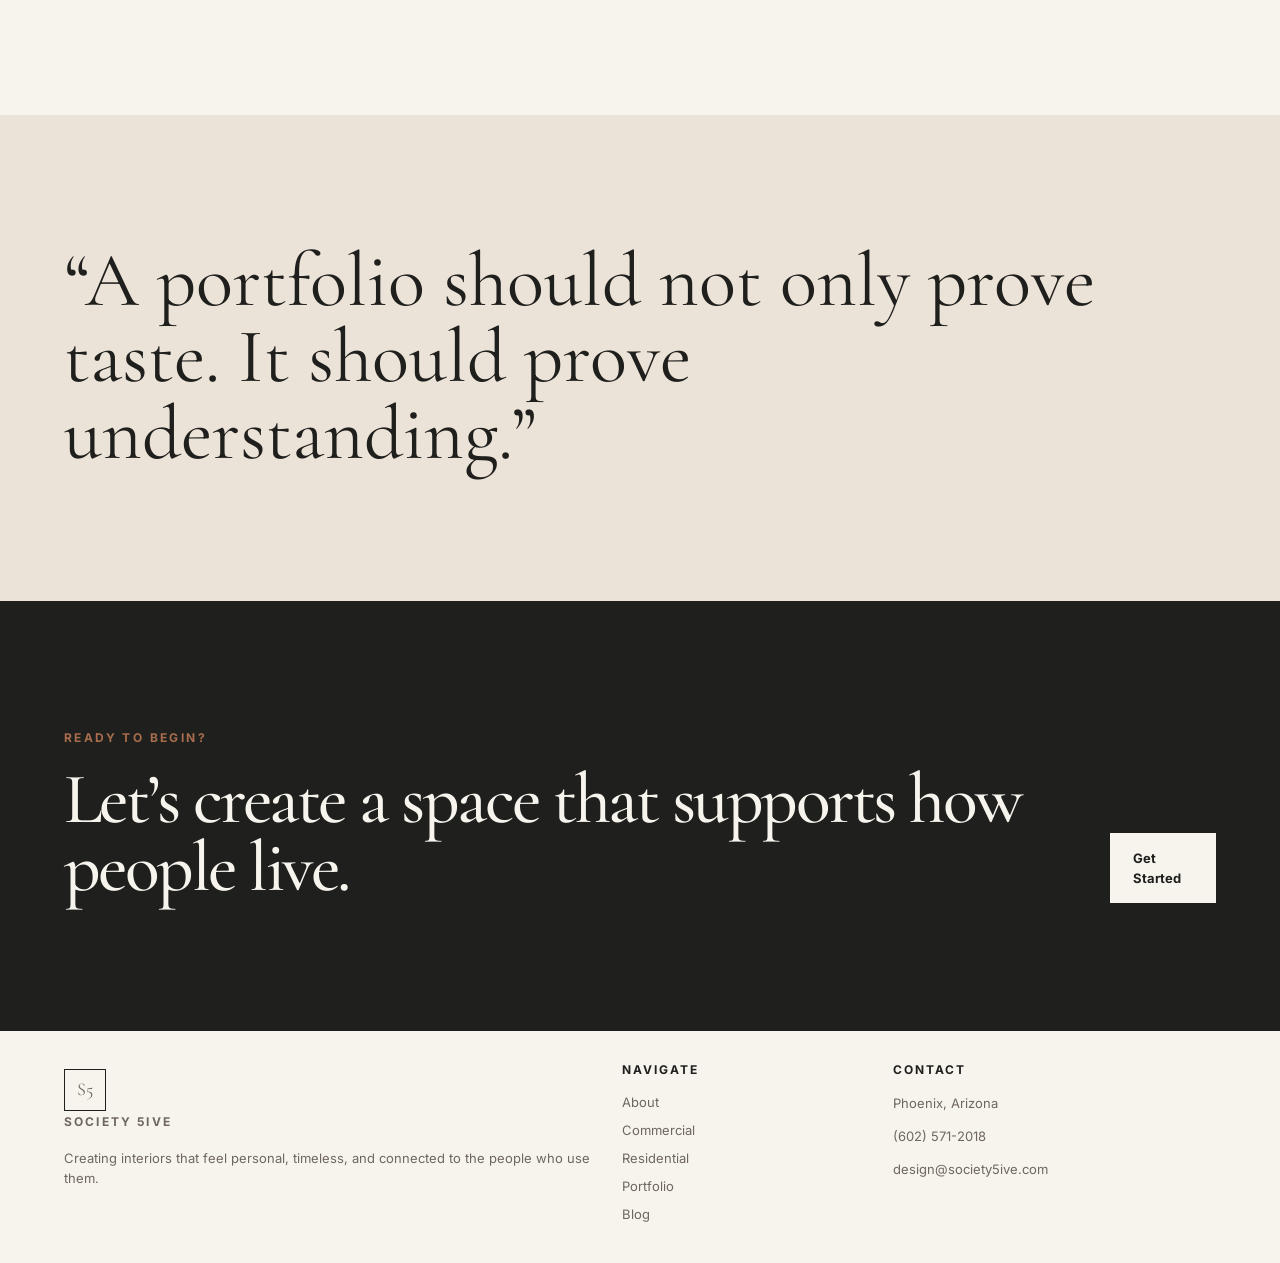
<file: assets/society5ive/portfolio.html>
<!doctype html>
<html lang="en">
<head>
  <meta charset="utf-8" />
  <meta name="viewport" content="width=device-width, initial-scale=1" />
  <title>Portfolio — Society 5IVE</title>
  <meta name="description" content="Portfolio page for Society 5IVE interior design work." />
  <link rel="preconnect" href="https://fonts.googleapis.com">
  <link rel="preconnect" href="https://fonts.gstatic.com" crossorigin>
  <link href="https://fonts.googleapis.com/css2?family=Cormorant+Garamond:wght@400;500;600&family=Inter:wght@400;500;600;700&display=swap" rel="stylesheet">
  <link rel="stylesheet" href="styles.css" />
</head>
<body>
  <header class="site-header" data-header>
    <a href="index.html" class="brand" aria-label="Society 5IVE home">
      <span class="brand-mark">S5</span>
      <span class="brand-text">Society 5IVE</span>
    </a>
    <button class="nav-toggle" aria-label="Open navigation" data-nav-toggle><span></span><span></span></button>
    <nav class="site-nav" data-nav>
      <a href="about.html">About</a><a href="commercial.html">Commercial</a><a href="residential.html">Residential</a><a href="portfolio.html">Portfolio</a><a href="blog.html">Blog</a><a href="contact.html">Contact</a>
      <a href="contact.html" class="nav-cta">Get Started</a>
    </nav>
  </header>
<main><section class="portfolio-hero section-pad"><p class="eyebrow">Our Portfolio</p><h1>Designed spaces with a story behind every decision.</h1><p class="hero-sub">The portfolio keeps the existing focus on residential interior work while presenting each space as a case study in function, comfort, and connection.</p></section><section class="portfolio-gallery section-pad"><div class="portfolio-grid large"><a class="portfolio-item p1" href="#"><span>ROSEWOOD: Bedroom<em>A serene bedroom shaped for rest and softness.</em></span></a><a class="portfolio-item p2" href="#"><span>ROSEWOOD: Living & Kitchen<em>A shared space designed for gathering and flow.</em></span></a><a class="portfolio-item p3" href="#"><span>ROSEWOOD: Master Bathroom<em>A restorative bath with warm, durable finishes.</em></span></a><a class="portfolio-item p4" href="#"><span>ROSEWOOD: Pet Washing Station<em>A practical utility moment made intentional.</em></span></a></div></section><section class="quote section-pad alt-bg"><blockquote>“A portfolio should not only prove taste. It should prove understanding.”</blockquote></section><section class="contact section-pad"><div><p class="eyebrow">Ready To Begin?</p><h2>Let’s create a space that supports how people live.</h2></div><a class="btn primary" href="contact.html">Get Started</a></section></main>
  <footer class="site-footer rich-footer">
    <div>
      <a class="brand footer-brand" href="index.html"><span class="brand-mark">S5</span><span class="brand-text">Society 5IVE</span></a>
      <p>Creating interiors that feel personal, timeless, and connected to the people who use them.</p>
    </div>
    <div><h4>Navigate</h4><a href="about.html">About</a><a href="commercial.html">Commercial</a><a href="residential.html">Residential</a><a href="portfolio.html">Portfolio</a><a href="blog.html">Blog</a></div>
    <div><h4>Contact</h4><p>Phoenix, Arizona</p><p>(602) 571-2018</p><p>design@society5ive.com</p></div>
  </footer>
  <script src="script.js"></script>
</body>
</html>
</file>
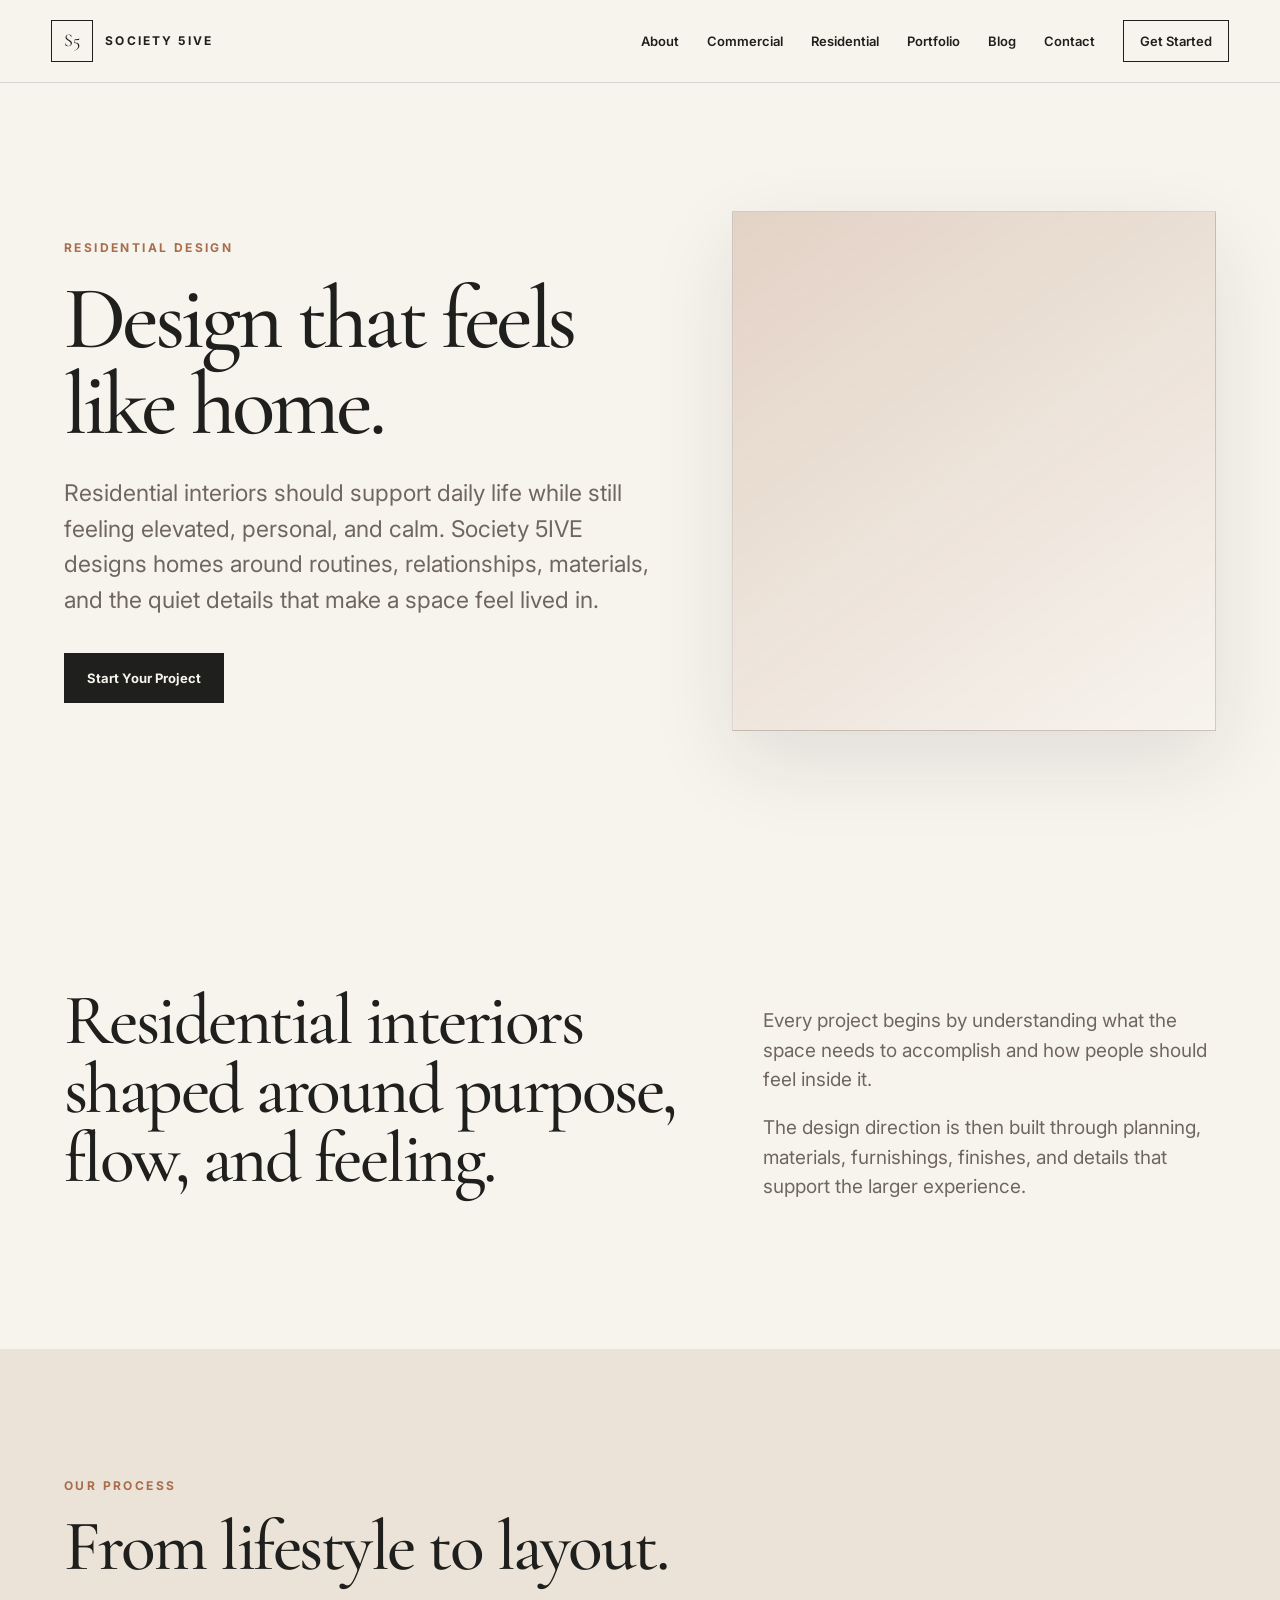
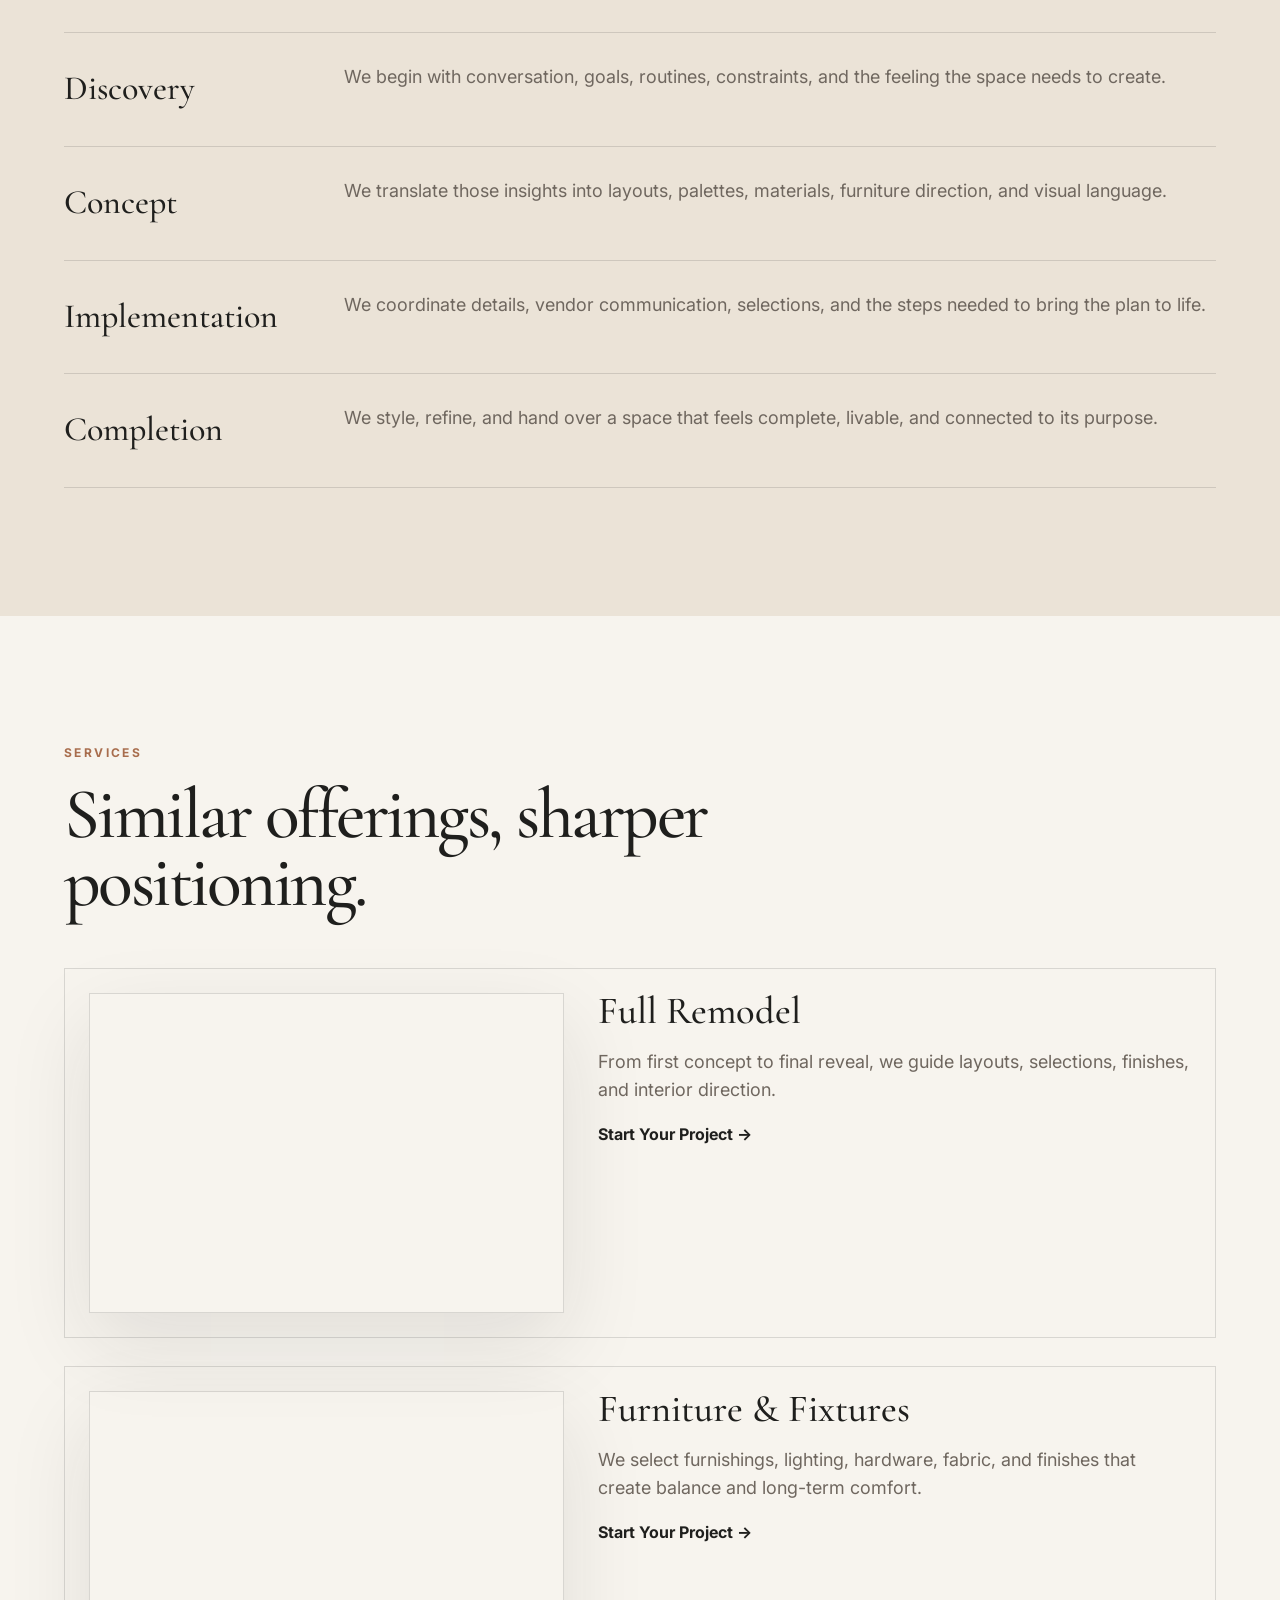
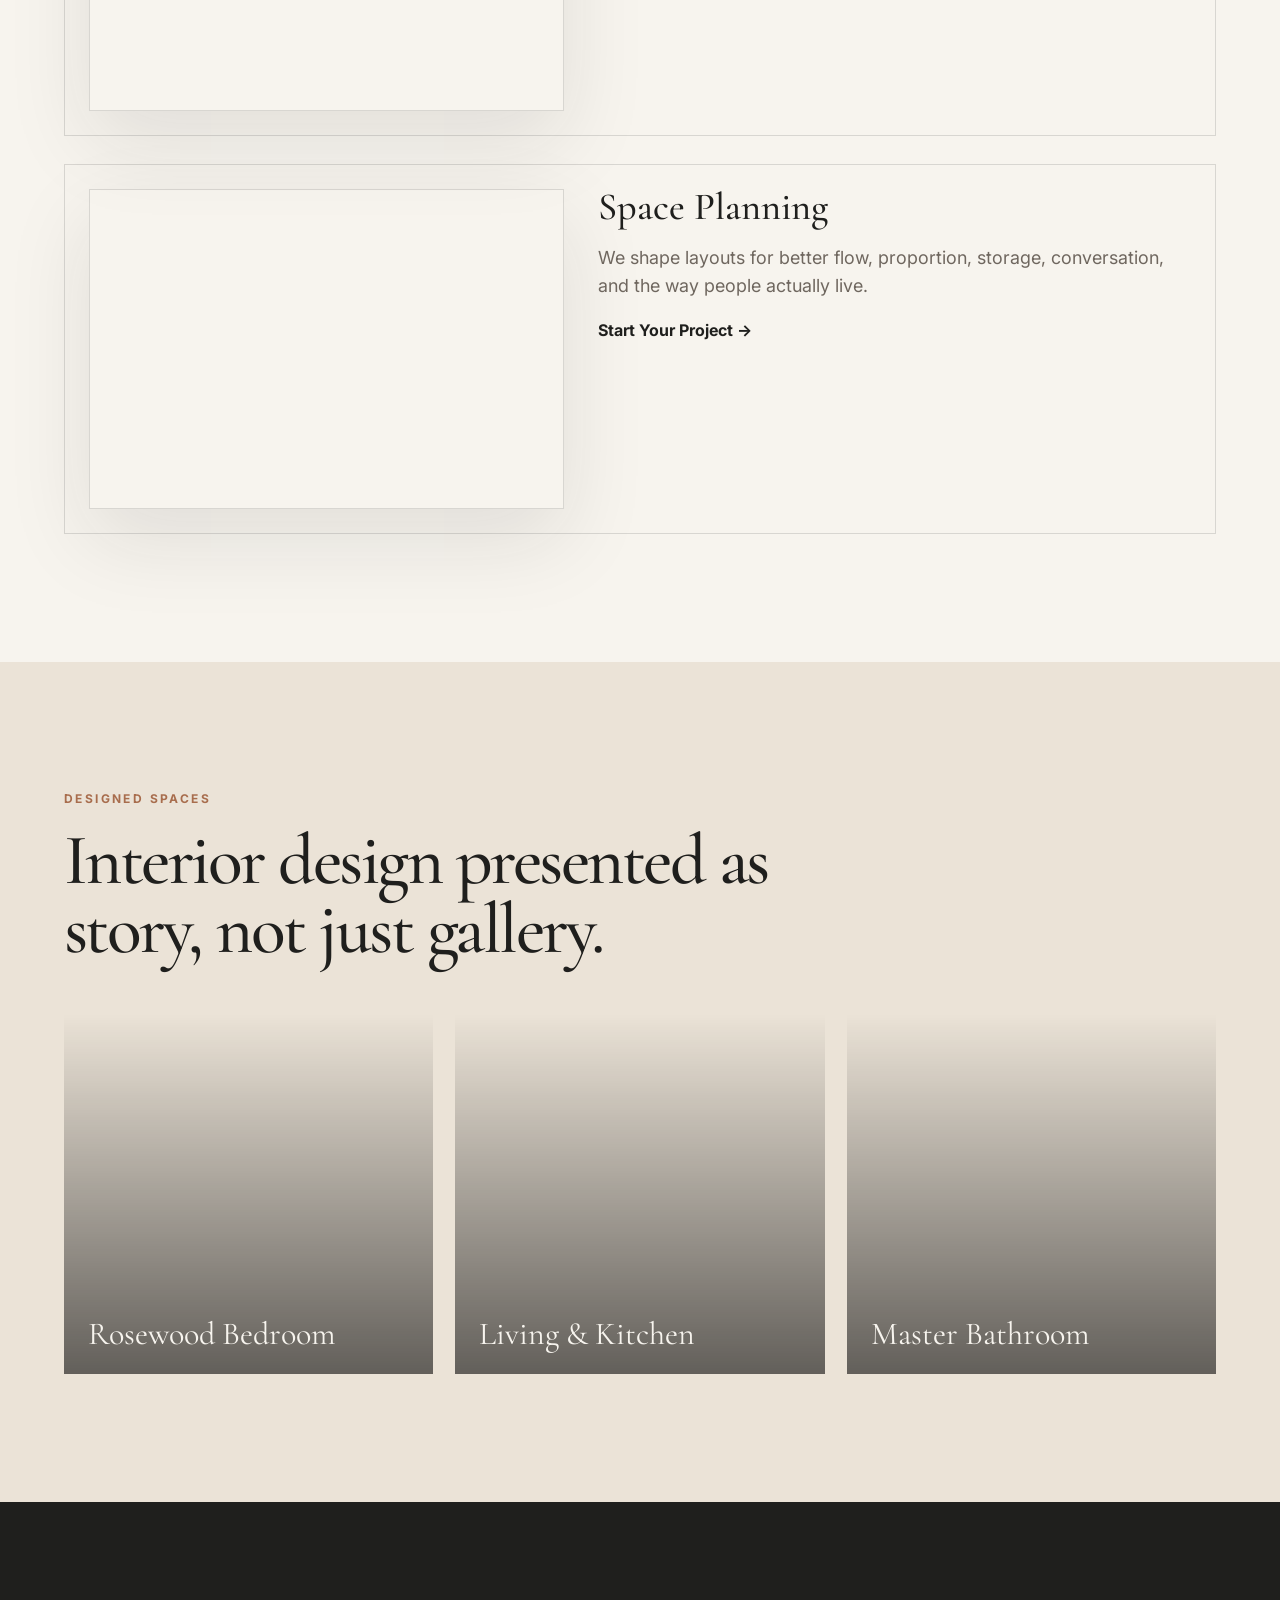
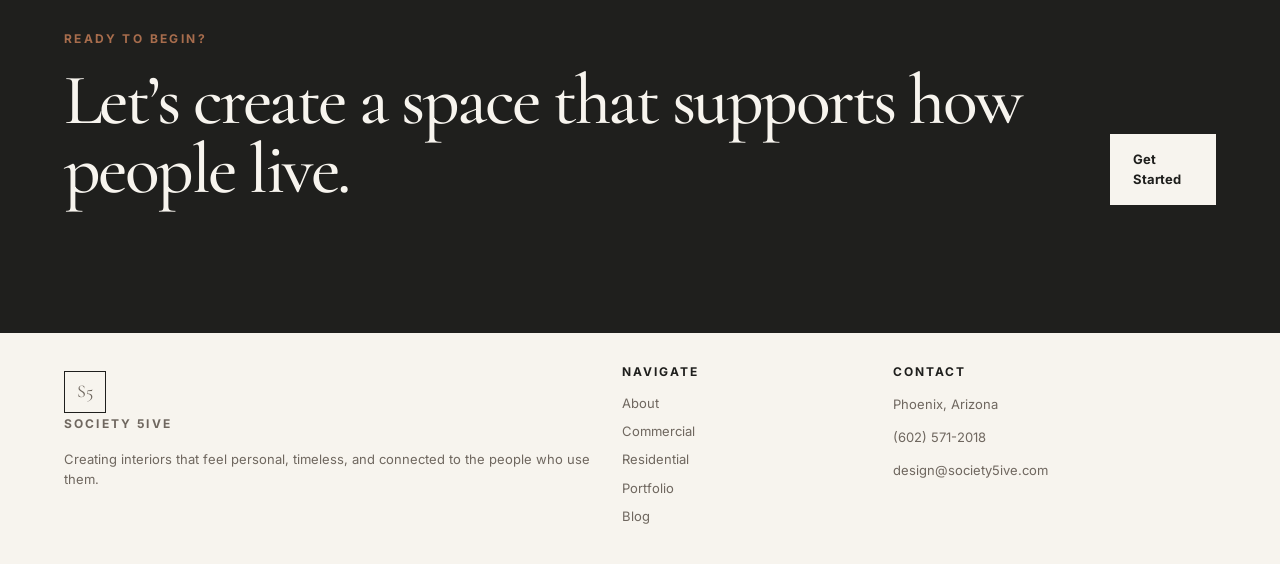
<file: assets/society5ive/residential.html>
<!doctype html>
<html lang="en">
<head>
  <meta charset="utf-8" />
  <meta name="viewport" content="width=device-width, initial-scale=1" />
  <title>Residential Design — Society 5IVE</title>
  <meta name="description" content="Residential interior design services by Society 5IVE." />
  <link rel="preconnect" href="https://fonts.googleapis.com">
  <link rel="preconnect" href="https://fonts.gstatic.com" crossorigin>
  <link href="https://fonts.googleapis.com/css2?family=Cormorant+Garamond:wght@400;500;600&family=Inter:wght@400;500;600;700&display=swap" rel="stylesheet">
  <link rel="stylesheet" href="styles.css" />
</head>
<body>
  <header class="site-header" data-header>
    <a href="index.html" class="brand" aria-label="Society 5IVE home">
      <span class="brand-mark">S5</span>
      <span class="brand-text">Society 5IVE</span>
    </a>
    <button class="nav-toggle" aria-label="Open navigation" data-nav-toggle><span></span><span></span></button>
    <nav class="site-nav" data-nav>
      <a href="about.html">About</a><a href="commercial.html">Commercial</a><a href="residential.html">Residential</a><a href="portfolio.html">Portfolio</a><a href="blog.html">Blog</a><a href="contact.html">Contact</a>
      <a href="contact.html" class="nav-cta">Get Started</a>
    </nav>
  </header>
<main>
<section class="page-hero section-pad">
  <div class="page-copy reveal"><p class="eyebrow">Residential Design</p><h1>Design that feels like home.</h1><p class="hero-sub">Residential interiors should support daily life while still feeling elevated, personal, and calm. Society 5IVE designs homes around routines, relationships, materials, and the quiet details that make a space feel lived in.</p><a class="btn primary" href="contact.html">Start Your Project</a></div>
  <div class="page-visual reveal delay-1 hero-img-4"></div>
</section><section class="section-pad"><div class="split"><h2>Residential interiors shaped around purpose, flow, and feeling.</h2><div class="body-copy"><p>Every project begins by understanding what the space needs to accomplish and how people should feel inside it.</p><p>The design direction is then built through planning, materials, furnishings, finishes, and details that support the larger experience.</p></div></div></section><section class="process section-pad alt-bg"><div class="section-heading"><p class="eyebrow">Our Process</p><h2>From lifestyle to layout.</h2></div><ol class="process-list"><li><strong>Discovery</strong><span>We begin with conversation, goals, routines, constraints, and the feeling the space needs to create.</span></li><li><strong>Concept</strong><span>We translate those insights into layouts, palettes, materials, furniture direction, and visual language.</span></li><li><strong>Implementation</strong><span>We coordinate details, vendor communication, selections, and the steps needed to bring the plan to life.</span></li><li><strong>Completion</strong><span>We style, refine, and hand over a space that feels complete, livable, and connected to its purpose.</span></li></ol></section><section class="services section-pad"><div class="section-heading"><p class="eyebrow">Services</p><h2>Similar offerings, sharper positioning.</h2></div><div class="service-list"><article class="service-card"><div class="service-img img-1"></div><div><h3>Full Remodel</h3><p>From first concept to final reveal, we guide layouts, selections, finishes, and interior direction.</p><a href="contact.html">Start Your Project →</a></div></article><article class="service-card"><div class="service-img img-2"></div><div><h3>Furniture & Fixtures</h3><p>We select furnishings, lighting, hardware, fabric, and finishes that create balance and long-term comfort.</p><a href="contact.html">Start Your Project →</a></div></article><article class="service-card"><div class="service-img img-3"></div><div><h3>Space Planning</h3><p>We shape layouts for better flow, proportion, storage, conversation, and the way people actually live.</p><a href="contact.html">Start Your Project →</a></div></article></div></section><section class="mini-portfolio section-pad alt-bg"><div class="section-heading"><p class="eyebrow">Designed Spaces</p><h2>Interior design presented as story, not just gallery.</h2></div><div class="portfolio-grid"><a class="portfolio-item p1" href="portfolio.html"><span>Rosewood Bedroom</span></a><a class="portfolio-item p2" href="portfolio.html"><span>Living & Kitchen</span></a><a class="portfolio-item p3" href="portfolio.html"><span>Master Bathroom</span></a></div></section><section class="contact section-pad"><div><p class="eyebrow">Ready To Begin?</p><h2>Let’s create a space that supports how people live.</h2></div><a class="btn primary" href="contact.html">Get Started</a></section></main>
  <footer class="site-footer rich-footer">
    <div>
      <a class="brand footer-brand" href="index.html"><span class="brand-mark">S5</span><span class="brand-text">Society 5IVE</span></a>
      <p>Creating interiors that feel personal, timeless, and connected to the people who use them.</p>
    </div>
    <div><h4>Navigate</h4><a href="about.html">About</a><a href="commercial.html">Commercial</a><a href="residential.html">Residential</a><a href="portfolio.html">Portfolio</a><a href="blog.html">Blog</a></div>
    <div><h4>Contact</h4><p>Phoenix, Arizona</p><p>(602) 571-2018</p><p>design@society5ive.com</p></div>
  </footer>
  <script src="script.js"></script>
</body>
</html>
</file>
<file: styles.css>
:root {
  --ink: #101010;
  --paper: #f7f7f2;
  --muted: #76736b;
  --line: rgba(16, 16, 16, 0.13);
  --line-strong: rgba(16, 16, 16, 0.3);
  --soft: #ebe8df;
  --soft-2: #d9d4c8;
  --max: 1440px;
  --radius: 28px;
  --ease: cubic-bezier(.16, 1, .3, 1);
}

* { box-sizing: border-box; }
html { scroll-behavior: smooth; scroll-padding-top: 100px; }
body {
  margin: 0;
  font-family: Inter, ui-sans-serif, system-ui, -apple-system, BlinkMacSystemFont, "Segoe UI", sans-serif;
  background: var(--paper);
  color: var(--ink);
  overflow-x: hidden;
}
body.modal-open { overflow: hidden; }
::selection { background: var(--ink); color: var(--paper); }
a { color: inherit; text-decoration: none; }
button { font: inherit; }

.skip {
  position: fixed;
  left: 18px;
  top: -80px;
  z-index: 1000;
  padding: 12px 16px;
  background: var(--ink);
  color: var(--paper);
  border-radius: 999px;
  transition: top .25s var(--ease);
}
.skip:focus { top: 18px; }

/* Native hidden/inert semantics must not be overridden by component displays. */
[hidden] { display: none !important; }
:where(a, button, input, select, textarea, summary, [tabindex]):focus {
  scroll-margin-block: 110px 30px;
}
:where(section[id], main[id]) { scroll-margin-top: 110px; }
.text-button, .modal-close, .menu-button { min-height: 24px; min-width: 24px; }

/* Allow translated content and text zoom to reflow rather than widen the page. */
.hero > *, .engineering-workflow > *, .app-case > *, .app-showcase > * { min-width: 0; }
:where(h1, h2, h3, p, li) { overflow-wrap: anywhere; }
.workflow-window-top p { min-width: 0; overflow-wrap: anywhere; }
.workflow-window-top span { flex-shrink: 0; }

.grain {
  position: fixed;
  inset: 0;
  pointer-events: none;
  opacity: .11;
  z-index: 1;
  background-image:
    radial-gradient(circle at 25% 20%, rgba(16,16,16,.18), transparent 2px),
    radial-gradient(circle at 75% 80%, rgba(16,16,16,.15), transparent 2px);
  background-size: 28px 28px, 34px 34px;
  mix-blend-mode: multiply;
}

.cursor {
  width: 18px;
  height: 18px;
  border: 1px solid var(--ink);
  border-radius: 999px;
  position: fixed;
  left: 0;
  top: 0;
  z-index: 999;
  pointer-events: none;
  transform: translate(-50%, -50%);
  transition: width .22s var(--ease), height .22s var(--ease), background .22s var(--ease), opacity .22s var(--ease);
  mix-blend-mode: difference;
  background: rgba(247,247,242,.25);
}
.cursor.is-hovering { width: 54px; height: 54px; background: rgba(247,247,242,.75); }

.site-header {
  position: fixed;
  top: 0;
  left: 0;
  right: 0;
  z-index: 50;
  display: grid;
  grid-template-columns: max-content 1fr max-content;
  align-items: center;
  gap: 24px;
  width: calc(100% - 48px);
  margin: 20px 24px 0;
  padding: 0;
  border: 0;
  border-radius: 0;
  backdrop-filter: none;
  background: transparent;
}

.brand {
  display: inline-flex;
  align-items: center;
  gap: 10px;
  width: max-content;
  padding: 8px 10px 8px 8px;
  border: 1px solid var(--line);
  border-radius: 999px;
  background: rgba(247, 247, 242, .64);
  backdrop-filter: blur(18px);
}
.brand-mark {
  display: grid;
  place-items: center;
  width: 38px;
  height: 38px;
  border-radius: 50%;
  background: var(--ink);
  color: var(--paper);
  font-size: 12px;
  letter-spacing: -.03em;
}
.brand-text { font-size: 14px; font-weight: 600; letter-spacing: -.02em; }
.site-nav { display: flex; align-items: center; justify-content: flex-end; gap: 8px; justify-self: end; }
.site-nav a, .mobile-nav a {
  padding: 10px 14px;
  border-radius: 999px;
  color: var(--muted);
  font-size: 13px;
  transition: background .25s var(--ease), color .25s var(--ease), border-color .25s var(--ease);
}
.site-nav {
  padding: 8px;
  border: 1px solid var(--line);
  border-radius: 999px;
  background: rgba(247, 247, 242, .64);
  backdrop-filter: blur(18px);
}
.site-nav a:hover, .mobile-nav a:hover { background: var(--soft); color: var(--ink); }
.menu-button {
  display: none;
  justify-self: end;
  border: 1px solid var(--line);
  background: transparent;
  border-radius: 999px;
  padding: 10px 14px;
  cursor: pointer;
}
.mobile-nav {
  display: none;
  position: fixed;
  z-index: 45;
  top: 82px;
  left: 24px;
  right: 24px;
  border-radius: 24px;
  border: 1px solid var(--line);
  background: rgba(247, 247, 242, .95);
  backdrop-filter: blur(18px);
  padding: 12px;
}
.mobile-nav.is-open { display: grid; gap: 4px; }

main { position: relative; z-index: 2; }
.hero {
  min-height: 100vh;
  width: 100%;
  margin: 0;
  display: grid;
  grid-template-columns: 1fr;
  gap: 34px;
  align-items: start;
  padding: 132px 24px 64px;
}
.hero-meta {
  display: flex;
  justify-content: space-between;
  gap: 18px;
  width: 100%;
  color: var(--muted);
  font-size: 12px;
  letter-spacing: .08em;
  text-transform: uppercase;
}
.hero-copy { width: 100%; }
.eyebrow {
  margin: 0 0 18px;
  color: var(--muted);
  text-transform: uppercase;
  letter-spacing: .12em;
  font-size: 12px;
  font-weight: 700;
}
.hero-title {
  margin: 0;
  width: 100%;
  font-family: Georgia, "Times New Roman", serif;
  font-weight: 400;
  letter-spacing: -.085em;
  line-height: .8;
  font-size: clamp(68px, 13.4vw, 224px);
}
.hero-title span { display: block; }
.hero-intro {
  display: grid;
  grid-template-columns: minmax(280px, 720px) 1fr;
  gap: 26px;
  align-items: end;
  margin-top: 34px;
}
.hero-intro p {
  margin: 0;
  color: var(--muted);
  font-size: clamp(16px, 1.6vw, 20px);
  line-height: 1.55;
}
.hero-actions, .contact-actions { display: flex; flex-wrap: wrap; gap: 10px; }
.hero-actions { justify-content: flex-end; }
.button {
  display: inline-flex;
  align-items: center;
  justify-content: center;
  min-height: 46px;
  padding: 12px 18px;
  border-radius: 999px;
  border: 1px solid var(--line-strong);
  font-weight: 700;
  font-size: 13px;
  transition: transform .25s var(--ease), background .25s var(--ease), color .25s var(--ease), border-color .25s var(--ease);
}
.button:hover { transform: translateY(-2px); }
.button-dark { background: var(--ink); color: var(--paper); border-color: var(--ink); }
.button-ghost { background: transparent; color: var(--ink); }

.hero-stage {
  position: relative;
  width: 100%;
  height: clamp(360px, 38vw, 560px);
  min-height: 360px;
  margin-top: 10px;
}
.orb {
  position: absolute;
  border-radius: 50%;
  filter: blur(1px);
  opacity: .8;
}
.orb-one {
  width: 310px;
  height: 310px;
  right: 10%;
  top: 6%;
  background: radial-gradient(circle at 35% 35%, #fff, #cfc9bc 58%, transparent 60%);
}
.orb-two {
  width: 180px;
  height: 180px;
  left: 2%;
  bottom: 8%;
  border: 1px solid var(--line-strong);
}
.stage-card {
  position: absolute;
  border: 1px solid var(--line);
  border-radius: var(--radius);
  background: rgba(247, 247, 242, .72);
  backdrop-filter: blur(16px);
  box-shadow: 0 32px 90px rgba(16,16,16,.08);
  transform-style: preserve-3d;
  will-change: transform;
}
.stage-card-main {
  inset: 0 28% 0 0;
  padding: clamp(24px, 3vw, 44px);
  display: grid;
  align-content: space-between;
}
.stage-card-main strong {
  font-size: clamp(42px, 4.8vw, 84px);
  line-height: .86;
  letter-spacing: -.075em;
  font-family: Georgia, "Times New Roman", serif;
  font-weight: 400;
  max-width: 7ch;
}
.stage-label {
  color: var(--muted);
  font-size: 12px;
  text-transform: uppercase;
  letter-spacing: .1em;
}
.stage-grid {
  display: grid;
  grid-template-columns: repeat(3, 1fr);
  gap: 8px;
  width: 74%;
  justify-self: end;
}
.stage-grid span {
  aspect-ratio: 1.2 / 1;
  border: 1px solid var(--line);
  border-radius: 16px;
  background: linear-gradient(135deg, var(--soft), transparent);
}
.stage-card-side {
  right: 0;
  bottom: 0;
  width: min(26%, 360px);
  min-width: 190px;
  padding: 18px;
  display: grid;
  gap: 10px;
}
.stage-card-side span {
  border-bottom: 1px solid var(--line);
  padding-bottom: 8px;
  font-size: 14px;
  font-weight: 700;
}

.marquee {
  border-top: 1px solid var(--line);
  border-bottom: 1px solid var(--line);
  overflow: hidden;
  padding: 18px 0;
  background: var(--ink);
  color: var(--paper);
}
.marquee-track {
  display: flex;
  gap: 24px;
  width: max-content;
  animation: marquee 30s linear infinite;
}
.marquee span {
  font-family: Georgia, "Times New Roman", serif;
  font-size: clamp(32px, 5vw, 84px);
  line-height: 1;
  letter-spacing: -.06em;
  opacity: .95;
}
@keyframes marquee { to { transform: translateX(-50%); } }

.section {
  width: min(calc(100% - 32px), var(--max));
  margin: 0 auto;
  padding: clamp(72px, 10vw, 160px) 0;
}
.section-kicker {
  color: var(--muted);
  letter-spacing: .12em;
  text-transform: uppercase;
  font-size: 12px;
  font-weight: 800;
  margin-bottom: 24px;
}
.intro-grid {
  display: grid;
  grid-template-columns: 1.25fr .75fr;
  gap: 48px;
  border-top: 1px solid var(--line);
  padding-top: 34px;
}
.intro-grid h2, .section-head h2, .sticky-title h2, .about-copy h2, .contact-card h2 {
  margin: 0;
  font-family: Georgia, "Times New Roman", serif;
  font-weight: 400;
  letter-spacing: -.06em;
  line-height: .94;
  font-size: clamp(44px, 7.2vw, 112px);
}
.intro-grid p, .section-head p, .sticky-title p, .about-body p, .contact-card p {
  margin: 0;
  color: var(--muted);
  line-height: 1.65;
  font-size: 17px;
}
.section-head {
  display: grid;
  grid-template-columns: .8fr 1.2fr .9fr;
  gap: 34px;
  align-items: end;
  margin-bottom: 34px;
}
.section-head .eyebrow { margin-bottom: 0; align-self: start; }
.filter-row {
  display: flex;
  flex-wrap: wrap;
  gap: 10px;
  margin: 0 0 24px;
}
.filter {
  border: 1px solid var(--line);
  color: var(--muted);
  background: transparent;
  border-radius: 999px;
  padding: 10px 15px;
  cursor: pointer;
  transition: background .25s var(--ease), color .25s var(--ease), border-color .25s var(--ease);
}
.filter.active, .filter:hover { background: var(--ink); color: var(--paper); border-color: var(--ink); }
.work-grid {
  display: grid;
  grid-template-columns: repeat(12, 1fr);
  gap: 18px;
}
.project-card {
  grid-column: span 6;
  min-height: 570px;
  border: 1px solid var(--line);
  border-radius: var(--radius);
  overflow: hidden;
  background: rgba(255,255,255,.24);
  cursor: pointer;
  transition: transform .45s var(--ease), opacity .35s var(--ease), border-color .35s var(--ease), filter .35s var(--ease);
}
.project-card:nth-child(3n) { grid-column: span 7; }
.project-card:nth-child(3n + 1) { grid-column: span 5; }
.project-card:hover { transform: translateY(-8px); border-color: var(--line-strong); }
.project-card.is-hidden { display: none; }
.project-visual {
  position: relative;
  min-height: 390px;
  overflow: hidden;
  display: grid;
  place-items: center;
  border-bottom: 1px solid var(--line);
  background: var(--soft);
}
.project-visual::before {
  content: "";
  position: absolute;
  inset: 20px;
  border: 1px solid rgba(16,16,16,.12);
  border-radius: 22px;
}
.project-number {
  position: absolute;
  left: 22px;
  top: 20px;
  font-size: 12px;
  letter-spacing: .1em;
  color: var(--muted);
}
.project-info { padding: 24px; }
.project-info p {
  margin: 0 0 10px;
  color: var(--muted);
  text-transform: uppercase;
  letter-spacing: .1em;
  font-size: 11px;
  font-weight: 800;
}
.project-info h3 {
  margin: 0 0 12px;
  font-family: Georgia, "Times New Roman", serif;
  font-size: clamp(32px, 4vw, 56px);
  line-height: .92;
  letter-spacing: -.06em;
  font-weight: 400;
}
.project-info span {
  display: block;
  color: var(--muted);
  line-height: 1.55;
  max-width: 58ch;
}
.phone-mock {
  width: min(54%, 280px);
  aspect-ratio: 9 / 16;
  border: 1px solid var(--ink);
  border-radius: 34px;
  padding: 22px;
  display: grid;
  align-content: end;
  gap: 12px;
  background: rgba(247,247,242,.45);
  transform: rotate(-4deg);
}
.phone-mock span { display: block; height: 42px; border-radius: 16px; border: 1px solid var(--line-strong); background: rgba(16,16,16,.06); }
.classified-grid { width: 72%; display: grid; grid-template-columns: repeat(2, 1fr); gap: 12px; transform: rotate(2deg); }
.classified-grid span { height: 116px; border: 1px solid var(--line-strong); border-radius: 18px; background: rgba(247,247,242,.4); }
.layout-lines { width: 80%; display: grid; gap: 16px; }
.layout-lines span { height: 54px; border: 1px solid var(--line-strong); border-radius: 999px; background: rgba(247,247,242,.35); }
.mascot-shape { width: 245px; height: 245px; border-radius: 46% 54% 48% 52%; border: 1px solid var(--ink); background: linear-gradient(135deg, rgba(247,247,242,.5), rgba(16,16,16,.05)); display: grid; place-items: center; }
.mascot-shape span { width: 104px; height: 56px; border-radius: 999px; border: 1px solid var(--ink); }
.moon-map { width: 300px; height: 300px; border-radius: 50%; border: 1px solid var(--ink); position: relative; }
.moon-map span { position: absolute; border: 1px solid var(--line-strong); border-radius: 50%; }
.moon-map span:nth-child(1) { inset: 38px; }
.moon-map span:nth-child(2) { width: 80px; height: 80px; left: 44px; top: 58px; }
.moon-map span:nth-child(3) { width: 56px; height: 56px; right: 64px; bottom: 72px; }
.ring-lines { width: 78%; height: 250px; transform: perspective(500px) rotateX(52deg); border: 1px solid var(--ink); display: grid; place-items: center; }
.ring-lines span { position: absolute; width: 64%; height: 64%; border: 1px solid var(--line-strong); }
.route-map { position: relative; width: 76%; height: 260px; }
.route-map::before { content:""; position: absolute; inset: 30px; border-top: 1px solid var(--ink); border-left: 1px solid var(--ink); transform: skew(-18deg); }
.route-map span { position: absolute; width: 22px; height: 22px; border-radius: 50%; background: var(--ink); }
.route-map span:nth-child(1) { left: 20%; top: 25%; }
.route-map span:nth-child(2) { right: 28%; top: 34%; }
.route-map span:nth-child(3) { left: 34%; bottom: 22%; }
.route-map span:nth-child(4) { right: 16%; bottom: 16%; }
.case-study-lines { width: 78%; display: grid; gap: 14px; }
.case-study-lines span { height: 38px; border: 1px solid var(--line-strong); border-radius: 999px; }
.case-study-lines span:nth-child(1), .case-study-lines span:nth-child(4) { width: 64%; }
.case-study-lines span:nth-child(2) { width: 92%; justify-self: end; }
.case-study-lines span:nth-child(3) { width: 74%; justify-self: center; }
.visual-court { background: radial-gradient(circle at 70% 20%, #f7f7f2, var(--soft) 48%, #d8d2c4); }
.visual-market { background: linear-gradient(135deg, #dcd7cb, #f7f7f2); }
.visual-interior { background: linear-gradient(180deg, #f7f7f2, #d8d2c4); }
.visual-mascot { background: radial-gradient(circle, #f7f7f2, #d8d2c4); }
.visual-night { background: #101010; color: var(--paper); }
.visual-night::before, .visual-night .moon-map, .visual-night .moon-map span { border-color: rgba(247,247,242,.35); }
.visual-night .project-number { color: rgba(247,247,242,.55); }
.visual-fight { background: repeating-linear-gradient(45deg, #f7f7f2 0 14px, #ebe8df 14px 28px); }
.visual-food { background: linear-gradient(135deg, #f7f7f2, #dfdacd); }
.visual-neighbor { background: linear-gradient(135deg, #e9e5da, #f7f7f2); }

.method-wrap {
  display: grid;
  grid-template-columns: .9fr 1.1fr;
  gap: 56px;
  align-items: start;
  border-top: 1px solid var(--line);
  padding-top: 36px;
}
.sticky-title { position: sticky; top: 120px; }
.sticky-title p { margin-top: 22px; max-width: 48ch; }
.method-list { display: grid; gap: 18px; }
.method-list article {
  border: 1px solid var(--line);
  border-radius: var(--radius);
  padding: 28px;
  background: rgba(255,255,255,.18);
}
.method-list span {
  display: inline-block;
  margin-bottom: 42px;
  color: var(--muted);
  font-size: 12px;
  letter-spacing: .12em;
}
.method-list h3 {
  margin: 0 0 12px;
  font-family: Georgia, "Times New Roman", serif;
  font-size: clamp(32px, 4vw, 62px);
  letter-spacing: -.06em;
  line-height: .95;
  font-weight: 400;
}
.method-list p { margin: 0; color: var(--muted); line-height: 1.6; }

.capability-grid {
  display: grid;
  grid-template-columns: repeat(4, 1fr);
  gap: 14px;
}
.capability-card {
  border: 1px solid var(--line);
  border-radius: 24px;
  padding: 24px;
  min-height: 290px;
  display: flex;
  flex-direction: column;
  justify-content: space-between;
  background: rgba(255,255,255,.2);
}
.capability-card h3 {
  margin: 0;
  font-family: Georgia, "Times New Roman", serif;
  font-size: 34px;
  line-height: .95;
  letter-spacing: -.055em;
  font-weight: 400;
}
.capability-card ul { list-style: none; padding: 0; margin: 46px 0 0; color: var(--muted); display: grid; gap: 10px; }
.capability-card li { border-bottom: 1px solid var(--line); padding-bottom: 10px; }

.about-section {
  display: grid;
  grid-template-columns: 1.1fr .9fr;
  gap: 54px;
  border-top: 1px solid var(--line);
}
.about-body { display: grid; gap: 22px; align-content: end; }
.proof-strip {
  display: grid;
  grid-template-columns: repeat(3, 1fr);
  gap: 14px;
  padding-top: 0;
}
.proof-strip div {
  border-top: 1px solid var(--line);
  padding-top: 18px;
  display: grid;
  gap: 8px;
}
.proof-strip strong {
  font-family: Georgia, "Times New Roman", serif;
  font-size: 38px;
  letter-spacing: -.05em;
  font-weight: 400;
}
.proof-strip span { color: var(--muted); }
.contact-section { padding-top: 40px; }
.contact-card {
  border: 1px solid var(--line);
  border-radius: 36px;
  background: var(--ink);
  color: var(--paper);
  padding: clamp(32px, 7vw, 88px);
  min-height: 520px;
  display: grid;
  align-content: space-between;
}
.contact-card .eyebrow, .contact-card p { color: rgba(247,247,242,.68); max-width: 62ch; }
.contact-card .button-dark { background: var(--paper); color: var(--ink); border-color: var(--paper); }
.contact-card .button-ghost { color: var(--paper); border-color: rgba(247,247,242,.32); }
.contact-actions { margin-top: 34px; }
.site-footer {
  position: relative;
  z-index: 3;
  width: min(calc(100% - 32px), var(--max));
  margin: 0 auto;
  padding: 32px 0 46px;
  border-top: 1px solid var(--line);
  display: flex;
  justify-content: space-between;
  color: var(--muted);
  font-size: 13px;
}
.site-footer a { color: var(--ink); font-weight: 700; }

.modal {
  position: fixed;
  inset: 0;
  z-index: 100;
  display: grid;
  place-items: end center;
  pointer-events: none;
  opacity: 0;
  transition: opacity .35s var(--ease);
}
.modal.is-open { pointer-events: auto; opacity: 1; }
.modal-backdrop { position: absolute; inset: 0; background: rgba(16,16,16,.42); backdrop-filter: blur(8px); }
.modal-panel {
  position: relative;
  width: min(960px, calc(100% - 24px));
  max-height: calc(100vh - 24px);
  overflow: auto;
  border-radius: 30px 30px 0 0;
  background: var(--paper);
  border: 1px solid var(--line);
  padding: clamp(28px, 5vw, 62px);
  transform: translateY(28px);
  transition: transform .35s var(--ease);
}
.modal.is-open .modal-panel { transform: translateY(0); }
.modal-close {
  position: absolute;
  right: 20px;
  top: 20px;
  border: 1px solid var(--line);
  background: transparent;
  border-radius: 999px;
  padding: 10px 14px;
  cursor: pointer;
}
.modal-panel h2 {
  margin: 0 0 18px;
  font-family: Georgia, "Times New Roman", serif;
  font-weight: 400;
  letter-spacing: -.06em;
  line-height: .92;
  font-size: clamp(44px, 8vw, 96px);
}
.modal-panel > p:not(.eyebrow) { max-width: 70ch; color: var(--muted); line-height: 1.65; font-size: 17px; }
.modal-meta {
  margin: 34px 0;
  display: grid;
  grid-template-columns: repeat(3, 1fr);
  border-top: 1px solid var(--line);
  border-bottom: 1px solid var(--line);
}
.modal-meta div { padding: 18px; border-right: 1px solid var(--line); display: grid; gap: 8px; }
.modal-meta div:last-child { border-right: 0; }
.modal-meta strong { font-size: 12px; text-transform: uppercase; letter-spacing: .12em; color: var(--muted); }
.modal-meta span { font-weight: 700; }
.modal-body h3 { font-family: Georgia, "Times New Roman", serif; font-size: 36px; font-weight: 400; letter-spacing: -.05em; margin: 0 0 14px; }
.modal-body ol { margin: 0; padding-left: 22px; color: var(--muted); display: grid; gap: 12px; line-height: 1.55; }

[data-reveal] { opacity: 0; transform: translateY(24px); transition: opacity .85s var(--ease), transform .85s var(--ease); }
[data-reveal].is-visible { opacity: 1; transform: translateY(0); }

@media (prefers-reduced-motion: reduce) {
  *, *::before, *::after { animation-duration: .001ms !important; transition-duration: .001ms !important; scroll-behavior: auto !important; }
  .cursor { display: none; }
}

@media (max-width: 1180px) {
  .hero { padding-top: 118px; }
  .hero-meta { flex-wrap: wrap; }
  .hero-stage { min-height: 460px; }
  .hero-intro, .intro-grid, .section-head, .method-wrap, .about-section { grid-template-columns: 1fr; }
  .hero-actions { justify-content: flex-start; }
  .sticky-title { position: static; }
  .capability-grid { grid-template-columns: repeat(2, 1fr); }
}

@media (max-width: 780px) {
  .cursor { display: none; }
  .site-header { width: calc(100% - 32px); margin: 16px 16px 0; grid-template-columns: 1fr auto; }
  .site-nav { display: none; }
  .menu-button { display: inline-flex; background: rgba(247, 247, 242, .64); backdrop-filter: blur(18px); }
  .mobile-nav { left: 16px; right: 16px; }
  .hero { padding: 112px 16px 54px; gap: 24px; }
  .hero-meta { display: grid; justify-content: start; gap: 8px; }
  .hero-title { font-size: clamp(58px, 18.8vw, 112px); }
  .hero-intro { grid-template-columns: 1fr; }
  .hero-stage { min-height: 380px; height: 54vh; }
  .stage-card-main { inset: 8% 2% 14% 0; }
  .stage-card-side { width: 154px; min-width: 154px; }
  .section { width: min(calc(100% - 28px), var(--max)); padding: 78px 0; }
  .section-head { margin-bottom: 24px; }
  .work-grid { grid-template-columns: 1fr; }
  .project-card, .project-card:nth-child(3n), .project-card:nth-child(3n + 1) { grid-column: span 1; min-height: auto; }
  .project-visual { min-height: 300px; }
  .capability-grid, .proof-strip, .modal-meta { grid-template-columns: 1fr; }
  .modal-meta div { border-right: 0; border-bottom: 1px solid var(--line); }
  .modal-meta div:last-child { border-bottom: 0; }
  .contact-card { min-height: 460px; }
}

/* ------------------------------------------------------------
   Round 31.3 — Typography system + Product Engineering polish
   Two-font rule: one editorial serif + one clean sans-serif.
   ------------------------------------------------------------ */
:root {
  --font-serif: Georgia, "Times New Roman", serif;
  --font-sans: Inter, ui-sans-serif, system-ui, -apple-system, BlinkMacSystemFont, "Segoe UI", sans-serif;
  --type-hero: clamp(72px, 10vw, 148px);
  --type-h2: clamp(46px, 6.5vw, 94px);
  --type-h3: clamp(28px, 3.4vw, 48px);
  --type-card-title: clamp(30px, 3.2vw, 46px);
  --type-body: 17px;
  --type-small: 13px;
  --type-ui: 12px;
  --track-ui: .13em;
  --leading-tight: .92;
  --leading-body: 1.62;
}

html[data-theme="dark"] {
  --ink: #f7f7f2;
  --paper: #101010;
  --muted: #aaa69a;
  --line: rgba(247, 247, 242, 0.16);
  --line-strong: rgba(247, 247, 242, 0.34);
  --soft: #1e1e1b;
  --soft-2: #2b2924;
}

body,
button,
input,
select,
textarea {
  font-family: var(--font-sans);
}

h1,
h2,
h3,
.hero-title,
.stage-card-main strong,
.marquee span,
.project-info h3,
.method-list h3,
.capability-card h3,
.proof-strip strong,
.modal-panel h2,
.modal-body h3,
.society-mini strong,
.app-proof-notes h3,
.feature-panel h3,
.bento-grid h3,
.workflow-tab summary strong,
.about-copy h1,
.about-section h2,
.contact-card h2 {
  font-family: var(--font-serif);
  font-weight: 400;
  letter-spacing: -.055em;
  line-height: var(--leading-tight);
}

p,
li,
.project-info span,
.workflow-tab-body,
.hero-intro p,
.lead,
.section-head p,
.case-copy p,
.about-section p,
.contact-card p {
  font-family: var(--font-sans);
  font-size: var(--type-body);
  line-height: var(--leading-body);
}

.eyebrow,
.section-kicker,
.stage-label,
.project-info p,
.project-number,
.modal-meta strong,
.method-list span,
.workflow-window-top p,
.workflow-code-lines span,
.bento-grid span,
.workflow-tab summary span,
.app-proof-notes .eyebrow,
.feature-strip article > span,
.filter,
.text-button,
.button,
.site-nav a,
.mobile-nav a,
.brand-copy small {
  font-family: var(--font-sans);
  text-transform: uppercase;
  letter-spacing: var(--track-ui);
  font-size: var(--type-ui);
  font-weight: 800;
}

.button,
.text-button,
.filter,
.site-nav a,
.mobile-nav a,
.brand-copy strong,
.workflow-tab-body b {
  font-family: var(--font-sans);
  font-weight: 800;
}

/* Primary site shell adjustments for the current Apple-simple direction */
.site-header {
  align-items: center;
}
.brand-copy {
  display: grid;
  line-height: 1.05;
}
.brand-copy strong {
  font-size: 14px;
  letter-spacing: -.02em;
  text-transform: none;
}
.brand-copy small {
  margin-top: 2px;
  color: var(--muted);
  font-size: 9px;
  letter-spacing: .18em;
}
.brand-mark img {
  display: block;
  width: 100%;
  height: 100%;
  object-fit: cover;
  border-radius: 999px;
}

.hero.apple-hero,
.hero.about-hero {
  min-height: 100vh;
  display: grid;
  grid-template-columns: minmax(0, 1.05fr) minmax(340px, .8fr);
  align-items: center;
  gap: clamp(30px, 5vw, 72px);
  padding: 132px 32px 82px;
}
.hero.apple-hero h1,
.about-copy h1 {
  margin: 0;
  max-width: 10.5ch;
  font-family: var(--font-serif);
  font-size: var(--type-hero);
  font-weight: 400;
  line-height: .84;
  letter-spacing: -.075em;
}
.hero.apple-hero .lead,
.about-copy .lead {
  max-width: 760px;
  margin: 30px 0 0;
  color: var(--muted);
  font-size: clamp(18px, 1.8vw, 24px);
  line-height: 1.5;
}
.hero-product,
.about-panel {
  width: 100%;
}
.hero-device,
.about-panel {
  position: relative;
  border-radius: 34px;
  overflow: hidden;
  border: 1px solid var(--line);
  background: var(--soft);
}
.hero-device img,
.about-panel img {
  display: block;
  width: 100%;
  min-height: 540px;
  object-fit: cover;
}
.device-overlay {
  position: absolute;
  left: 24px;
  right: 24px;
  bottom: 24px;
  min-height: 82px;
  padding: 18px 22px;
  border-radius: 28px;
  border: 1px solid rgba(247,247,242,.22);
  background: rgba(16, 16, 16, .78);
  color: #f7f7f2;
  backdrop-filter: blur(18px);
  display: flex;
  align-items: center;
  justify-content: space-between;
  gap: 20px;
}
.device-overlay span {
  display: grid;
  place-items: center;
  width: 48px;
  height: 48px;
  border-radius: 999px;
  background: #f7f7f2;
  color: #101010;
  font-family: var(--font-sans);
  font-size: 15px;
  font-weight: 900;
}
.device-overlay p {
  margin: 0;
  font-family: var(--font-sans);
  font-size: 16px;
  font-weight: 900;
  line-height: 1.25;
}

.section {
  width: min(calc(100% - 64px), var(--max));
  padding: clamp(78px, 9vw, 140px) 0;
}
.section-head.compact,
.section-head {
  display: grid;
  grid-template-columns: minmax(160px, .35fr) minmax(0, 1.05fr) minmax(280px, .65fr);
  gap: clamp(22px, 3vw, 44px);
  align-items: end;
  margin-bottom: 34px;
}
.section-head h2,
.intro-grid h2,
.sticky-title h2,
.about-copy h2,
.contact-card h2,
.case-copy h2,
.about-section h2 {
  font-size: var(--type-h2);
  max-width: 11ch;
}
.section-head p:not(.eyebrow),
.case-copy p,
.sticky-title p {
  color: var(--muted);
  max-width: 58ch;
}

.feature-strip {
  display: grid;
  grid-template-columns: repeat(4, 1fr);
  gap: 14px;
}
.feature-strip article,
.bento-grid article,
.method-list article,
.workflow-tab,
.project-card {
  background: rgba(255,255,255,.18);
  border: 1px solid var(--line);
}
html[data-theme="dark"] .feature-strip article,
html[data-theme="dark"] .bento-grid article,
html[data-theme="dark"] .method-list article,
html[data-theme="dark"] .workflow-tab,
html[data-theme="dark"] .project-card {
  background: rgba(255,255,255,.035);
}
.feature-strip article {
  min-height: 230px;
  padding: 22px;
  border-radius: 24px;
  display: grid;
  align-content: space-between;
}
.feature-strip h3 {
  margin: 28px 0 10px;
  font-family: var(--font-serif);
  font-size: clamp(26px, 3vw, 40px);
  font-weight: 400;
  letter-spacing: -.052em;
  line-height: .96;
}
.feature-strip p { margin: 0; color: var(--muted); font-size: 15px; line-height: 1.55; }

/* Product Engineering workflow module */
.engineering-workflow {
  display: grid;
  grid-template-columns: .96fr 1.04fr;
  gap: 28px;
  align-items: stretch;
}
.workflow-visual,
.workflow-accordion {
  border: 1px solid var(--line);
  border-radius: 34px;
  background: rgba(255,255,255,.18);
  padding: clamp(20px, 2.6vw, 36px);
}
html[data-theme="dark"] .workflow-visual,
html[data-theme="dark"] .workflow-accordion {
  background: rgba(255,255,255,.035);
}
.workflow-window {
  overflow: hidden;
  min-height: 100%;
  border: 1px solid var(--line-strong);
  border-radius: 28px;
  background: #101010;
  color: #f7f7f2;
}
.workflow-window-top {
  min-height: 54px;
  padding: 0 18px;
  display: flex;
  align-items: center;
  gap: 10px;
  border-bottom: 1px solid rgba(247,247,242,.16);
}
.workflow-window-top span {
  width: 10px;
  height: 10px;
  border-radius: 999px;
  background: rgba(247,247,242,.5);
}
.workflow-window-top p {
  margin: 0 0 0 10px;
  color: rgba(247,247,242,.72);
}
.workflow-code-lines {
  min-height: 360px;
  display: grid;
  align-content: center;
  gap: 14px;
  padding: clamp(22px, 4vw, 42px);
  background-image:
    radial-gradient(circle at 1px 1px, rgba(247,247,242,.12) 1px, transparent 0),
    linear-gradient(115deg, rgba(255,91,36,.12), transparent 42%);
  background-size: 22px 22px, 100% 100%;
}
.workflow-code-lines span {
  display: flex;
  align-items: center;
  gap: 16px;
  min-height: 54px;
  padding: 13px 18px;
  border: 1px solid rgba(247,247,242,.14);
  border-radius: 999px;
  background: rgba(247,247,242,.06);
  color: rgba(247,247,242,.86);
  line-height: 1.25;
  text-transform: uppercase;
}
.workflow-code-lines b {
  color: #ff6a2a;
  font-family: var(--font-sans);
  font-weight: 900;
}
.workflow-accordion {
  display: grid;
  gap: 12px;
}
.workflow-tab {
  border-radius: 24px;
  overflow: hidden;
}
.workflow-tab summary {
  cursor: pointer;
  min-height: 86px;
  display: flex;
  align-items: center;
  gap: 20px;
  padding: 20px 22px;
  list-style: none;
}
.workflow-tab summary::-webkit-details-marker { display: none; }
.workflow-tab summary::after {
  content: "+";
  margin-left: auto;
  display: grid;
  place-items: center;
  width: 36px;
  height: 36px;
  border: 1px solid var(--line-strong);
  border-radius: 999px;
  font-family: var(--font-sans);
  font-size: 20px;
  font-weight: 400;
}
.workflow-tab[open] summary::after { content: "–"; }
.workflow-tab summary span {
  display: grid;
  place-items: center;
  min-width: 46px;
  height: 46px;
  border-radius: 999px;
  background: var(--ink);
  color: var(--paper);
  letter-spacing: .02em;
}
.workflow-tab summary strong {
  font-size: var(--type-card-title);
}
.workflow-tab-body {
  display: grid;
  gap: 12px;
  padding: 0 26px 26px 88px;
  color: var(--muted);
}
.workflow-tab-body p {
  margin: 0;
  max-width: 72ch;
}
.workflow-tab-body b {
  color: var(--ink);
}

/* Selected work, case modules, and supporting cards */
.work-grid { align-items: stretch; }
.project-card {
  display: flex;
  flex-direction: column-reverse;
  min-height: 620px;
}
.project-info { border-bottom: 1px solid var(--line); }
.project-info h3 { font-size: var(--type-card-title); }
.project-visual img,
.app-proof img,
.feature-panel img {
  display: block;
  width: 100%;
  height: 100%;
  object-fit: contain;
}
.has-image.project-visual { background: var(--paper); }
.visual-twoday { background: #050505; }
.visual-neighbor { background: #050505; }
.visual-mascot { background: #fff; }
.visual-twoday img { object-fit: cover; object-position: top center; }
.visual-neighbor img { object-fit: contain; padding: 44px; }
.visual-mascot img { object-fit: contain; padding: 22px; }
.card-actions,
.case-actions,
.modal-actions {
  display: flex;
  flex-wrap: wrap;
  gap: 12px;
  margin-top: 18px;
}
.text-button {
  border: 0;
  background: transparent;
  color: var(--ink);
  padding: 0;
  border-bottom: 1px solid currentColor;
  cursor: pointer;
}

.split-case,
.simple-case .feature-panel,
.app-case,
.product-section {
  display: grid;
  grid-template-columns: .82fr 1.18fr;
  gap: 34px;
  align-items: center;
}
.app-showcase,
.feature-panel {
  display: grid;
  grid-template-columns: minmax(260px, .85fr) minmax(260px, 1fr);
  gap: 22px;
  align-items: center;
  border: 1px solid var(--line);
  border-radius: 32px;
  padding: clamp(18px, 2.5vw, 28px);
  background: rgba(255,255,255,.16);
}
html[data-theme="dark"] .app-showcase,
html[data-theme="dark"] .feature-panel { background: rgba(255,255,255,.035); }
.app-proof,
.feature-panel button {
  cursor: pointer;
  overflow: hidden;
  border: 1px solid var(--line);
  border-radius: 24px;
  background: var(--soft);
  padding: 0;
}
.app-proof { aspect-ratio: 9/16; background: #050505; }
.app-proof img { object-fit: cover; object-position: top center; }
.app-proof-notes h3,
.feature-panel h3,
.bento-grid h3 {
  margin: 0 0 16px;
  font-size: clamp(30px, 3.8vw, 56px);
}
.app-proof-notes ul,
.bento-grid p,
.feature-panel p {
  color: var(--muted);
  line-height: 1.6;
}
.bento-grid {
  display: grid;
  grid-template-columns: repeat(3, 1fr);
  gap: 16px;
}
.bento-grid article {
  border-radius: 26px;
  padding: 24px;
  min-height: 250px;
}
.centered { justify-content: center; }

/* Forms + modals typography */
.modal-panel h2,
.inquiry-panel h2 { font-size: clamp(46px, 6.2vw, 86px); }
.inquiry-form {
  display: grid;
  grid-template-columns: repeat(2, 1fr);
  gap: 14px;
  margin-top: 28px;
}
.inquiry-form label {
  display: grid;
  gap: 8px;
  color: var(--muted);
  font-family: var(--font-sans);
  font-size: var(--type-small);
  font-weight: 800;
}
.inquiry-form .full { grid-column: 1 / -1; }
.inquiry-form input,
.inquiry-form select,
.inquiry-form textarea {
  width: 100%;
  border: 1px solid var(--line);
  border-radius: 16px;
  background: transparent;
  color: var(--ink);
  padding: 14px 16px;
  font-size: 16px;
}
.button-paper { background: var(--paper); color: var(--ink); border-color: var(--paper); }
.button-outline-paper { background: transparent; color: var(--paper); border-color: rgba(247,247,242,.35); }

/* About page */
.about-panel {
  padding: 0;
}
.about-panel p {
  margin: 0;
  padding: 22px;
  color: var(--muted);
  background: var(--paper);
}
.about-section {
  display: grid;
  grid-template-columns: .78fr 1.22fr;
  gap: 42px;
  align-items: start;
}
.about-section > div:last-child {
  display: grid;
  gap: 18px;
}

@media (max-width: 1180px) {
  .hero.apple-hero,
  .hero.about-hero,
  .section-head.compact,
  .section-head,
  .engineering-workflow,
  .split-case,
  .app-case,
  .product-section,
  .about-section {
    grid-template-columns: 1fr;
  }
  .section-head h2,
  .case-copy h2,
  .about-section h2 { max-width: 12ch; }
  .feature-strip,
  .bento-grid { grid-template-columns: repeat(2, 1fr); }
}

@media (max-width: 780px) {
  :root {
    --type-hero: clamp(58px, 17vw, 96px);
    --type-h2: clamp(40px, 13vw, 72px);
    --type-h3: clamp(28px, 10vw, 44px);
  }
  .hero.apple-hero,
  .hero.about-hero {
    padding: 112px 16px 54px;
  }
  .section { width: min(calc(100% - 28px), var(--max)); }
  .hero-device img,
  .about-panel img { min-height: 420px; }
  .device-overlay { left: 14px; right: 14px; bottom: 14px; align-items: flex-start; flex-direction: column; }
  .feature-strip,
  .bento-grid,
  .app-showcase,
  .feature-panel,
  .inquiry-form { grid-template-columns: 1fr; }
  .workflow-code-lines { min-height: 320px; padding: 20px; }
  .workflow-code-lines span { border-radius: 18px; align-items: flex-start; }
  .workflow-tab summary { min-height: 76px; padding: 18px; }
  .workflow-tab summary strong { font-size: clamp(28px, 10vw, 42px); }
  .workflow-tab-body { padding: 0 20px 22px 20px; }
}

/* ------------------------------------------------------------
   Round 31.4 — Product Engineering Workflow + Type System Polish
   Guardrail: serif = big editorial ideas; sans-serif = body, UI,
   process, metadata, proof, and interaction.
   ------------------------------------------------------------ */
:root {
  --font-serif: Georgia, "Times New Roman", serif;
  --font-sans: Inter, ui-sans-serif, system-ui, -apple-system, BlinkMacSystemFont, "Segoe UI", sans-serif;
  --type-display: clamp(72px, 10vw, 148px);
  --type-section: clamp(46px, 6.5vw, 94px);
  --type-card: clamp(28px, 3vw, 46px);
  --type-subhead: clamp(22px, 2.1vw, 32px);
  --type-body: clamp(16px, 1.08vw, 18px);
  --type-body-small: 15px;
  --type-ui: 12px;
  --tracking-ui: .13em;
  --leading-display: .86;
  --leading-head: .94;
  --leading-body: 1.62;
}

body,
button,
input,
select,
textarea {
  font-family: var(--font-sans);
}

h1,
h2,
.hero.apple-hero h1,
.about-copy h1,
.section-head h2,
.intro-grid h2,
.sticky-title h2,
.about-section h2,
.contact-card h2,
.case-copy h2,
.modal-panel h2,
.modal-body h3,
.project-info h3,
.method-list h3,
.capability-card h3,
.feature-strip h3,
.app-proof-notes h3,
.feature-panel h3,
.bento-grid h3 {
  font-family: var(--font-serif);
  font-weight: 400;
  letter-spacing: -.055em;
  line-height: var(--leading-head);
}

.hero.apple-hero h1,
.about-copy h1 {
  font-size: var(--type-display);
  line-height: var(--leading-display);
  letter-spacing: -.075em;
}

.section-head h2,
.intro-grid h2,
.sticky-title h2,
.about-section h2,
.contact-card h2,
.case-copy h2 {
  font-size: var(--type-section);
}

.project-info h3,
.workflow-tab summary strong,
.method-list h3,
.capability-card h3,
.bento-grid h3,
.app-proof-notes h3,
.feature-panel h3 {
  font-size: var(--type-card);
}

p,
li,
.lead,
.section-head p,
.case-copy p,
.sticky-title p,
.about-section p,
.contact-card p,
.modal-panel > p:not(.eyebrow),
.project-info span,
.workflow-tab-body p {
  font-family: var(--font-sans);
  line-height: var(--leading-body);
}

.section-head p:not(.eyebrow),
.case-copy p,
.sticky-title p,
.workflow-tab-body p,
.about-section p,
.contact-card p {
  font-size: var(--type-body);
}

.eyebrow,
.project-info p,
.project-number,
.filter,
.button,
.text-button,
.site-nav a,
.mobile-nav a,
.brand-copy small,
.workflow-window-top p,
.workflow-code-lines li,
.workflow-tab summary span,
.feature-strip article > span,
.method-list span,
.modal-meta strong,
.bento-grid span,
.app-proof-notes .eyebrow {
  font-family: var(--font-sans);
  font-size: var(--type-ui);
  font-weight: 850;
  letter-spacing: var(--tracking-ui);
  text-transform: uppercase;
}

/* Site-native workflow module */
.skill-update .section-head h2 {
  max-width: 12ch;
}

.engineering-workflow {
  display: grid;
  grid-template-columns: minmax(0, .95fr) minmax(0, 1.05fr);
  gap: clamp(18px, 2.2vw, 32px);
  align-items: stretch;
}

.workflow-visual,
.workflow-accordion {
  border: 1px solid var(--line);
  border-radius: 34px;
  background: rgba(255,255,255,.18);
  padding: clamp(20px, 2.6vw, 36px);
}

html[data-theme="dark"] .workflow-visual,
html[data-theme="dark"] .workflow-accordion {
  background: rgba(255,255,255,.035);
}

.workflow-window {
  height: 100%;
  min-height: 430px;
  overflow: hidden;
  border: 1px solid var(--line-strong);
  border-radius: 28px;
  background: #101010;
  color: #f7f7f2;
  box-shadow: inset 0 1px 0 rgba(247,247,242,.09);
}

.workflow-window-top {
  min-height: 56px;
  padding: 0 18px;
  display: flex;
  align-items: center;
  gap: 10px;
  border-bottom: 1px solid rgba(247,247,242,.16);
}

.workflow-window-top span {
  width: 10px;
  height: 10px;
  border-radius: 999px;
  background: rgba(247,247,242,.5);
}

.workflow-window-top p {
  margin: 0 0 0 10px;
  color: rgba(247,247,242,.72);
  letter-spacing: .16em;
}

.workflow-code-lines {
  list-style: none;
  min-height: 372px;
  margin: 0;
  display: grid;
  align-content: center;
  gap: 14px;
  padding: clamp(22px, 4vw, 42px);
  background-image:
    radial-gradient(circle at 1px 1px, rgba(247,247,242,.12) 1px, transparent 0),
    linear-gradient(115deg, rgba(255,91,36,.13), transparent 42%);
  background-size: 22px 22px, 100% 100%;
}

.workflow-code-lines li {
  display: grid;
  grid-template-columns: 44px 1fr;
  align-items: center;
  gap: 14px;
  min-height: 56px;
  padding: 14px 18px;
  border: 1px solid rgba(247,247,242,.14);
  border-radius: 999px;
  background: rgba(247,247,242,.06);
  color: rgba(247,247,242,.9);
  line-height: 1.22;
}

.workflow-code-lines li span {
  font: inherit;
  letter-spacing: inherit;
  text-transform: inherit;
}

.workflow-code-lines b {
  color: #ff6a2a;
  font-family: var(--font-sans);
  font-size: var(--type-ui);
  font-weight: 900;
  letter-spacing: .08em;
}

.workflow-accordion {
  display: grid;
  gap: 12px;
}

.workflow-tab {
  border: 1px solid var(--line);
  border-radius: 24px;
  overflow: hidden;
  background: rgba(255,255,255,.14);
}

html[data-theme="dark"] .workflow-tab {
  background: rgba(255,255,255,.035);
}

.workflow-tab summary {
  cursor: pointer;
  min-height: 84px;
  display: flex;
  align-items: center;
  gap: 20px;
  padding: 20px 22px;
  list-style: none;
}

.workflow-tab summary::-webkit-details-marker { display: none; }

.workflow-tab summary span {
  display: grid;
  place-items: center;
  min-width: 46px;
  height: 46px;
  border-radius: 999px;
  background: var(--ink);
  color: var(--paper);
  letter-spacing: .02em;
}

.workflow-tab summary strong {
  font-family: var(--font-sans);
  font-size: clamp(20px, 2vw, 30px);
  font-weight: 850;
  letter-spacing: -.035em;
  line-height: 1;
}

.workflow-tab summary::after {
  content: "+";
  margin-left: auto;
  display: grid;
  place-items: center;
  width: 36px;
  height: 36px;
  border: 1px solid var(--line-strong);
  border-radius: 999px;
  font-family: var(--font-sans);
  font-size: 20px;
  font-weight: 500;
}

.workflow-tab[open] summary::after { content: "–"; }

.workflow-tab-body {
  display: grid;
  gap: 12px;
  padding: 0 26px 26px 88px;
  color: var(--muted);
}

.workflow-tab-body p {
  margin: 0;
  max-width: 74ch;
}

.workflow-tab-body b {
  color: var(--ink);
  font-family: var(--font-sans);
  font-weight: 850;
}

@media (max-width: 980px) {
  .engineering-workflow {
    grid-template-columns: 1fr;
  }
}

@media (max-width: 720px) {
  .workflow-window { min-height: 380px; }
  .workflow-code-lines {
    min-height: 310px;
    padding: 20px;
  }
  .workflow-code-lines li {
    grid-template-columns: 38px 1fr;
    align-items: start;
    border-radius: 18px;
  }
  .workflow-tab summary {
    min-height: 74px;
    padding: 18px;
  }
  .workflow-tab summary strong {
    font-size: clamp(19px, 6vw, 26px);
  }
  .workflow-tab-body {
    padding: 0 20px 22px 20px;
  }
}

/* ------------------------------------------------------------
   Round 31.5 — image restore, spacing, type, and screen-usage polish
   ------------------------------------------------------------ */
:root {
  --max: 1680px;
  --type-hero: clamp(76px, 9.2vw, 158px);
  --type-h2: clamp(48px, 6vw, 96px);
  --type-card-title: clamp(30px, 3vw, 48px);
}

body,
button,
input,
select,
textarea {
  font-family: var(--font-sans, Inter, ui-sans-serif, system-ui, -apple-system, BlinkMacSystemFont, "Segoe UI", sans-serif);
}

.hero.apple-hero,
.hero.about-hero {
  width: min(calc(100% - 64px), var(--max));
  margin: 0 auto;
  padding-left: 0;
  padding-right: 0;
  grid-template-columns: minmax(0, 1.14fr) minmax(380px, .72fr);
  gap: clamp(34px, 5.8vw, 96px);
}

.hero.apple-hero h1,
.about-copy h1 {
  max-width: 11.4ch;
  line-height: .88;
  letter-spacing: -.066em;
  text-wrap: balance;
}

.hero.apple-hero .lead,
.about-copy .lead {
  max-width: 840px;
  margin-top: clamp(24px, 2.6vw, 42px);
  line-height: 1.54;
}

.hero-actions {
  margin-top: clamp(24px, 2.5vw, 38px);
}

.hero-device img,
.about-panel img {
  min-height: clamp(520px, 58vh, 720px);
  object-fit: cover;
}

.section {
  width: min(calc(100% - 64px), var(--max));
  padding-top: clamp(78px, 8vw, 136px);
  padding-bottom: clamp(78px, 8vw, 136px);
}

.section-head.compact,
.section-head {
  grid-template-columns: minmax(150px, .28fr) minmax(0, 1fr) minmax(320px, .78fr);
  gap: clamp(24px, 3vw, 56px);
  align-items: end;
}

.section-head h2,
.intro-grid h2,
.sticky-title h2,
.about-copy h2,
.contact-card h2,
.case-copy h2,
.about-section h2 {
  max-width: 12.5ch;
}

.section-head p:not(.eyebrow),
.case-copy p,
.sticky-title p {
  max-width: 66ch;
}

.feature-strip {
  gap: clamp(14px, 1.4vw, 24px);
}

.feature-strip article {
  min-height: clamp(230px, 18vw, 310px);
  padding: clamp(22px, 2vw, 34px);
}

.engineering-workflow {
  grid-template-columns: minmax(0, 1.04fr) minmax(0, .96fr);
  gap: clamp(22px, 2.6vw, 46px);
}

.workflow-visual,
.workflow-accordion {
  padding: clamp(22px, 2.8vw, 42px);
}

.workflow-window {
  min-height: clamp(460px, 34vw, 620px);
}

.workflow-code-lines {
  min-height: clamp(400px, 30vw, 550px);
  gap: clamp(12px, 1.2vw, 18px);
  padding: clamp(24px, 4vw, 52px);
}

/* These preview lines are UI labels. They stay uppercase, but use the same sans-serif system as the rest of the site. */
.workflow-code-lines,
.workflow-code-lines li,
.workflow-code-lines li span,
.workflow-code-lines b,
.workflow-window-top p {
  font-family: var(--font-sans, Inter, ui-sans-serif, system-ui, -apple-system, BlinkMacSystemFont, "Segoe UI", sans-serif) !important;
}

.workflow-code-lines li {
  grid-template-columns: clamp(42px, 3vw, 56px) 1fr;
  min-height: clamp(56px, 4.2vw, 74px);
  border-radius: 999px;
  font-size: clamp(11px, .82vw, 13px);
  font-weight: 850;
  letter-spacing: .14em;
  text-transform: uppercase;
}

.workflow-code-lines li span {
  font-size: inherit;
  font-weight: inherit;
  letter-spacing: inherit;
  text-transform: inherit;
}

.workflow-code-lines b {
  font-size: inherit;
  font-weight: 900;
  letter-spacing: .12em;
}

.workflow-tab summary strong {
  font-family: var(--font-sans, Inter, ui-sans-serif, system-ui, -apple-system, BlinkMacSystemFont, "Segoe UI", sans-serif) !important;
  font-size: clamp(22px, 2vw, 34px);
  font-weight: 850;
  letter-spacing: -.032em;
}

.workflow-tab-body {
  font-family: var(--font-sans, Inter, ui-sans-serif, system-ui, -apple-system, BlinkMacSystemFont, "Segoe UI", sans-serif);
  font-size: clamp(16px, 1vw, 18px);
  line-height: 1.58;
}

.work-grid {
  gap: clamp(18px, 1.4vw, 28px);
}

.project-card {
  min-height: clamp(620px, 46vw, 820px);
}

.project-visual {
  min-height: clamp(380px, 32vw, 560px);
}

.project-visual.has-image img {
  width: 100%;
  height: 100%;
  opacity: 1;
  visibility: visible;
}

.project-info {
  padding: clamp(24px, 2.2vw, 38px);
}

.visual-twoday img { object-fit: cover; object-position: top center; }
.visual-neighbor img { object-fit: contain; padding: clamp(32px, 4vw, 70px); }
.visual-mascot img { object-fit: contain; padding: clamp(22px, 3vw, 48px); }

.app-case,
.product-section,
.split-case {
  width: min(calc(100% - 64px), var(--max));
}

.app-showcase,
.bento-grid,
.capability-grid,
.proof-strip {
  gap: clamp(14px, 1.5vw, 28px);
}

@media (max-width: 1180px) {
  .hero.apple-hero,
  .hero.about-hero {
    grid-template-columns: 1fr;
  }
  .hero-device img,
  .about-panel img {
    min-height: 520px;
  }
  .section-head.compact,
  .section-head {
    grid-template-columns: 1fr;
  }
}

@media (max-width: 780px) {
  .hero.apple-hero,
  .hero.about-hero,
  .section,
  .app-case,
  .product-section,
  .split-case {
    width: min(calc(100% - 32px), var(--max));
  }
  .hero.apple-hero,
  .hero.about-hero {
    padding-top: 112px;
    padding-bottom: 56px;
  }
  .hero.apple-hero h1,
  .about-copy h1 {
    font-size: clamp(58px, 15vw, 104px);
    line-height: .9;
  }
  .hero-device img,
  .about-panel img {
    min-height: 420px;
  }
  .engineering-workflow {
    grid-template-columns: 1fr;
  }
  .workflow-window { min-height: 380px; }
  .workflow-code-lines { min-height: 310px; }
  .workflow-code-lines li {
    grid-template-columns: 38px 1fr;
    border-radius: 20px;
    letter-spacing: .1em;
  }
}

/* ------------------------------------------------------------
   Round 31.6 — Restore Round 31 placement + full-screen polish
   Keep the 31.4 type system, but put content back into the
   calmer Round 31 layout rhythm.
   ------------------------------------------------------------ */
:root {
  --max: 1760px;
  --type-display: clamp(76px, 9vw, 140px);
  --type-section: clamp(46px, 5.8vw, 88px);
  --type-card: clamp(30px, 2.7vw, 44px);
}

.section {
  width: min(calc(100% - 48px), var(--max));
  padding: clamp(76px, 8vw, 132px) 0;
}

/* Restore original Round 31 section-head placement: stacked, left-led,
   with bigger line lengths instead of the later split/header layout. */
.section-head,
.section-head.compact {
  display: grid;
  grid-template-columns: 1fr;
  gap: 18px;
  align-items: start;
  max-width: 1320px;
  margin-bottom: 34px;
}

.section-head .eyebrow,
.section-head.compact .eyebrow {
  grid-column: 1 / -1;
  margin-bottom: -2px;
}

.section-head h2,
.section-head.compact h2,
.skill-update .section-head h2,
.case-copy h2,
.about-section h2,
.contact-card h2 {
  max-width: 20ch;
}

.section-head p:not(.eyebrow),
.section-head.compact p:not(.eyebrow) {
  max-width: 780px;
}

.quick-read .section-head.compact h2 {
  max-width: 17ch;
}

/* Hero breathing room: keep the editorial scale, remove the cramped stacking. */
.hero.apple-hero h1,
.about-copy h1 {
  max-width: 12ch;
  line-height: .9;
  letter-spacing: -.062em;
}

.hero.apple-hero .lead,
.about-copy .lead {
  max-width: 820px;
  margin-top: 34px;
}

.hero.apple-hero,
.hero.about-hero {
  width: min(calc(100% - 48px), var(--max));
  margin: 0 auto;
  padding-left: 0;
  padding-right: 0;
  grid-template-columns: minmax(0, 1.08fr) minmax(420px, .82fr);
}

/* Keep the selected work placement close to Round 31: equal columns, text top,
   image bottom, and more of the browser width used. */
.work-grid {
  grid-template-columns: repeat(4, minmax(0, 1fr));
  gap: 14px;
  margin-top: 18px;
}

.project-card,
.project-card:nth-child(3n),
.project-card:nth-child(3n + 1) {
  grid-column: auto;
  min-height: 720px;
  display: flex;
  flex-direction: column;
}

.project-info {
  order: 1;
  min-height: 230px;
  border-bottom: 1px solid var(--line);
}

.project-visual {
  order: 2;
  flex: 1 1 auto;
  min-height: 470px;
  border-top: 0;
}

.project-visual img {
  min-height: 470px;
  object-fit: cover;
  object-position: center top;
}

.visual-mascot img,
.visual-society img,
.feature-panel img {
  object-fit: contain;
}

/* AI/workflow section: preview stays technical UI sans;
   accordion titles return to the same editorial card-heading font as the rest of the site. */
.workflow-window-top p,
.workflow-code-lines li,
.workflow-code-lines li span,
.workflow-code-lines b,
.workflow-tab summary span {
  font-family: var(--font-sans);
  text-transform: uppercase;
  letter-spacing: var(--tracking-ui);
}

.workflow-tab summary strong {
  font-family: var(--font-serif);
  font-size: var(--type-card);
  font-weight: 400;
  letter-spacing: -.055em;
  line-height: .94;
  text-transform: none;
}

.workflow-tab-body p,
.workflow-tab-body b {
  font-family: var(--font-sans);
}

.workflow-tab-body b {
  font-weight: 850;
}

/* Give the workflow module the same full-width confidence without turning it
   into the split Instagram-style header again. */
.engineering-workflow {
  grid-template-columns: minmax(0, .95fr) minmax(0, 1.05fr);
  gap: clamp(20px, 2vw, 32px);
}

.workflow-visual,
.workflow-accordion {
  min-height: 100%;
}

/* Shared app case: story column plus framed screenshot and product notes. */
.app-case {
  gap: clamp(20px, 2.4vw, 42px);
  align-items: stretch;
}

.app-proof,
.app-proof-notes {
  min-height: 100%;
}

@media (max-width: 1180px) {
  .hero.apple-hero,
  .hero.about-hero,
  .engineering-workflow,
  .app-case,
  .split-case,
  .product-section,
  .about-section {
    grid-template-columns: 1fr;
  }

  .hero.apple-hero,
  .hero.about-hero,
  .section {
    width: min(calc(100% - 36px), var(--max));
  }

  .work-grid {
    grid-template-columns: repeat(2, minmax(0, 1fr));
  }
}

@media (max-width: 780px) {
  :root {
    --type-display: clamp(58px, 16vw, 96px);
    --type-section: clamp(40px, 12vw, 70px);
  }

  .hero.apple-hero,
  .hero.about-hero,
  .section {
    width: min(calc(100% - 28px), var(--max));
  }

  .work-grid,
  .feature-strip,
  .bento-grid {
    grid-template-columns: 1fr;
  }

  .project-card,
  .project-card:nth-child(3n),
  .project-card:nth-child(3n + 1) {
    min-height: auto;
  }

  .project-visual,
  .project-visual img {
    min-height: 390px;
  }

  .workflow-tab summary strong {
    font-size: clamp(28px, 10vw, 42px);
  }
}

/* Round 31.6.3 — Selected work image showcase reset
   Match the stronger Round 31 card setup: compact text block up top,
   generous image bay below, full-width visuals, no awkward crop/empty space. */
.work-grid {
  grid-template-columns: repeat(4, minmax(0, 1fr));
  gap: clamp(12px, 1vw, 18px);
  align-items: stretch;
}

.project-card,
.project-card:nth-child(3n),
.project-card:nth-child(3n + 1) {
  grid-column: auto;
  min-height: clamp(690px, 48vw, 840px);
  display: flex;
  flex-direction: column;
  overflow: hidden;
}

.project-info {
  order: 1;
  min-height: clamp(220px, 14vw, 270px);
  padding: clamp(20px, 1.55vw, 28px);
  border-bottom: 1px solid var(--line);
}

.project-info h3 {
  font-size: clamp(34px, 2.5vw, 54px);
  line-height: .95;
  letter-spacing: -.055em;
  margin-bottom: 12px;
}

.project-info span {
  font-size: clamp(15px, .96vw, 18px);
  line-height: 1.48;
}

.project-visual {
  order: 2;
  flex: 1 1 auto;
  min-height: clamp(450px, 32vw, 610px);
  width: 100%;
  border-top: 0;
  border-bottom: 0;
}

.project-visual img {
  display: block;
  width: 100%;
  height: 100%;
  min-height: clamp(450px, 32vw, 610px);
}

.visual-twoday img {
  object-fit: cover;
  object-position: center top;
  padding: 0;
}

.visual-mascot img {
  object-fit: contain;
  object-position: center bottom;
  padding: clamp(10px, 2vw, 34px) clamp(24px, 3vw, 48px) 0;
}

.visual-neighbor {
  background: #050505;
}

.visual-neighbor img {
  object-fit: contain;
  object-position: center;
  padding: clamp(22px, 3vw, 54px);
}

.visual-society {
  place-items: start center;
  padding-top: clamp(26px, 3vw, 48px);
}

.visual-society .society-mini {
  width: min(86%, 440px);
  transform: none;
}

@media (max-width: 1180px) {
  .work-grid {
    grid-template-columns: repeat(2, minmax(0, 1fr));
  }
}

@media (max-width: 780px) {
  .work-grid {
    grid-template-columns: 1fr;
  }

  .project-card,
  .project-card:nth-child(3n),
  .project-card:nth-child(3n + 1) {
    min-height: auto;
  }

  .project-info {
    min-height: auto;
  }

  .project-visual,
  .project-visual img {
    min-height: 420px;
  }
}

/* Round 31.6.4 — Selected Work preview alignment/details
   Keep the stronger Round 31 card structure, but align the content/actions
   and give Society + Neighbors richer, better-scaled visual previews. */
.project-info {
  display: flex;
  flex-direction: column;
  justify-content: flex-start;
  min-height: clamp(255px, 15.8vw, 300px);
}

.project-info .card-actions {
  margin-top: auto;
  padding-top: clamp(16px, 1.2vw, 24px);
}

.project-info p {
  min-height: 2.6em;
  display: flex;
  align-items: flex-start;
}

.project-visual {
  min-height: clamp(510px, 34vw, 660px);
}

.project-visual img {
  min-height: clamp(510px, 34vw, 660px);
}

.visual-society {
  display: grid;
  place-items: center;
  background: linear-gradient(180deg, rgba(231, 226, 216, .85), rgba(231, 226, 216, .55));
  padding: clamp(20px, 2.1vw, 38px);
}

.visual-society .society-mini {
  width: min(92%, 520px);
  min-height: min(82%, 520px);
  display: flex;
  flex-direction: column;
  justify-content: center;
  gap: clamp(14px, 1.4vw, 24px);
  padding: clamp(28px, 3vw, 58px);
  border-radius: 28px;
  background: rgba(248, 247, 242, .92);
  border: 1px solid var(--line);
}

.visual-society .society-mini strong {
  font-size: clamp(42px, 3.4vw, 76px);
  line-height: .94;
  letter-spacing: -.055em;
  margin-bottom: clamp(4px, .8vw, 14px);
}

.visual-society .society-mini span {
  width: 100%;
  height: clamp(34px, 3vw, 52px);
  border-radius: 999px;
}

.society-mini-grid {
  display: grid;
  grid-template-columns: repeat(3, 1fr);
  gap: clamp(8px, .8vw, 14px);
  margin-top: clamp(6px, .8vw, 16px);
}

.society-mini-grid i {
  display: block;
  aspect-ratio: 1 / .72;
  border-radius: 18px;
  border: 1px solid var(--line);
  background: rgba(231, 226, 216, .75);
}

.visual-neighbor {
  display: grid;
  place-items: center;
  background: #050505;
  padding: clamp(22px, 2.3vw, 42px);
}

.visual-neighbor .project-number {
  color: rgba(255, 247, 220, .62);
}

.visual-neighbor > img {
  display: none;
}

.neighbor-preview {
  width: min(92%, 540px);
  height: min(88%, 560px);
  display: flex;
  flex-direction: column;
  align-items: center;
  justify-content: center;
  gap: clamp(22px, 2.2vw, 38px);
}

.neighbor-wordmark {
  width: min(100%, 520px) !important;
  height: auto !important;
  min-height: 0 !important;
  object-fit: contain !important;
  padding: 0 !important;
  filter: drop-shadow(0 16px 22px rgba(0, 0, 0, .55));
}

.neighbor-preview-strip {
  width: 100%;
  display: grid;
  grid-template-columns: 1fr 1fr;
  gap: clamp(10px, 1vw, 18px);
}

.neighbor-preview-strip img {
  width: 100% !important;
  height: clamp(110px, 8vw, 160px) !important;
  min-height: 0 !important;
  object-fit: cover !important;
  border-radius: 22px;
  padding: 0 !important;
  opacity: .9;
  border: 1px solid rgba(255, 247, 220, .16);
}

.visual-mascot img {
  object-position: center bottom;
  padding-bottom: 0;
}

@media (max-width: 780px) {
  .project-info p {
    min-height: 0;
  }

  .project-info .card-actions {
    margin-top: clamp(18px, 5vw, 28px);
  }

  .visual-society .society-mini,
  .neighbor-preview {
    width: 94%;
    height: auto;
    min-height: 330px;
  }
}
</file>
<file: interaction.css>
/* Round 31.7: additive enhancement; preserve Round 31.6.4 layout. */
.sr-only{position:absolute!important;width:1px;height:1px;padding:0;margin:-1px;overflow:hidden;clip:rect(0,0,0,0);white-space:nowrap;border:0}
.language-control{display:inline-flex;align-items:center;max-width:125px;position:relative;margin:0 4px}
.language-control select{appearance:none;max-width:125px;border:1px solid var(--line);border-radius:999px;padding:10px 27px 10px 11px;color:var(--ink);background:var(--soft);font-family:var(--font-sans);font-size:12px;font-weight:750;cursor:pointer;letter-spacing:.04em}
.language-control:after{content:'⌄';font-size:14px;right:10px;top:50%;transform:translateY(-57%);position:absolute;pointer-events:none;color:var(--ink)}
.language-control select:focus-visible{outline:2px solid #ef7c26;outline-offset:3px}
.mobile-nav .language-control{margin:5px 10px}.mobile-nav .language-control select{width:100%;max-width:100%}
@media(min-width:1181px){.workflow-visual{position:sticky;top:112px;align-self:start}}
.workflow-code-lines li{transition:background .45s var(--ease),border-color .45s var(--ease),transform .45s var(--ease),opacity .35s}
.workflow-code-lines li:not(.is-current){opacity:.63}
.workflow-code-lines li.is-current{background:rgba(243,117,28,.17);border-color:rgba(243,117,28,.55);transform:translateX(5px);opacity:1}
.workflow-tab{transition:border-color .3s ease,background .3s ease}
.workflow-tab.is-current{border-color:rgba(243,117,28,.4)}
.workflow-tab summary{cursor:pointer}
.workflow-tab:focus-within{outline:2px solid transparent}
.workflow-tab summary:focus-visible{outline:2px solid #ef7c26;outline-offset:2px;border-radius:20px}
.hero-device{overflow:hidden;isolation:isolate}
.hero-device>img[data-hero-parallax]{transform:translate3d(0,var(--hero-shift,0px),0) scale(1.07);transition:transform .3s linear;will-change:transform}
@media(hover:hover) and (pointer:fine){
 .project-visual.has-image img,.neighbor-preview-strip img{transition:transform .65s var(--ease),filter .65s var(--ease)}
 .project-card:hover .project-visual.has-image>img{transform:scale(1.025)}
 .project-card:hover .neighbor-preview-strip img:first-child{transform:translateY(-5px)}
 .project-card:hover .neighbor-preview-strip img:last-child{transform:translateY(5px)}
 .project-card:hover .visual-society .society-mini{transform:translateY(-5px)}
}
/* Long translations need flexible lines and never cause horizontal scrolling. */
.workflow-tab summary strong,.project-info h3,.section-head h2,.hero h1,.about-copy h1{overflow-wrap:break-word;hyphens:auto}
@media(max-width:1180px){.workflow-visual{position:static}}
@media(max-width:780px){.mobile-nav{max-height:calc(100dvh - 104px);overflow-y:auto}.language-control{max-width:unset}}
@media(prefers-reduced-motion:reduce){.hero-device>img[data-hero-parallax]{transform:none!important;will-change:auto}.workflow-code-lines li,.project-visual img{transition:none!important;transform:none!important}}
/* Project details remain a centered editorial modal in all languages. */
.modal.is-open{place-items:center}
.modal-panel{border-radius:30px;max-height:min(92dvh,1000px)}
.image-panel{position:relative;width:min(1000px,calc(100% - 28px));max-height:90dvh;padding:48px 20px 20px;border-radius:28px;background:var(--paper);overflow:auto}
.image-panel img{width:100%;max-height:72dvh;object-fit:contain;display:block}
.image-panel figcaption{margin:12px 0 0;text-align:center;color:var(--muted)}
.examples-panel{display:none;grid-template-columns:repeat(2,minmax(0,1fr));gap:12px;margin-top:20px}
.examples-panel.is-open{display:grid}
.examples-panel img{width:100%;height:240px;object-fit:contain;background:var(--soft);border-radius:18px;padding:10px}
.examples-line{display:flex;align-items:center;justify-content:space-between;gap:22px;border-top:1px solid var(--line);padding-top:18px;margin-top:25px}
.examples-line p{margin:0;color:var(--muted);line-height:1.5}
.examples-line .eyebrow{margin:0 0 4px;color:var(--ink)}
[hidden]{display:none!important}
@media(max-width:700px){.modal-panel{padding:55px 24px 28px}.inquiry-form{grid-template-columns:1fr}.examples-panel{grid-template-columns:1fr}.examples-panel img{height:210px}}
</file>
<file: navigation.css>
/* Round 31.8 — clear, text-led navigation for both themes. */
.site-header {
  display: flex;
  justify-content: space-between;
  align-items: center;
  gap: clamp(12px, 2vw, 30px);
  width: 100%;
  margin: 0;
  padding: 12px 32px;
  border: 0;
  border-bottom: 1px solid var(--line);
  border-radius: 0;
  background: var(--paper);
  color: var(--ink);
  backdrop-filter: none;
  box-shadow: none;
}

/* Keep the identity without the hard-to-read gray container. */
.site-header .brand {
  flex: 0 0 auto;
  gap: 10px;
  padding: 0;
  border: 0;
  border-radius: 0;
  background: transparent;
  color: var(--ink);
  backdrop-filter: none;
}
.site-header .brand-copy strong { color: var(--ink); }
.site-header .brand-copy small {
  color: var(--muted);
  font-size: 10px;
  letter-spacing: .11em;
}

/* All links and actions read as text; no grouped pill or button fills. */
.site-header .site-nav {
  display: flex;
  align-items: center;
  justify-content: flex-end;
  gap: clamp(14px, 1.5vw, 28px);
  min-width: 0;
  padding: 0;
  border: 0;
  border-radius: 0;
  background: transparent;
  backdrop-filter: none;
}
.site-header .site-nav a,
.site-header .site-nav .nav-project-button,
.site-header .site-nav .theme-toggle {
  flex: 0 0 auto;
  padding: 8px 0;
  border: 0;
  border-radius: 0;
  background: transparent;
  box-shadow: none;
  color: var(--ink);
  font-family: var(--font-sans);
  font-size: 12px;
  font-weight: 800;
  letter-spacing: .12em;
  line-height: 1.35;
  text-transform: uppercase;
  white-space: nowrap;
  cursor: pointer;
}
.site-header .site-nav a:hover,
.site-header .site-nav .nav-project-button:hover,
.site-header .site-nav .theme-toggle:hover,
.mobile-nav a:hover,
.mobile-nav .theme-toggle:hover,
.mobile-nav .button-dark:hover {
  background: transparent;
  color: var(--ink);
  text-decoration: underline;
  text-decoration-thickness: 1px;
  text-underline-offset: 6px;
}
.site-header .site-nav a:focus-visible,
.site-header .site-nav button:focus-visible,
.site-header .site-nav select:focus-visible,
.site-header .brand:focus-visible,
.menu-button:focus-visible,
.mobile-nav a:focus-visible,
.mobile-nav button:focus-visible,
.mobile-nav select:focus-visible {
  outline: 2px solid #ef7c26;
  outline-offset: 4px;
}

/* Theme and language selectors remain usable without separate capsules. */
.site-header .language-control,
.mobile-nav .language-control { margin: 0; }
.site-header .language-control select,
.mobile-nav .language-control select {
  border: 0;
  border-radius: 0;
  background: transparent;
  box-shadow: none;
  color: var(--ink);
  font-family: var(--font-sans);
  font-size: 12px;
  font-weight: 800;
  letter-spacing: .05em;
  cursor: pointer;
}
.site-header .language-control select { max-width: 95px; padding: 8px 18px 8px 0; }
.site-header .language-control::after,
.mobile-nav .language-control::after { color: var(--ink); right: 2px; }
.language-control option { background: var(--paper); color: var(--ink); }

/* On small screens, the menu is one readable panel of plain words. */
.site-header .menu-button {
  flex: 0 0 auto;
  display: none;
  padding: 8px 0;
  border: 0;
  border-radius: 0;
  background: transparent;
  box-shadow: none;
  color: var(--ink);
  font-family: var(--font-sans);
  font-size: 12px;
  font-weight: 800;
  letter-spacing: .12em;
  text-transform: uppercase;
  cursor: pointer;
}
.mobile-nav {
  top: 68px;
  background: var(--paper);
  border: 1px solid var(--line);
  color: var(--ink);
  box-shadow: 0 12px 35px rgba(0,0,0,.08);
}
.mobile-nav a,
.mobile-nav .theme-toggle,
.mobile-nav .button-dark {
  width: fit-content;
  min-height: 40px;
  padding: 10px 2px;
  border: 0;
  border-radius: 0;
  background: transparent;
  box-shadow: none;
  color: var(--ink);
  font-family: var(--font-sans);
  font-size: 12px;
  font-weight: 800;
  letter-spacing: .12em;
  text-transform: uppercase;
  text-align: left;
  cursor: pointer;
}
.mobile-nav .language-control { width: fit-content; padding: 10px 2px; }
.mobile-nav .language-control select { max-width: 140px; padding: 8px 18px 8px 0; }

@media (max-width: 1180px) {
  .site-header { padding: 12px 24px; }
  .site-header .site-nav { display: none; }
  .site-header .menu-button { display: inline-flex; }
  .mobile-nav { left: 24px; right: 24px; }
}
@media (max-width: 780px) {
  .site-header { width: 100%; margin: 0; padding: 10px 16px; }
  .site-header .menu-button { background: transparent; backdrop-filter: none; }
  .site-header .brand-copy small { display: none; }
  .site-header .brand-mark { width: 34px; height: 34px; }
  .site-header .brand-copy strong { font-size: 14px; }
  .mobile-nav { top: 58px; left: 12px; right: 12px; }
}
</file>
<file: work-showcase.css>
/* Round 31.9 — compact, image-led Selected Work.
   Card artwork is assembled from existing project assets; no other page sections change. */

.work-section .work-grid {
  display: grid;
  grid-template-columns: repeat(2, minmax(0, 1fr));
  align-items: stretch;
  gap: clamp(14px, 1.5vw, 24px);
  margin-top: 22px;
}

.work-section .project-card,
.work-section .project-card:nth-child(3n),
.work-section .project-card:nth-child(3n + 1) {
  grid-column: auto;
  display: flex;
  flex-direction: column;
  min-width: 0;
  min-height: 0 !important;
  height: auto;
  overflow: hidden;
}

.work-section .project-info {
  order: 1;
  flex: 1 0 auto;
  display: flex;
  flex-direction: column;
  justify-content: flex-start;
  min-height: 198px !important;
  padding: clamp(20px, 2vw, 30px);
  border-bottom: 1px solid var(--line);
}

.work-section .project-info > p {
  min-height: 0;
  margin: 0 0 12px;
  font-size: 10px;
  line-height: 1.4;
  letter-spacing: .13em;
}

.work-section .project-info > h3 {
  margin: 0 0 9px;
  font-family: var(--font-serif);
  font-size: clamp(28px, 3vw, 45px);
  line-height: .98;
  letter-spacing: -.045em;
  overflow-wrap: break-word;
}

.work-section .project-info > span {
  display: block;
  max-width: 60ch;
  font-size: clamp(13px, 1vw, 16px);
  line-height: 1.48;
  color: var(--muted);
}

.work-section .project-info .card-actions {
  display: flex;
  flex-wrap: wrap;
  align-items: center;
  gap: 8px 14px;
  margin-top: auto;
  padding-top: 15px;
}

.work-section .project-visual {
  order: 2;
  flex: 0 0 clamp(250px, 21vw, 330px);
  position: relative;
  display: block;
  width: 100%;
  height: clamp(250px, 21vw, 330px);
  min-height: 0 !important;
  max-height: 330px;
  padding: 0;
  border: 0;
  overflow: hidden;
  isolation: isolate;
}

.work-section .project-visual img {
  min-height: 0 !important;
}

/* 2DAY: authentic app screen, cropped to the relevant product experience. */
.work-section :is(.visual-twoday, .visual-bucketlist) {
  background: radial-gradient(ellipse at 70% 32%, #242220, #0a0a0a 70%);
}

.work-section :is(.visual-twoday, .visual-bucketlist)::before {
  content: "2DAY";
  position: absolute;
  left: 6%;
  top: 42%;
  z-index: 0;
  color: rgba(255, 255, 255, .09);
  font-family: var(--font-sans);
  font-size: clamp(80px, 11vw, 178px);
  font-weight: 900;
  line-height: 1;
  letter-spacing: -.09em;
  transform: translateY(-50%);
  pointer-events: none;
}

.work-section :is(.visual-twoday, .visual-bucketlist)::after {
  content: "";
  position: absolute;
  left: 7%;
  bottom: 18%;
  width: 23%;
  height: 5px;
  border-radius: 100px;
  background: #ff951c;
  pointer-events: none;
}

.work-section :is(.visual-twoday, .visual-bucketlist) > img {
  position: absolute;
  right: 9%;
  top: 13px;
  width: min(43%, 300px) !important;
  height: auto !important;
  max-height: none;
  padding: 0 !important;
  object-fit: contain;
  object-position: top;
  border: 1px solid #353535;
  border-radius: 16px 16px 0 0;
  box-shadow: -16px 20px 35px rgba(0, 0, 0, .44);
}

/* Society 5ive: an editorial web layout rather than an empty loading skeleton. */
.work-section .visual-society {
  display: grid;
  place-items: stretch;
  padding: 18px !important;
  background: #d9d3c8;
}

.work-section .visual-society .society-mini {
  display: grid;
  grid-template-rows: auto minmax(0, 1fr);
  width: 100%;
  height: 100%;
  min-height: 0;
  padding: 18px 20px;
  gap: 14px;
  border: 1px solid rgba(15, 15, 15, .13);
  border-radius: 12px;
  background: #f5f2eb;
  transform: none;
}

.society-preview-masthead {
  display: flex;
  align-items: center;
  justify-content: space-between;
  gap: 12px;
  padding-bottom: 10px;
  border-bottom: 1px solid rgba(15, 15, 15, .15);
}
.work-section .visual-society .society-preview-masthead strong {
  font-family: var(--font-serif);
  font-size: clamp(25px, 3.1vw, 42px);
  font-weight: 400;
  line-height: 1;
  letter-spacing: -.045em;
  margin: 0;
  white-space: nowrap;
  color: #191815;
}
.society-preview-masthead i {
  width: 56px;
  height: 1px;
  flex: 0 0 56px;
  background: rgba(15,15,15,.4);
}
.society-preview-layout {
  display: grid;
  grid-template-columns: 1.35fr 1fr;
  gap: 10px;
  min-height: 0;
}
.society-preview-feature,
.society-preview-side i {
  display: block;
  min-width: 0;
  min-height: 0;
  border-radius: 7px;
  overflow: hidden;
}
.society-preview-feature {
  position: relative;
  background:
    linear-gradient(115deg, transparent 54%, rgba(33,39,37,.09) 54% 59%, transparent 60%),
    linear-gradient(0deg, #8f938b 0 15%, transparent 15%),
    linear-gradient(90deg, #c5c2b8 0 25%, #dedbd4 25% 73%, #b7b8b0 73%);
}
.society-preview-feature::before {
  content: "";
  position: absolute;
  width: 47%;
  height: 74%;
  top: 13%;
  left: 23%;
  border-radius: 50% 50% 0 0;
  background: #888b83;
  box-shadow: inset 10px 0 0 rgba(255,255,255,.2), inset -14px 0 0 rgba(0,0,0,.05);
}
.society-preview-side {
  display: grid;
  grid-template-rows: 1fr 1fr;
  gap: 10px;
  min-height: 0;
}
.society-preview-side i:first-child {
  background: linear-gradient(135deg, #b9a897 0 42%, #e3dbcf 42% 65%, #aaa18f 65%);
}
.society-preview-side i:last-child {
  background: linear-gradient(115deg, #c8c4b8 0 36%, #eeebe5 36% 63%, #93948b 63%);
}

/* Bucketlist shares 2DAY's wordmark, orange rule, and single-screen composition. */
.work-section .visual-bucketlist::before {
  content: "Bucketlist";
  font-size: clamp(52px, 6.6vw, 106px);
  letter-spacing: -.07em;
}
.work-section .visual-bucketlist .project-number {
  color: #f7f7f2;
}

/* Neighbors: full-size wordmark alongside two real-world signage photos. */
.work-section .visual-neighbor {
  display: block;
  padding: 0 !important;
  background: #050505;
}
.work-section .visual-neighbor .neighbor-preview {
  display: grid;
  grid-template-columns: minmax(0, 1.08fr) minmax(0, 1fr);
  align-items: center;
  width: 100%;
  height: 100%;
  min-height: 0;
  gap: 14px;
  padding: clamp(18px, 2.1vw, 32px);
}
.work-section .visual-neighbor .neighbor-wordmark {
  display: block;
  width: 100% !important;
  height: auto !important;
  max-height: 90%;
  min-height: 0 !important;
  padding: 0 !important;
  object-fit: contain;
  filter: drop-shadow(0 12px 16px rgba(0,0,0,.5));
}
.work-section .visual-neighbor .neighbor-preview-strip {
  display: grid;
  grid-template-columns: 1fr 1fr;
  width: 100%;
  height: 78%;
  min-height: 0;
  gap: 10px;
}
.work-section .visual-neighbor .neighbor-preview-strip img {
  width: 100% !important;
  height: 100% !important;
  min-height: 0 !important;
  padding: 0 !important;
  border-radius: 10px;
  object-fit: cover;
  object-position: center;
  opacity: 1;
}

/* All artwork frames preserve the existing project interaction and image links. */
.work-section .project-visual .project-number {
  z-index: 5;
}
@media (max-width: 860px) {
  .work-section .work-grid { grid-template-columns: 1fr; }
  .work-section .project-info { min-height: 0 !important; }
  .work-section .project-visual {
    flex-basis: clamp(220px, 55vw, 315px);
    height: clamp(220px, 55vw, 315px);
  }
  .work-section :is(.visual-twoday, .visual-bucketlist) > img { right: 11%; }
}
@media (max-width: 420px) {
  .work-section .project-info { padding: 22px; }
  .work-section .visual-neighbor .neighbor-preview {
    grid-template-columns: .8fr 1fr;
    gap: 8px;
    padding: 16px;
  }
  .work-section .visual-neighbor .neighbor-preview-strip { gap: 6px; }
  .work-section .visual-society { padding: 10px !important; }
  .work-section .visual-society .society-mini { padding: 12px; }
  .society-preview-masthead i { display: none; }
}

/* Phalinx: a miniature of the live studio homepage (navy type on white). */
.work-section .visual-phalinx {
  display: grid;
  place-items: stretch;
  padding: 18px !important;
  background: #e4e4ec;
  cursor: pointer; /* decorative preview; the "Open project" button is the accessible control */
}
.work-section .visual-phalinx .project-number { color: #10122f; }
.work-section .visual-phalinx .phalinx-mini {
  display: grid;
  grid-template-rows: auto 1fr auto;
  width: 100%;
  height: 100%;
  min-height: 0;
  padding: 16px 20px 18px;
  gap: 12px;
  border: 1px solid rgba(16, 18, 47, .12);
  border-radius: 12px;
  background: #ffffff;
  color: #10122f;
  font-family: var(--font-sans);
  text-align: left;
  transition: transform .65s var(--ease);
}
.project-card:hover .visual-phalinx .phalinx-mini { transform: translateY(-5px); }
.phalinx-preview-nav { display: flex; align-items: center; justify-content: space-between; gap: 10px; }
.phalinx-preview-nav strong { font-size: 17px; font-weight: 800; letter-spacing: -.04em; }
.phalinx-preview-nav i {
  font-style: normal; font-size: 11px; font-weight: 600; white-space: nowrap;
  padding: 6px 12px; border-radius: 100px; background: #10122f; color: #ffffff;
}
.phalinx-preview-headline {
  align-self: center; margin: 0;
  font-size: clamp(22px, 2.9vw, 40px); font-weight: 800; line-height: .98; letter-spacing: -.055em;
}
.phalinx-preview-headline span { color: #8a8aa1; }
.phalinx-preview-tiers { display: grid; grid-template-columns: repeat(3, minmax(0, 1fr)); gap: 8px; }
.phalinx-preview-tiers i {
  font-style: normal; font-size: 11px; font-weight: 600; padding: 9px 10px;
  border: 1px solid rgba(16, 18, 47, .14); border-radius: 8px; white-space: nowrap; overflow: hidden; text-overflow: ellipsis;
}
.phalinx-preview-tiers i:last-child { background: #10122f; color: #ffffff; border-color: #10122f; }
.phalinx-preview-tiers b { display: block; font-size: 10px; opacity: .6; margin-bottom: 2px; }
@media (max-width: 640px) {
  .work-section .visual-phalinx { padding: 10px !important; }
  .work-section .visual-phalinx .phalinx-mini { padding: 28px 12px 12px; gap: 8px; }
  .phalinx-preview-nav i { display: none; }
}
@media (prefers-reduced-motion: reduce) {
  .project-card:hover .visual-phalinx .phalinx-mini { transform: none; }
}
</file>
<file: scroll-story.css>
/* Round 31.11 — scroll storytelling layer.
   Visual rhythm only; no changes to the underlying layout, content or interactions. */

/* A quiet progress rule that travels with the reader. */
.story-progress {
  position: fixed;
  z-index: 49;
  inset: 0 auto auto 0;
  width: 0;
  height: 3px;
  background: #ef7c26;
  pointer-events: none;
  box-shadow: 0 0 10px rgba(239, 124, 38, .25);
}
.story-progress[hidden] { display: none; }

/* Chapter numbers join the existing eyebrow system; no extra copy or font. */
.scroll-story-enabled .story-chapter .eyebrow[data-story-index]::before {
  content: attr(data-story-index) " / ";
  color: #ef7c26;
  font-family: var(--font-sans);
  font-weight: 850;
  letter-spacing: .09em;
  white-space: nowrap;
}
.scroll-story-enabled .story-chapter .eyebrow[data-story-index] {
  transition: color .3s ease;
}
.scroll-story-enabled .story-chapter.story-chapter-active .eyebrow[data-story-index] {
  color: var(--ink);
}

/* Individual text and media arrive in an ordered, understated sequence. */
@media (prefers-reduced-motion: no-preference) {
  .scroll-story-enabled [data-story-item] {
    opacity: 0;
    transform: translate3d(0, var(--story-rise, 28px), 0);
    transition:
      opacity 750ms cubic-bezier(.16, 1, .3, 1),
      transform 900ms cubic-bezier(.16, 1, .3, 1);
    transition-delay: var(--story-delay, 0ms);
  }
  .scroll-story-enabled [data-story-item].story-visible {
    opacity: 1;
    transform: translate3d(0, 0, 0);
  }
  /* Avoid compounded motion on elements already controlled by Round 31.7. */
  .scroll-story-enabled [data-reveal][data-story-item].is-visible:not(.story-visible) {
    opacity: 0;
    transform: translate3d(0, var(--story-rise, 28px), 0);
  }
  .scroll-story-enabled [data-reveal][data-story-item].story-visible {
    opacity: 1;
    transform: translate3d(0, 0, 0);
  }

  .scroll-story-enabled .apple-hero .hero-copy h1[data-story-item],
  .scroll-story-enabled .section-head h2[data-story-item],
  .scroll-story-enabled .case-copy h2[data-story-item] {
    --story-rise: 38px;
  }
  .scroll-story-enabled .project-card[data-story-item],
  .scroll-story-enabled .quick-lanes article[data-story-item],
  .scroll-story-enabled .method-list article[data-story-item] {
    --story-rise: 20px;
  }

  /* The featured app acquires gentle depth, synchronized with scrolling. */
  .scroll-story-enabled .app-case .app-proof {
    overflow: hidden;
  }
  .scroll-story-enabled .app-case .app-proof > img {
    transform: translate3d(0, var(--story-image-shift, 0px), 0);
    transition: transform 120ms linear;
  }

  /* Existing workflow spotlight gains a visual handoff from step to step. */
  .scroll-story-enabled .workflow-code-lines li.is-current {
    box-shadow: inset 3px 0 0 #ef7c26, 0 10px 24px rgba(0,0,0,.09);
  }
  .scroll-story-enabled .workflow-tab.is-current {
    box-shadow: inset 3px 0 0 rgba(239,124,38,.7);
  }

  /* No forced page snapping, horizontal scrolling or sticky mobile panels. */
  @media (hover: hover) and (pointer: fine) {
    .scroll-story-enabled .project-card.story-visible .project-visual {
      transition: filter .55s ease;
    }
    .scroll-story-enabled .project-card.story-visible:hover .project-visual {
      filter: brightness(1.035);
    }
  }
}

@media (max-width: 780px) {
  .story-progress { height: 2px; }
  .scroll-story-enabled .story-chapter .eyebrow[data-story-index]::before {
    letter-spacing: .05em;
  }
  @media (prefers-reduced-motion: no-preference) {
    .scroll-story-enabled [data-story-item] {
      --story-rise: 14px;
      transition-duration: 550ms, 700ms;
      transition-delay: min(var(--story-delay, 0ms), 120ms);
    }
    .scroll-story-enabled .app-case .app-proof > img {
      transform: none;
    }
  }
}
@media (prefers-reduced-motion: reduce) {
  .scroll-story-enabled [data-story-item],
  .scroll-story-enabled [data-reveal][data-story-item] {
    opacity: 1 !important;
    transform: none !important;
    transition: none !important;
  }
  .story-progress {
    transition: none;
  }
}
</file>
<file: theme-contrast.css>
/* Round 31.12 — contrast guarantees for both color modes.
   Loaded after the existing visual styles on Home and About.
   Use semantic foreground colors, rather than restyling every section. */

:root {
  color-scheme: light;
  /* The original light-mode muted gray fell just below 4.5:1 on paper. */
  --muted: #6f6c64;
  --text-on-surface: var(--ink);
  --text-subtle-on-surface: var(--muted);
  --text-on-inverse: var(--paper);
  --focus-contrast: #a74308;
  --chapter-contrast: #a74308;
}
html[data-theme="dark"] {
  color-scheme: dark;
  --focus-contrast: #ffad70;
  --chapter-contrast: #ffad70;
}

/* The site and every neutral surface inherit the same theme tokens. */
body,
.site-header,
.mobile-nav,
.modal-panel,
.project-card,
.workflow-tab,
.feature-strip article,
.method-list article,
.bento-grid article,
.about-panel,
.about-panel p,
.inquiry-panel {
  color: var(--text-on-surface);
}

/* Hero, headings, cards and disclosures always match the foreground of the
   underlying paper surface, even while their reveal animations are playing. */
.hero-copy h1,
.about-copy h1,
.section-head h2,
.case-copy h2,
.about-section h2,
.project-info h3,
.method-list h3,
.feature-strip h3,
.app-proof-notes h3,
.feature-panel h3,
.workflow-tab summary strong,
.workflow-tab summary::after,
.modal-panel h2,
.modal-body h3,
.modal-meta span {
  color: var(--text-on-surface);
}

/* Secondary copy stays readable in both modes; no low-opacity text overlays. */
.hero-copy .lead,
.about-copy .lead,
.section-head p:not(.eyebrow),
.case-copy p,
.about-section p,
.project-info p,
.project-info > span,
.feature-strip article p,
.method-list p,
.app-proof-notes li,
.feature-panel p,
.workflow-tab-body,
.modal-panel > p:not(.eyebrow),
.modal-body ol,
.modal-meta strong,
.site-footer,
.about-panel p {
  color: var(--text-subtle-on-surface);
}

/* The contact panel INVERTS the theme.
   Its text must invert with it — previously fixed pale text vanished
   when the background changed from dark to light. */
.contact-card {
  background: var(--ink);
  color: var(--text-on-inverse);
}
.contact-card h2,
.contact-card .eyebrow,
.contact-card p {
  color: var(--text-on-inverse);
}
@supports (color: color-mix(in srgb, white, black)) {
  .contact-card .eyebrow,
  .contact-card p {
    color: color-mix(in srgb, var(--paper) 82%, var(--ink));
  }
}
.contact-card .button-paper,
.contact-card .button-paper:hover,
.contact-card .button-dark,
.contact-card .button-dark:hover {
  background: var(--paper);
  border-color: var(--paper);
  color: var(--ink);
}
.contact-card .button-outline-paper,
.contact-card .button-outline-paper:hover,
.contact-card .button-ghost,
.contact-card .button-ghost:hover {
  background: transparent;
  border-color: var(--paper);
  color: var(--paper);
}

/* Fixed-color stages need fixed-color labels — don't follow page theme tokens
   onto artwork with an independent black, navy, or cream background. */
.device-overlay,
.device-overlay p { color: #f7f7f2; }
.device-overlay span { color: #101010; }

.workflow-window,
.workflow-window-top p,
.workflow-code-lines li,
.workflow-code-lines li span {
  color: #f7f7f2;
}
.workflow-window-top p { color: #dedbd5; }
.workflow-code-lines li:not(.is-current) { opacity: .82; }
.workflow-code-lines b { color: #ff934d; }

.work-section .visual-twoday .project-number,
.work-section .visual-neighbor .project-number,
.work-section .visual-mascot .project-number {
  color: #f7f7f2;
}
.work-section .visual-society .project-number {
  color: #38362f;
}
.work-section .visual-society .society-preview-masthead strong {
  color: #191815;
}

/* Dynamic actions, including focus, open dialogs, filters and the language menu.
   Do not rely on the user agent's default dark-text button styling. */
.modal-close,
.inquiry-form label,
.inquiry-form input,
.inquiry-form select,
.inquiry-form textarea {
  color: var(--text-on-surface);
}
.inquiry-form input,
.inquiry-form select,
.inquiry-form textarea {
  caret-color: var(--text-on-surface);
  background-color: var(--paper);
}
.inquiry-form input::placeholder,
.inquiry-form textarea::placeholder {
  color: var(--text-subtle-on-surface);
  opacity: 1;
}
.inquiry-form select option,
.language-control select option {
  background: var(--paper);
  color: var(--text-on-surface);
}
.inquiry-form input:-webkit-autofill,
.inquiry-form textarea:-webkit-autofill {
  -webkit-text-fill-color: var(--text-on-surface);
  box-shadow: 0 0 0 1000px var(--paper) inset;
}

/* The disclosure toggle uses the inverse button class inside a neutral modal. */
#modalExamplesToggle,
#modalExamplesToggle:hover {
  background: var(--ink);
  border-color: var(--ink);
  color: var(--paper);
}

/* Ensure shared button variants retain their intended contrast on hover,
   without touching the transparent/text-only navigation treatment. */
.button-dark,
.button-dark:hover {
  background: var(--ink);
  border-color: var(--ink);
  color: var(--paper);
}
.button-ghost,
.button-ghost:hover {
  color: var(--ink);
}
.filter:not(.active) { color: var(--muted); }
.filter:is(.active,:hover,:focus-visible) {
  background: var(--ink);
  border-color: var(--ink);
  color: var(--paper);
}
.text-button,
.text-button:hover,
.site-footer a,
.site-footer a:hover {
  color: var(--ink);
}

/* Keep current text-only navigation readable with any selected language. */
.site-header .brand,
.site-header .brand-copy strong,
.site-header .site-nav a,
.site-header .site-nav button,
.site-header .language-control select,
.site-header .menu-button,
.mobile-nav a,
.mobile-nav button,
.mobile-nav .language-control select {
  color: var(--text-on-surface);
}
.site-header .brand-copy small { color: var(--text-subtle-on-surface); }

/* Accessible focus treatment on either background. */
:where(a, button, input, textarea, select, summary):focus-visible {
  outline: 2px solid var(--focus-contrast);
  outline-offset: 4px;
}
.workflow-tab summary:focus-visible,
.language-control select:focus-visible,
.site-header :is(a, button, select):focus-visible,
.mobile-nav :is(a, button, select):focus-visible {
  outline-color: var(--focus-contrast);
}

/* Tiny chapter numerals are text, so they use a contrast-safe accent instead
   of the brighter ornamental orange used for the progress line. */
.scroll-story-enabled .story-chapter .eyebrow[data-story-index]::before {
  color: var(--chapter-contrast);
}
</file>
<file: studio-polish.css>
/* Round 31.13 — cohesive controls + creative foundation.
   Extends Round 31.12 without modifying other sections or app interactions. */

:root {
  --action-radius: 11px;
  --action-size: 12px;
}

/* One interaction language: strong primary actions, quiet text-only secondary
   actions. Artwork buttons and workflow accordions keep their own treatment. */
.button,
.filter,
.text-button,
.modal-close,
#modalExamplesToggle {
  font-family: var(--font-sans);
  font-size: var(--action-size);
  font-weight: 800;
  letter-spacing: .105em;
  text-transform: uppercase;
  box-shadow: none;
}
.button {
  min-height: 44px;
  padding: 12px 17px;
  border-radius: var(--action-radius);
  transition: background-color .2s ease, color .2s ease, border-color .2s ease;
}
.button:hover,
.button:active {
  transform: none;
}
.button.button-dark,
.button.button-dark:hover,
.button.button-dark:focus-visible {
  background: var(--ink);
  color: var(--paper);
  border: 1px solid var(--ink);
}
.button.button-paper,
.button.button-paper:hover,
.button.button-paper:focus-visible {
  background: var(--paper);
  color: var(--ink);
  border: 1px solid var(--paper);
}

/* Ghost, outlined, and More/Close are navigation/secondary actions.
   Remove old capsules; underline is the consistent interactive cue. */
.button.button-ghost,
.button.button-ghost:hover,
.button.button-ghost:focus-visible,
.button.button-outline-paper,
.button.button-outline-paper:hover,
.button.button-outline-paper:focus-visible,
#modalExamplesToggle,
#modalExamplesToggle:hover,
.modal-close,
.modal-close:hover {
  min-height: 44px;
  padding: 10px 2px;
  background: transparent;
  border: 0;
  border-radius: 0;
  box-shadow: none;
  color: var(--ink);
  text-decoration: underline;
  text-decoration-thickness: 1px;
  text-underline-offset: 5px;
  text-align: left;
}
.button.button-ghost:hover,
.button.button-outline-paper:hover,
.text-button:hover,
.modal-close:hover,
#modalExamplesToggle:hover {
  text-decoration-thickness: 2px;
}

/* Inverse surfaces must retain inverse text contrast for text actions. */
.contact-card .button.button-outline-paper,
.contact-card .button.button-outline-paper:hover,
.contact-card .button.button-outline-paper:focus-visible,
.contact-card .button.button-ghost,
.contact-card .button.button-ghost:hover {
  background: transparent;
  color: var(--paper);
  border: 0;
}
.contact-card .button.button-paper,
.contact-card .button.button-paper:hover,
.contact-card .button.button-paper:focus-visible {
  background: var(--paper);
  color: var(--ink);
  border: 1px solid var(--paper);
}

/* Theme / language / project menu items continue the plain-word header. */
.site-header .site-nav .nav-project-button,
.site-header .site-nav .nav-project-button:hover,
.mobile-nav .button.button-dark,
.mobile-nav .button.button-dark:hover {
  padding: 10px 0;
  background: transparent;
  border: 0;
  border-radius: 0;
  color: var(--ink);
  text-decoration: none;
}
.site-header .site-nav .nav-project-button:hover,
.mobile-nav .button.button-dark:hover {
  text-decoration: underline;
  text-underline-offset: 5px;
}

/* Project filters are tabs, not unrelated little pill buttons. */
.filter-row { gap: clamp(14px, 2vw, 28px); }
.work-section .filter,
.work-section .filter:not(.active),
.work-section .filter.active,
.work-section .filter:hover,
.work-section .filter:focus-visible {
  min-height: 44px;
  padding: 11px 0 9px;
  background: transparent;
  border: 0;
  border-bottom: 2px solid transparent;
  border-radius: 0;
  color: var(--ink);
  line-height: 1.3;
}
.work-section .filter:not(.active) { color: var(--muted); }
.work-section .filter.active,
.work-section .filter:hover,
.work-section .filter:focus-visible {
  border-bottom-color: var(--ink);
  color: var(--ink);
}
.work-section .text-button {
  min-height: 32px;
  padding: 6px 0;
  border-bottom: 1px solid currentColor;
  border-radius: 0;
  background: transparent;
  color: var(--ink);
}

/* Inside a neutral project dialog, More is secondary even if the legacy HTML
   uses the button-dark class. The form Submit remains a primary button. */
.modal-panel #modalExamplesToggle,
.modal-panel #modalExamplesToggle:hover,
.modal-panel #modalExamplesToggle:focus-visible {
  min-height: 44px;
  padding: 10px 2px;
  background: transparent;
  border: 0;
  border-radius: 0;
  color: var(--ink);
  text-decoration: underline;
  text-underline-offset: 5px;
}

/* Form fields use the existing shape palette; CTA matches primary actions. */
.inquiry-form .button-dark { justify-self: stretch; }

/* Design is a foundation, not a footnote. A compact editorial bridge
   connects the quick read to the technical workflow. */
.creative-foundation {
  padding-top: clamp(28px, 4vw, 68px);
  padding-bottom: clamp(56px, 6vw, 98px);
}
.creative-foundation .creative-grid {
  display: grid;
  grid-template-columns: minmax(0, 1.1fr) minmax(260px, .78fr);
  gap: clamp(26px, 5vw, 92px);
  align-items: end;
  padding: clamp(28px, 4vw, 56px) 0;
  border-top: 1px solid var(--line-strong);
  border-bottom: 1px solid var(--line);
}
.creative-foundation .creative-copy .eyebrow {
  margin: 0 0 24px;
}
.creative-foundation h2 {
  max-width: 18ch;
  margin: 0;
  font-family: var(--font-serif);
  font-weight: 400;
  font-size: clamp(40px, 5.1vw, 76px);
  line-height: .99;
  letter-spacing: -.058em;
  color: var(--ink);
}
.creative-foundation .creative-support > p {
  max-width: 62ch;
  margin: 0 0 24px;
  color: var(--muted);
  font-size: clamp(16px, 1.12vw, 19px);
  line-height: 1.64;
}
.creative-foundation .creative-path {
  display: grid;
  grid-template-columns: repeat(3,minmax(0,1fr));
  gap: 0;
  margin: 0;
  padding: 0;
  list-style: none;
  border-top: 1px solid var(--line);
}
.creative-foundation .creative-path li {
  display: grid;
  align-content: start;
  gap: 10px;
  min-height: 92px;
  padding: 14px clamp(8px,1vw,18px) 0 0;
  font-family: var(--font-sans);
  color: var(--ink);
  font-size: 12px;
  font-weight: 800;
  letter-spacing: .035em;
  line-height: 1.4;
}
.creative-foundation .creative-path li span {
  color: var(--muted);
  font-size: 10px;
  letter-spacing: .12em;
}
.creative-foundation .creative-path li + li {
  padding-left: clamp(10px,1.2vw,20px);
  border-left: 1px solid var(--line);
}

/* About page shares the same serif/sans and spacing rules. */
.about-section .creative-roots-copy p {
  color: var(--muted);
}

@media(max-width: 900px) {
  .creative-foundation .creative-grid {
    grid-template-columns: 1fr;
    align-items: start;
  }
}
@media(max-width: 580px) {
  .creative-foundation h2 { font-size: clamp(39px, 10.5vw, 54px); }
  .creative-foundation .creative-path {
    grid-template-columns: 1fr;
    border-top: 0;
  }
  .creative-foundation .creative-path li,
  .creative-foundation .creative-path li + li {
    min-height: 0;
    padding: 12px 0;
    border-left: 0;
    border-top: 1px solid var(--line);
  }
}
@media (prefers-reduced-motion: reduce) {
  .button, .filter { transition: none; }
}
</file>
<file: assets/society5ive/styles.css>
:root{
  --ivory:#f7f4ee;
  --warm:#ebe3d7;
  --charcoal:#1f1f1d;
  --muted:#6f675f;
  --clay:#a86d4d;
  --sage:#88917a;
  --walnut:#5b463a;
  --line:rgba(31,31,29,.14);
  --serif:'Cormorant Garamond', Georgia, serif;
  --sans:'Inter', system-ui, sans-serif;
}
*{box-sizing:border-box}html{scroll-behavior:smooth}body{margin:0;background:var(--ivory);color:var(--charcoal);font-family:var(--sans);line-height:1.55}.site-header{position:sticky;top:0;z-index:20;display:flex;align-items:center;justify-content:space-between;padding:20px clamp(20px,4vw,56px);background:rgba(247,244,238,.86);backdrop-filter:blur(18px);border-bottom:1px solid var(--line)}.brand{display:flex;align-items:center;gap:12px;text-decoration:none;color:inherit}.brand-mark{display:grid;place-items:center;width:42px;height:42px;border:1px solid var(--charcoal);font-family:var(--serif);font-size:18px}.brand-text{text-transform:uppercase;letter-spacing:.18em;font-size:12px;font-weight:700}.site-nav{display:flex;align-items:center;gap:28px}.site-nav a{color:inherit;text-decoration:none;font-size:13px;font-weight:600}.nav-cta{border:1px solid var(--charcoal);padding:10px 16px}.nav-toggle{display:none;background:none;border:0;gap:5px;flex-direction:column}.nav-toggle span{width:26px;height:1px;background:var(--charcoal);display:block}.section-pad{padding:clamp(72px,10vw,140px) clamp(20px,5vw,72px)}.hero{min-height:86vh;display:grid;grid-template-columns:1fr .9fr;gap:clamp(44px,6vw,90px);align-items:center}.eyebrow,.section-kicker{text-transform:uppercase;letter-spacing:.2em;font-size:12px;font-weight:700;color:var(--clay);margin:0 0 18px}h1,h2,h3{font-family:var(--serif);font-weight:500;line-height:.96;margin:0}h1{font-size:clamp(58px,8vw,118px);letter-spacing:-.045em}h2{font-size:clamp(42px,5.6vw,82px);letter-spacing:-.035em}h3{font-size:clamp(28px,3vw,44px)}.hero-sub{font-size:clamp(18px,2vw,23px);max-width:650px;color:var(--muted);margin:28px 0 34px}.btn{display:inline-flex;align-items:center;justify-content:center;padding:14px 22px;text-decoration:none;font-weight:700;font-size:13px;border:1px solid var(--charcoal);transition:.25s ease}.btn.primary{background:var(--charcoal);color:var(--ivory)}.btn.secondary{color:var(--charcoal)}.hero-actions{display:flex;gap:14px;flex-wrap:wrap}.hero-visual{position:relative;min-height:600px}.photo-card{position:absolute;border:1px solid var(--line);background-size:cover;background-position:center;box-shadow:0 30px 80px rgba(31,31,29,.12)}.photo-main{inset:0 8% 8% 0;background:linear-gradient(145deg, rgba(91,70,58,.25), rgba(247,244,238,.2)),url('https://images.unsplash.com/photo-1600210492493-0946911123ea?auto=format&fit=crop&w=1200&q=80')}.photo-small{right:0;bottom:0;width:42%;height:36%;background:linear-gradient(145deg, rgba(168,109,77,.28), rgba(247,244,238,.1)),url('https://images.unsplash.com/photo-1616486338812-3dadae4b4ace?auto=format&fit=crop&w=900&q=80')}.vertical-label{position:absolute;right:-42px;top:42%;transform:rotate(90deg);text-transform:uppercase;letter-spacing:.28em;font-size:11px;color:var(--muted)}.split{display:grid;grid-template-columns:1fr .72fr;gap:70px;align-items:start}.body-copy{font-size:19px;color:var(--muted)}.alt-bg{background:var(--warm)}.section-heading{max-width:850px;margin-bottom:50px}.section-heading.narrow{max-width:760px}.section-heading p:last-child{color:var(--muted);font-size:18px}.connection-grid{display:grid;grid-template-columns:repeat(5,1fr);border-top:1px solid var(--line);border-left:1px solid var(--line)}.connection-grid article{padding:34px 24px;min-height:280px;border-right:1px solid var(--line);border-bottom:1px solid var(--line);display:flex;flex-direction:column}.connection-grid span{font-size:12px;font-weight:700;color:var(--clay);margin-bottom:auto}.connection-grid p{color:var(--muted)}.project-stack{display:grid;gap:34px}.project-card{display:grid;grid-template-columns:1.1fr .9fr;align-items:stretch;border:1px solid var(--line);min-height:440px}.project-card.reversed{grid-template-columns:.9fr 1.1fr}.project-card.reversed .project-image{order:2}.project-image{background-size:cover;background-position:center}.project-image.clay{background-image:linear-gradient(145deg,rgba(168,109,77,.35),rgba(31,31,29,.08)),url('https://images.unsplash.com/photo-1618220179428-22790b461013?auto=format&fit=crop&w=1200&q=80')}.project-image.sage{background-image:linear-gradient(145deg,rgba(136,145,122,.35),rgba(31,31,29,.08)),url('https://images.unsplash.com/photo-1600607687939-ce8a6c25118c?auto=format&fit=crop&w=1200&q=80')}.project-copy{padding:clamp(30px,5vw,70px);display:flex;flex-direction:column;justify-content:center}.project-copy p:last-child{font-size:18px;color:var(--muted)}.process-list{counter-reset:item;list-style:none;margin:0;padding:0;border-top:1px solid var(--line)}.process-list li{display:grid;grid-template-columns:240px 1fr;gap:40px;padding:30px 0;border-bottom:1px solid var(--line)}.process-list strong{font-family:var(--serif);font-size:34px;font-weight:500}.process-list span{font-size:18px;color:var(--muted)}.quote blockquote{font-family:var(--serif);font-size:clamp(42px,6vw,94px);line-height:1;margin:0;max-width:1100px}.contact{display:flex;align-items:flex-end;justify-content:space-between;gap:30px;background:var(--charcoal);color:var(--ivory)}.contact .btn.primary{background:var(--ivory);color:var(--charcoal);border-color:var(--ivory)}.site-footer{display:flex;justify-content:space-between;gap:20px;padding:30px clamp(20px,5vw,72px);font-size:13px;color:var(--muted)}.reveal{opacity:0;transform:translateY(18px);animation:rise .8s ease forwards}.delay-1{animation-delay:.18s}@keyframes rise{to{opacity:1;transform:translateY(0)}}@media(max-width:980px){.hero,.split,.project-card,.project-card.reversed{grid-template-columns:1fr}.hero-visual{min-height:480px}.connection-grid{grid-template-columns:repeat(2,1fr)}.project-card.reversed .project-image{order:0}.project-image{min-height:320px}}@media(max-width:720px){.site-nav{position:fixed;inset:82px 16px auto 16px;background:var(--ivory);border:1px solid var(--line);padding:24px;display:none;flex-direction:column;align-items:flex-start}.site-nav.is-open{display:flex}.nav-toggle{display:flex}.hero{padding-top:56px}.connection-grid{grid-template-columns:1fr}.process-list li{grid-template-columns:1fr;gap:8px}.site-footer,.contact{flex-direction:column;align-items:flex-start}.vertical-label{display:none}h1{font-size:56px}}

/* Expanded multi-page system */
.site-nav a[aria-current="page"]{border-bottom:1px solid var(--charcoal)}
.page-hero{min-height:72vh;display:grid;grid-template-columns:1fr .82fr;gap:clamp(36px,6vw,84px);align-items:center}.page-hero h1,.portfolio-hero h1,.contact-page h1{font-size:clamp(56px,7vw,108px)}.page-visual,.portrait,.service-img,.post-img{min-height:520px;border:1px solid var(--line);background-size:cover;background-position:center;box-shadow:0 30px 80px rgba(31,31,29,.1)}.hero-img-1{background-image:linear-gradient(145deg,rgba(91,70,58,.25),rgba(247,244,238,.1)),url('https://images.unsplash.com/photo-1600210492493-0946911123ea?auto=format&fit=crop&w=1200&q=80')}.hero-img-2{background-image:linear-gradient(145deg,rgba(168,109,77,.25),rgba(247,244,238,.1)),url('https://images.unsplash.com/photo-1618221195710-dd6b41faaea6?auto=format&fit=crop&w=1200&q=80')}.hero-img-3{background-image:linear-gradient(145deg,rgba(136,145,122,.28),rgba(247,244,238,.1)),url('https://images.unsplash.com/photo-1497366811353-6870744d04b2?auto=format&fit=crop&w=1200&q=80')}.hero-img-4{background-image:linear-gradient(145deg,rgba(168,109,77,.25),rgba(247,244,238,.1)),url('https://images.unsplash.com/photo-1616486338812-3dadae4b4ace?auto=format&fit=crop&w=1200&q=80')}.hero-img-5{background-image:linear-gradient(145deg,rgba(91,70,58,.25),rgba(247,244,238,.1)),url('https://images.unsplash.com/photo-1513519245088-0e12902e5a38?auto=format&fit=crop&w=1200&q=80')}.founder{display:grid;grid-template-columns:.75fr 1fr;gap:clamp(36px,6vw,80px);align-items:center}.founder p{font-size:18px;color:var(--muted)}.founder-img{background-image:linear-gradient(145deg,rgba(31,31,29,.18),rgba(247,244,238,.1)),url('https://images.unsplash.com/photo-1586023492125-27b2c045efd7?auto=format&fit=crop&w=1200&q=80')}.credential{color:var(--charcoal)!important;font-weight:700}.services .service-list{display:grid;gap:28px}.service-card{display:grid;grid-template-columns:.8fr 1fr;gap:34px;border:1px solid var(--line);padding:24px}.service-card p{color:var(--muted);font-size:18px}.service-card a,.project-copy a,.post-card a{color:var(--charcoal);font-weight:700;text-decoration:none}.service-img{min-height:320px}.img-1{background-image:url('https://images.unsplash.com/photo-1600566753190-17f0baa2a6c3?auto=format&fit=crop&w=900&q=80')}.img-2{background-image:url('https://images.unsplash.com/photo-1600607687644-c7171b42498b?auto=format&fit=crop&w=900&q=80')}.img-3{background-image:url('https://images.unsplash.com/photo-1600607687920-4e2a09cf159d?auto=format&fit=crop&w=900&q=80')}.portfolio-hero{max-width:1180px}.portfolio-grid{display:grid;grid-template-columns:repeat(3,1fr);gap:22px}.portfolio-grid.large{grid-template-columns:repeat(2,1fr)}.portfolio-item{min-height:360px;padding:24px;display:flex;align-items:flex-end;text-decoration:none;color:var(--ivory);background-size:cover;background-position:center;position:relative;overflow:hidden}.portfolio-item:before{content:"";position:absolute;inset:0;background:linear-gradient(180deg,transparent,rgba(0,0,0,.58))}.portfolio-item span{position:relative;font-family:var(--serif);font-size:32px;line-height:1}.portfolio-item em{display:block;font-family:var(--sans);font-size:14px;line-height:1.45;font-style:normal;margin-top:10px;color:rgba(247,244,238,.82)}.p1{background-image:url('https://images.unsplash.com/photo-1616594039964-ae9021a400a0?auto=format&fit=crop&w=1000&q=80')}.p2{background-image:url('https://images.unsplash.com/photo-1600607687939-ce8a6c25118c?auto=format&fit=crop&w=1000&q=80')}.p3{background-image:url('https://images.unsplash.com/photo-1600566752355-35792bedcfea?auto=format&fit=crop&w=1000&q=80')}.p4{background-image:url('https://images.unsplash.com/photo-1600566753151-384129cf4e3e?auto=format&fit=crop&w=1000&q=80')}.journal .featured{display:grid;grid-template-columns:1fr 1fr;gap:44px;align-items:center;margin-bottom:44px}.post-img{background-image:url('https://images.unsplash.com/photo-1618220179428-22790b461013?auto=format&fit=crop&w=1200&q=80')}.post-grid{display:grid;grid-template-columns:repeat(3,1fr);gap:22px}.post-grid article{border:1px solid var(--line);padding:28px}.post-grid p{color:var(--muted)}.contact-page{display:grid;grid-template-columns:.85fr 1.15fr;gap:clamp(34px,6vw,80px)}.project-form{display:grid;grid-template-columns:repeat(2,1fr);gap:16px;background:var(--warm);padding:28px;border:1px solid var(--line)}.project-form label{font-size:12px;text-transform:uppercase;letter-spacing:.12em;font-weight:700;color:var(--muted)}.project-form input,.project-form select,.project-form textarea{width:100%;margin-top:8px;border:1px solid var(--line);background:var(--ivory);padding:14px;font:inherit;color:var(--charcoal)}.project-form .full,.project-form button{grid-column:1/-1}.contact-details{display:grid;grid-template-columns:repeat(4,1fr);gap:22px}.contact-details div{border-top:1px solid var(--line);padding-top:22px}.rich-footer{display:grid;grid-template-columns:1.5fr .7fr .9fr;align-items:start}.rich-footer a{display:block;color:var(--muted);text-decoration:none;margin:8px 0}.footer-brand{margin-bottom:16px!important}.rich-footer h4{margin:0 0 12px;text-transform:uppercase;letter-spacing:.16em;font-size:12px;color:var(--charcoal)}@media(max-width:980px){.page-hero,.founder,.service-card,.journal .featured,.contact-page{grid-template-columns:1fr}.portfolio-grid,.portfolio-grid.large,.post-grid,.contact-details,.rich-footer{grid-template-columns:1fr 1fr}.page-visual{min-height:420px}}@media(max-width:720px){.portfolio-grid,.portfolio-grid.large,.post-grid,.contact-details,.rich-footer,.project-form{grid-template-columns:1fr}.page-hero h1,.portfolio-hero h1,.contact-page h1{font-size:52px}.page-visual,.portrait{min-height:340px}}
</file>
